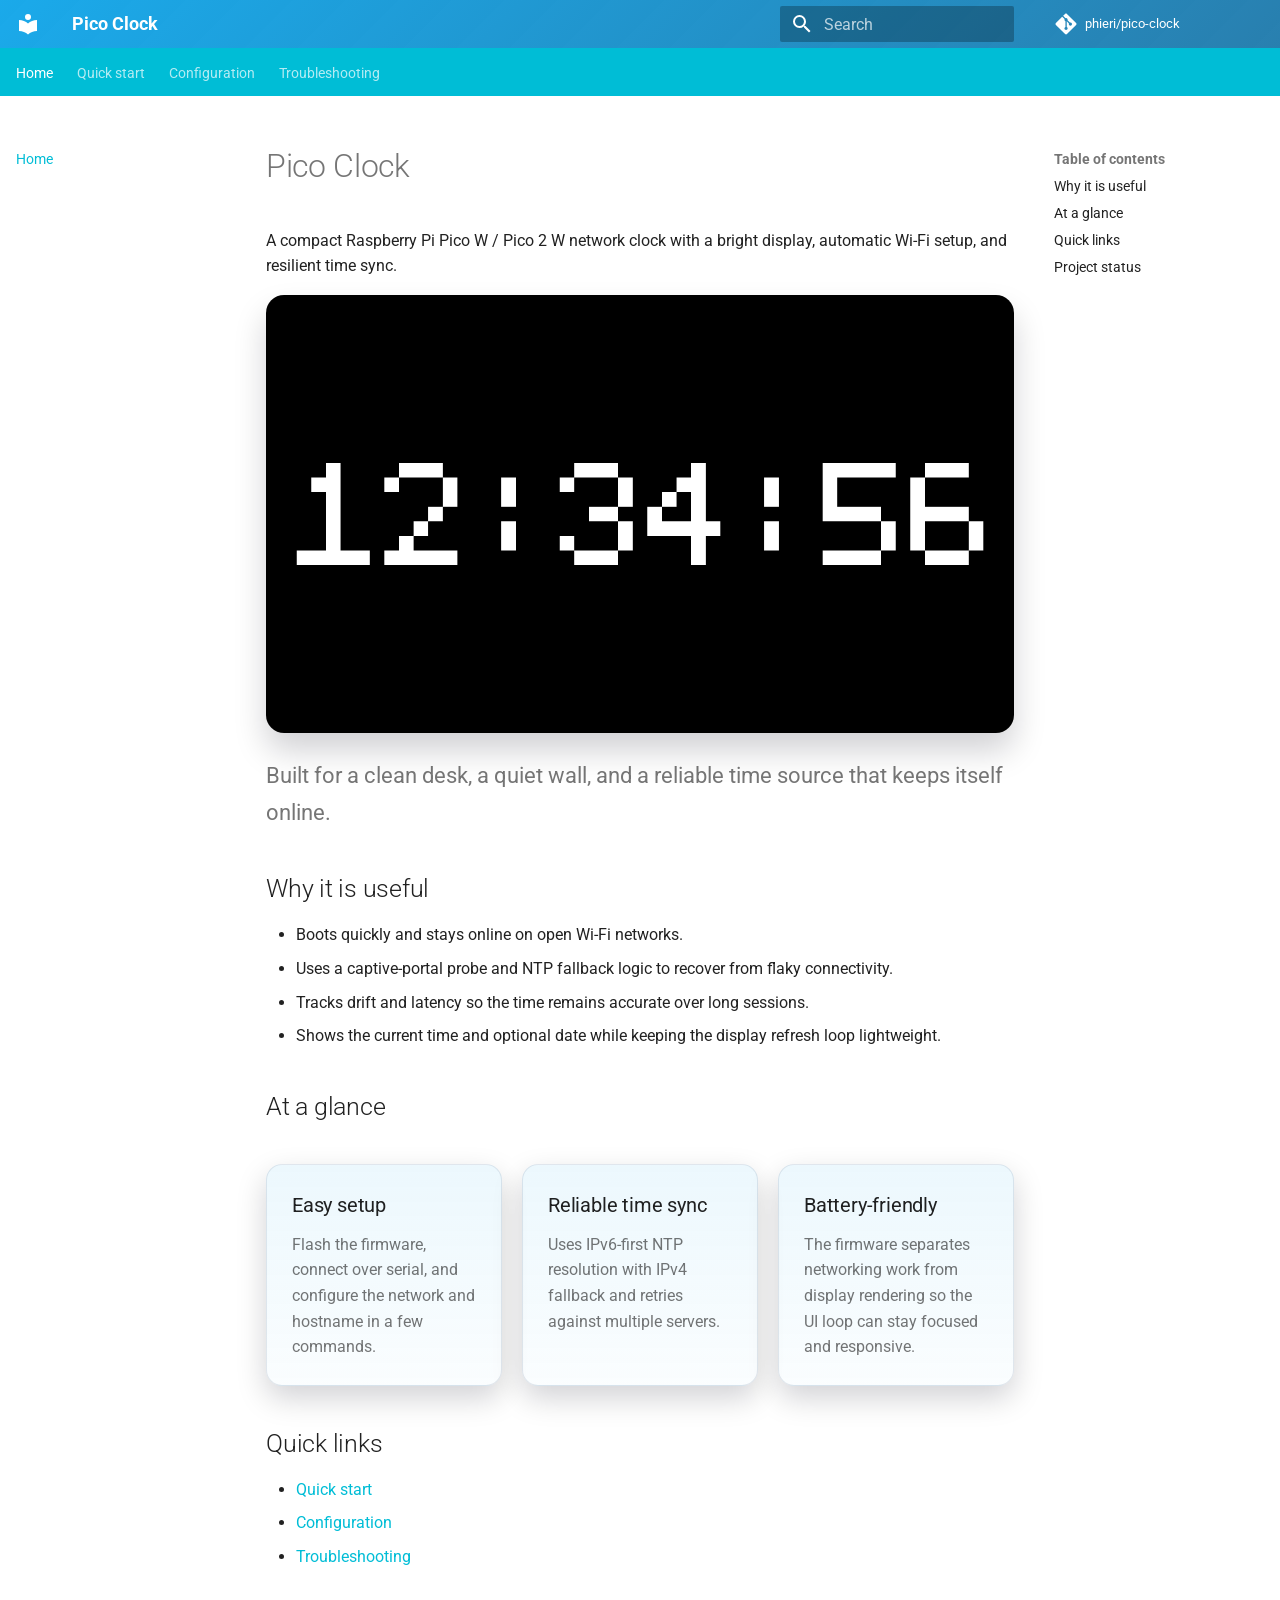
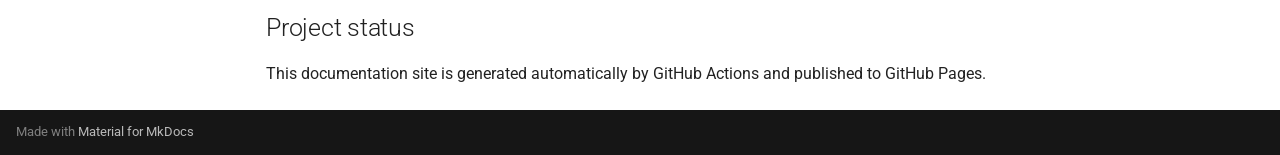
<file: site/index.html>
<!doctype html>
<html lang="en" class="no-js">
  <head>
    
      <meta charset="utf-8">
      <meta name="viewport" content="width=device-width,initial-scale=1">
      
        <meta name="description" content="User guide and setup instructions for the Pico Clock networked display.">
      
      
      
        <link rel="canonical" href="https://phieri.github.io/pico-clock/">
      
      
      
        <link rel="next" href="getting-started/">
      
      
        
      
      
      <link rel="icon" href="assets/images/favicon.png">
      <meta name="generator" content="mkdocs-1.6.1, mkdocs-material-9.7.7">
    
    
      
        <title>Pico Clock</title>
      
    
    
      <link rel="stylesheet" href="assets/stylesheets/main.ec1eaa64.min.css">
      
        
        <link rel="stylesheet" href="assets/stylesheets/palette.ab4e12ef.min.css">
      
      


    
    
      
    
    
      
        
        
        <link rel="preconnect" href="https://fonts.gstatic.com" crossorigin>
        <link rel="stylesheet" href="https://fonts.googleapis.com/css?family=Roboto:300,300i,400,400i,700,700i%7CRoboto+Mono:400,400i,700,700i&display=fallback">
        <style>:root{--md-text-font:"Roboto";--md-code-font:"Roboto Mono"}</style>
      
    
    
      <link rel="stylesheet" href="stylesheets/extra.css">
    
    <script>__md_scope=new URL(".",location),__md_hash=e=>[...e].reduce(((e,_)=>(e<<5)-e+_.charCodeAt(0)),0),__md_get=(e,_=localStorage,t=__md_scope)=>JSON.parse(_.getItem(t.pathname+"."+e)),__md_set=(e,_,t=localStorage,a=__md_scope)=>{try{t.setItem(a.pathname+"."+e,JSON.stringify(_))}catch(e){}}</script>
    
      

    
    
  </head>
  
  
    
    
      
    
    
    
    
    <body dir="ltr" data-md-color-scheme="default" data-md-color-primary="cyan" data-md-color-accent="amber">
  
    
    <input class="md-toggle" data-md-toggle="drawer" type="checkbox" id="__drawer" autocomplete="off">
    <input class="md-toggle" data-md-toggle="search" type="checkbox" id="__search" autocomplete="off">
    <label class="md-overlay" for="__drawer"></label>
    <div data-md-component="skip">
      
        
        <a href="#pico-clock" class="md-skip">
          Skip to content
        </a>
      
    </div>
    <div data-md-component="announce">
      
    </div>
    
    
      

<header class="md-header" data-md-component="header">
  <nav class="md-header__inner md-grid" aria-label="Header">
    <a href="." title="Pico Clock" class="md-header__button md-logo" aria-label="Pico Clock" data-md-component="logo">
      
  
  <svg xmlns="http://www.w3.org/2000/svg" viewBox="0 0 24 24"><path d="M12 8a3 3 0 0 0 3-3 3 3 0 0 0-3-3 3 3 0 0 0-3 3 3 3 0 0 0 3 3m0 3.54C9.64 9.35 6.5 8 3 8v11c3.5 0 6.64 1.35 9 3.54 2.36-2.19 5.5-3.54 9-3.54V8c-3.5 0-6.64 1.35-9 3.54"/></svg>

    </a>
    <label class="md-header__button md-icon" for="__drawer">
      
      <svg xmlns="http://www.w3.org/2000/svg" viewBox="0 0 24 24"><path d="M3 6h18v2H3zm0 5h18v2H3zm0 5h18v2H3z"/></svg>
    </label>
    <div class="md-header__title" data-md-component="header-title">
      <div class="md-header__ellipsis">
        <div class="md-header__topic">
          <span class="md-ellipsis">
            Pico Clock
          </span>
        </div>
        <div class="md-header__topic" data-md-component="header-topic">
          <span class="md-ellipsis">
            
              Home
            
          </span>
        </div>
      </div>
    </div>
    
      
        <form class="md-header__option" data-md-component="palette">
  
    
    
    
    <input class="md-option" data-md-color-media="(prefers-color-scheme: light)" data-md-color-scheme="default" data-md-color-primary="cyan" data-md-color-accent="amber"  aria-hidden="true"  type="radio" name="__palette" id="__palette_0">
    
  
    
    
    
    <input class="md-option" data-md-color-media="(prefers-color-scheme: dark)" data-md-color-scheme="slate" data-md-color-primary="cyan" data-md-color-accent="amber"  aria-hidden="true"  type="radio" name="__palette" id="__palette_1">
    
  
</form>
      
    
    
      <script>var palette=__md_get("__palette");if(palette&&palette.color){if("(prefers-color-scheme)"===palette.color.media){var media=matchMedia("(prefers-color-scheme: light)"),input=document.querySelector(media.matches?"[data-md-color-media='(prefers-color-scheme: light)']":"[data-md-color-media='(prefers-color-scheme: dark)']");palette.color.media=input.getAttribute("data-md-color-media"),palette.color.scheme=input.getAttribute("data-md-color-scheme"),palette.color.primary=input.getAttribute("data-md-color-primary"),palette.color.accent=input.getAttribute("data-md-color-accent")}for(var[key,value]of Object.entries(palette.color))document.body.setAttribute("data-md-color-"+key,value)}</script>
    
    
    
      
      
        <label class="md-header__button md-icon" for="__search">
          
          <svg xmlns="http://www.w3.org/2000/svg" viewBox="0 0 24 24"><path d="M9.5 3A6.5 6.5 0 0 1 16 9.5c0 1.61-.59 3.09-1.56 4.23l.27.27h.79l5 5-1.5 1.5-5-5v-.79l-.27-.27A6.52 6.52 0 0 1 9.5 16 6.5 6.5 0 0 1 3 9.5 6.5 6.5 0 0 1 9.5 3m0 2C7 5 5 7 5 9.5S7 14 9.5 14 14 12 14 9.5 12 5 9.5 5"/></svg>
        </label>
        <div class="md-search" data-md-component="search" role="dialog">
  <label class="md-search__overlay" for="__search"></label>
  <div class="md-search__inner" role="search">
    <form class="md-search__form" name="search">
      <input type="text" class="md-search__input" name="query" aria-label="Search" placeholder="Search" autocapitalize="off" autocorrect="off" autocomplete="off" spellcheck="false" data-md-component="search-query" required>
      <label class="md-search__icon md-icon" for="__search">
        
        <svg xmlns="http://www.w3.org/2000/svg" viewBox="0 0 24 24"><path d="M9.5 3A6.5 6.5 0 0 1 16 9.5c0 1.61-.59 3.09-1.56 4.23l.27.27h.79l5 5-1.5 1.5-5-5v-.79l-.27-.27A6.52 6.52 0 0 1 9.5 16 6.5 6.5 0 0 1 3 9.5 6.5 6.5 0 0 1 9.5 3m0 2C7 5 5 7 5 9.5S7 14 9.5 14 14 12 14 9.5 12 5 9.5 5"/></svg>
        
        <svg xmlns="http://www.w3.org/2000/svg" viewBox="0 0 24 24"><path d="M20 11v2H8l5.5 5.5-1.42 1.42L4.16 12l7.92-7.92L13.5 5.5 8 11z"/></svg>
      </label>
      <nav class="md-search__options" aria-label="Search">
        
        <button type="reset" class="md-search__icon md-icon" title="Clear" aria-label="Clear" tabindex="-1">
          
          <svg xmlns="http://www.w3.org/2000/svg" viewBox="0 0 24 24"><path d="M19 6.41 17.59 5 12 10.59 6.41 5 5 6.41 10.59 12 5 17.59 6.41 19 12 13.41 17.59 19 19 17.59 13.41 12z"/></svg>
        </button>
      </nav>
      
    </form>
    <div class="md-search__output">
      <div class="md-search__scrollwrap" tabindex="0" data-md-scrollfix>
        <div class="md-search-result" data-md-component="search-result">
          <div class="md-search-result__meta">
            Initializing search
          </div>
          <ol class="md-search-result__list" role="presentation"></ol>
        </div>
      </div>
    </div>
  </div>
</div>
      
    
    
      <div class="md-header__source">
        <a href="https://github.com/phieri/pico-clock" title="Go to repository" class="md-source" data-md-component="source">
  <div class="md-source__icon md-icon">
    
    <svg xmlns="http://www.w3.org/2000/svg" viewBox="0 0 448 512"><!--! Font Awesome Free 7.1.0 by @fontawesome - https://fontawesome.com License - https://fontawesome.com/license/free (Icons: CC BY 4.0, Fonts: SIL OFL 1.1, Code: MIT License) Copyright 2025 Fonticons, Inc.--><path d="M439.6 236.1 244 40.5c-5.4-5.5-12.8-8.5-20.4-8.5s-15 3-20.4 8.4L162.5 81l51.5 51.5c27.1-9.1 52.7 16.8 43.4 43.7l49.7 49.7c34.2-11.8 61.2 31 35.5 56.7-26.5 26.5-70.2-2.9-56-37.3L240.3 199v121.9c25.3 12.5 22.3 41.8 9.1 55-6.4 6.4-15.2 10.1-24.3 10.1s-17.8-3.6-24.3-10.1c-17.6-17.6-11.1-46.9 11.2-56v-123c-20.8-8.5-24.6-30.7-18.6-45L142.6 101 8.5 235.1C3 240.6 0 247.9 0 255.5s3 15 8.5 20.4l195.6 195.7c5.4 5.4 12.7 8.4 20.4 8.4s15-3 20.4-8.4l194.7-194.7c5.4-5.4 8.4-12.8 8.4-20.4s-3-15-8.4-20.4"/></svg>
  </div>
  <div class="md-source__repository">
    phieri/pico-clock
  </div>
</a>
      </div>
    
  </nav>
  
</header>
    
    <div class="md-container" data-md-component="container">
      
      
        
          
            
<nav class="md-tabs" aria-label="Tabs" data-md-component="tabs">
  <div class="md-grid">
    <ul class="md-tabs__list">
      
        
  
  
  
    
  
  
    <li class="md-tabs__item md-tabs__item--active">
      <a href="." class="md-tabs__link">
        
  
  
    
  
  Home

      </a>
    </li>
  

      
        
  
  
  
  
    <li class="md-tabs__item">
      <a href="getting-started/" class="md-tabs__link">
        
  
  
    
  
  Quick start

      </a>
    </li>
  

      
        
  
  
  
  
    <li class="md-tabs__item">
      <a href="configuration/" class="md-tabs__link">
        
  
  
    
  
  Configuration

      </a>
    </li>
  

      
        
  
  
  
  
    <li class="md-tabs__item">
      <a href="troubleshooting/" class="md-tabs__link">
        
  
  
    
  
  Troubleshooting

      </a>
    </li>
  

      
    </ul>
  </div>
</nav>
          
        
      
      <main class="md-main" data-md-component="main">
        <div class="md-main__inner md-grid">
          
            
              
              <div class="md-sidebar md-sidebar--primary" data-md-component="sidebar" data-md-type="navigation" >
                <div class="md-sidebar__scrollwrap">
                  <div class="md-sidebar__inner">
                    


  


<nav class="md-nav md-nav--primary md-nav--lifted" aria-label="Navigation" data-md-level="0">
  <label class="md-nav__title" for="__drawer">
    <a href="." title="Pico Clock" class="md-nav__button md-logo" aria-label="Pico Clock" data-md-component="logo">
      
  
  <svg xmlns="http://www.w3.org/2000/svg" viewBox="0 0 24 24"><path d="M12 8a3 3 0 0 0 3-3 3 3 0 0 0-3-3 3 3 0 0 0-3 3 3 3 0 0 0 3 3m0 3.54C9.64 9.35 6.5 8 3 8v11c3.5 0 6.64 1.35 9 3.54 2.36-2.19 5.5-3.54 9-3.54V8c-3.5 0-6.64 1.35-9 3.54"/></svg>

    </a>
    Pico Clock
  </label>
  
    <div class="md-nav__source">
      <a href="https://github.com/phieri/pico-clock" title="Go to repository" class="md-source" data-md-component="source">
  <div class="md-source__icon md-icon">
    
    <svg xmlns="http://www.w3.org/2000/svg" viewBox="0 0 448 512"><!--! Font Awesome Free 7.1.0 by @fontawesome - https://fontawesome.com License - https://fontawesome.com/license/free (Icons: CC BY 4.0, Fonts: SIL OFL 1.1, Code: MIT License) Copyright 2025 Fonticons, Inc.--><path d="M439.6 236.1 244 40.5c-5.4-5.5-12.8-8.5-20.4-8.5s-15 3-20.4 8.4L162.5 81l51.5 51.5c27.1-9.1 52.7 16.8 43.4 43.7l49.7 49.7c34.2-11.8 61.2 31 35.5 56.7-26.5 26.5-70.2-2.9-56-37.3L240.3 199v121.9c25.3 12.5 22.3 41.8 9.1 55-6.4 6.4-15.2 10.1-24.3 10.1s-17.8-3.6-24.3-10.1c-17.6-17.6-11.1-46.9 11.2-56v-123c-20.8-8.5-24.6-30.7-18.6-45L142.6 101 8.5 235.1C3 240.6 0 247.9 0 255.5s3 15 8.5 20.4l195.6 195.7c5.4 5.4 12.7 8.4 20.4 8.4s15-3 20.4-8.4l194.7-194.7c5.4-5.4 8.4-12.8 8.4-20.4s-3-15-8.4-20.4"/></svg>
  </div>
  <div class="md-source__repository">
    phieri/pico-clock
  </div>
</a>
    </div>
  
  <ul class="md-nav__list" data-md-scrollfix>
    
      
      
  
  
    
  
  
  
    <li class="md-nav__item md-nav__item--active">
      
      <input class="md-nav__toggle md-toggle" type="checkbox" id="__toc">
      
      
        
      
      
        <label class="md-nav__link md-nav__link--active" for="__toc">
          
  
  
  <span class="md-ellipsis">
    
  
    Home
  

    
  </span>
  
  

          <span class="md-nav__icon md-icon"></span>
        </label>
      
      <a href="." class="md-nav__link md-nav__link--active">
        
  
  
  <span class="md-ellipsis">
    
  
    Home
  

    
  </span>
  
  

      </a>
      
        

<nav class="md-nav md-nav--secondary" aria-label="Table of contents">
  
  
  
    
  
  
    <label class="md-nav__title" for="__toc">
      <span class="md-nav__icon md-icon"></span>
      Table of contents
    </label>
    <ul class="md-nav__list" data-md-component="toc" data-md-scrollfix>
      
        <li class="md-nav__item">
  <a href="#why-it-is-useful" class="md-nav__link">
    <span class="md-ellipsis">
      
        Why it is useful
      
    </span>
  </a>
  
</li>
      
        <li class="md-nav__item">
  <a href="#at-a-glance" class="md-nav__link">
    <span class="md-ellipsis">
      
        At a glance
      
    </span>
  </a>
  
</li>
      
        <li class="md-nav__item">
  <a href="#quick-links" class="md-nav__link">
    <span class="md-ellipsis">
      
        Quick links
      
    </span>
  </a>
  
</li>
      
        <li class="md-nav__item">
  <a href="#project-status" class="md-nav__link">
    <span class="md-ellipsis">
      
        Project status
      
    </span>
  </a>
  
</li>
      
    </ul>
  
</nav>
      
    </li>
  

    
      
      
  
  
  
  
    <li class="md-nav__item">
      <a href="getting-started/" class="md-nav__link">
        
  
  
  <span class="md-ellipsis">
    
  
    Quick start
  

    
  </span>
  
  

      </a>
    </li>
  

    
      
      
  
  
  
  
    <li class="md-nav__item">
      <a href="configuration/" class="md-nav__link">
        
  
  
  <span class="md-ellipsis">
    
  
    Configuration
  

    
  </span>
  
  

      </a>
    </li>
  

    
      
      
  
  
  
  
    <li class="md-nav__item">
      <a href="troubleshooting/" class="md-nav__link">
        
  
  
  <span class="md-ellipsis">
    
  
    Troubleshooting
  

    
  </span>
  
  

      </a>
    </li>
  

    
  </ul>
</nav>
                  </div>
                </div>
              </div>
            
            
              
              <div class="md-sidebar md-sidebar--secondary" data-md-component="sidebar" data-md-type="toc" >
                <div class="md-sidebar__scrollwrap">
                  <div class="md-sidebar__inner">
                    

<nav class="md-nav md-nav--secondary" aria-label="Table of contents">
  
  
  
    
  
  
    <label class="md-nav__title" for="__toc">
      <span class="md-nav__icon md-icon"></span>
      Table of contents
    </label>
    <ul class="md-nav__list" data-md-component="toc" data-md-scrollfix>
      
        <li class="md-nav__item">
  <a href="#why-it-is-useful" class="md-nav__link">
    <span class="md-ellipsis">
      
        Why it is useful
      
    </span>
  </a>
  
</li>
      
        <li class="md-nav__item">
  <a href="#at-a-glance" class="md-nav__link">
    <span class="md-ellipsis">
      
        At a glance
      
    </span>
  </a>
  
</li>
      
        <li class="md-nav__item">
  <a href="#quick-links" class="md-nav__link">
    <span class="md-ellipsis">
      
        Quick links
      
    </span>
  </a>
  
</li>
      
        <li class="md-nav__item">
  <a href="#project-status" class="md-nav__link">
    <span class="md-ellipsis">
      
        Project status
      
    </span>
  </a>
  
</li>
      
    </ul>
  
</nav>
                  </div>
                </div>
              </div>
            
          
          
            <div class="md-content" data-md-component="content">
              
              <article class="md-content__inner md-typeset">
                
                  


  
  


<h1 id="pico-clock">Pico Clock<a class="headerlink" href="#pico-clock" title="Permanent link">&para;</a></h1>
<p>A compact Raspberry Pi Pico W / Pico 2 W network clock with a bright display, automatic Wi‑Fi setup, and resilient time sync.</p>
<p><img alt="Pico Clock display preview" src="pico-clock-screenshot.png" /></p>
<p class="md-typeset__lead">Built for a clean desk, a quiet wall, and a reliable time source that keeps itself online.</p>

<h2 id="why-it-is-useful">Why it is useful<a class="headerlink" href="#why-it-is-useful" title="Permanent link">&para;</a></h2>
<ul>
<li>Boots quickly and stays online on open Wi‑Fi networks.</li>
<li>Uses a captive-portal probe and NTP fallback logic to recover from flaky connectivity.</li>
<li>Tracks drift and latency so the time remains accurate over long sessions.</li>
<li>Shows the current time and optional date while keeping the display refresh loop lightweight.</li>
</ul>
<h2 id="at-a-glance">At a glance<a class="headerlink" href="#at-a-glance" title="Permanent link">&para;</a></h2>
<div class="feature-grid">
  <div class="feature-card">
    <h3>Easy setup</h3>
    <p>Flash the firmware, connect over serial, and configure the network and hostname in a few commands.</p>
  </div>
  <div class="feature-card">
    <h3>Reliable time sync</h3>
    <p>Uses IPv6-first NTP resolution with IPv4 fallback and retries against multiple servers.</p>
  </div>
  <div class="feature-card">
    <h3>Battery-friendly</h3>
    <p>The firmware separates networking work from display rendering so the UI loop can stay focused and responsive.</p>
  </div>
</div>

<h2 id="quick-links">Quick links<a class="headerlink" href="#quick-links" title="Permanent link">&para;</a></h2>
<ul>
<li><a href="getting-started/">Quick start</a></li>
<li><a href="configuration/">Configuration</a></li>
<li><a href="troubleshooting/">Troubleshooting</a></li>
</ul>
<h2 id="project-status">Project status<a class="headerlink" href="#project-status" title="Permanent link">&para;</a></h2>
<p>This documentation site is generated automatically by GitHub Actions and published to GitHub Pages.</p>












                
              </article>
            </div>
          
          
<script>var target=document.getElementById(location.hash.slice(1));target&&target.name&&(target.checked=target.name.startsWith("__tabbed_"))</script>
        </div>
        
          <button type="button" class="md-top md-icon" data-md-component="top" hidden>
  
  <svg xmlns="http://www.w3.org/2000/svg" viewBox="0 0 24 24"><path d="M13 20h-2V8l-5.5 5.5-1.42-1.42L12 4.16l7.92 7.92-1.42 1.42L13 8z"/></svg>
  Back to top
</button>
        
      </main>
      
        <footer class="md-footer">
  
  <div class="md-footer-meta md-typeset">
    <div class="md-footer-meta__inner md-grid">
      <div class="md-copyright">
  
  
    Made with
    <a href="https://squidfunk.github.io/mkdocs-material/" target="_blank" rel="noopener">
      Material for MkDocs
    </a>
  
</div>
      
    </div>
  </div>
</footer>
      
    </div>
    <div class="md-dialog" data-md-component="dialog">
      <div class="md-dialog__inner md-typeset"></div>
    </div>
    
    
    
      
      
      <script id="__config" type="application/json">{"annotate": null, "base": ".", "features": ["navigation.tabs", "navigation.sections", "navigation.top", "content.code.copy"], "search": "assets/javascripts/workers/search.2c215733.min.js", "tags": null, "translations": {"clipboard.copied": "Copied to clipboard", "clipboard.copy": "Copy to clipboard", "search.result.more.one": "1 more on this page", "search.result.more.other": "# more on this page", "search.result.none": "No matching documents", "search.result.one": "1 matching document", "search.result.other": "# matching documents", "search.result.placeholder": "Type to start searching", "search.result.term.missing": "Missing", "select.version": "Select version"}, "version": null}</script>
    
    
      <script src="assets/javascripts/bundle.d7400e89.min.js"></script>
      
    
  </body>
</html>
</file>
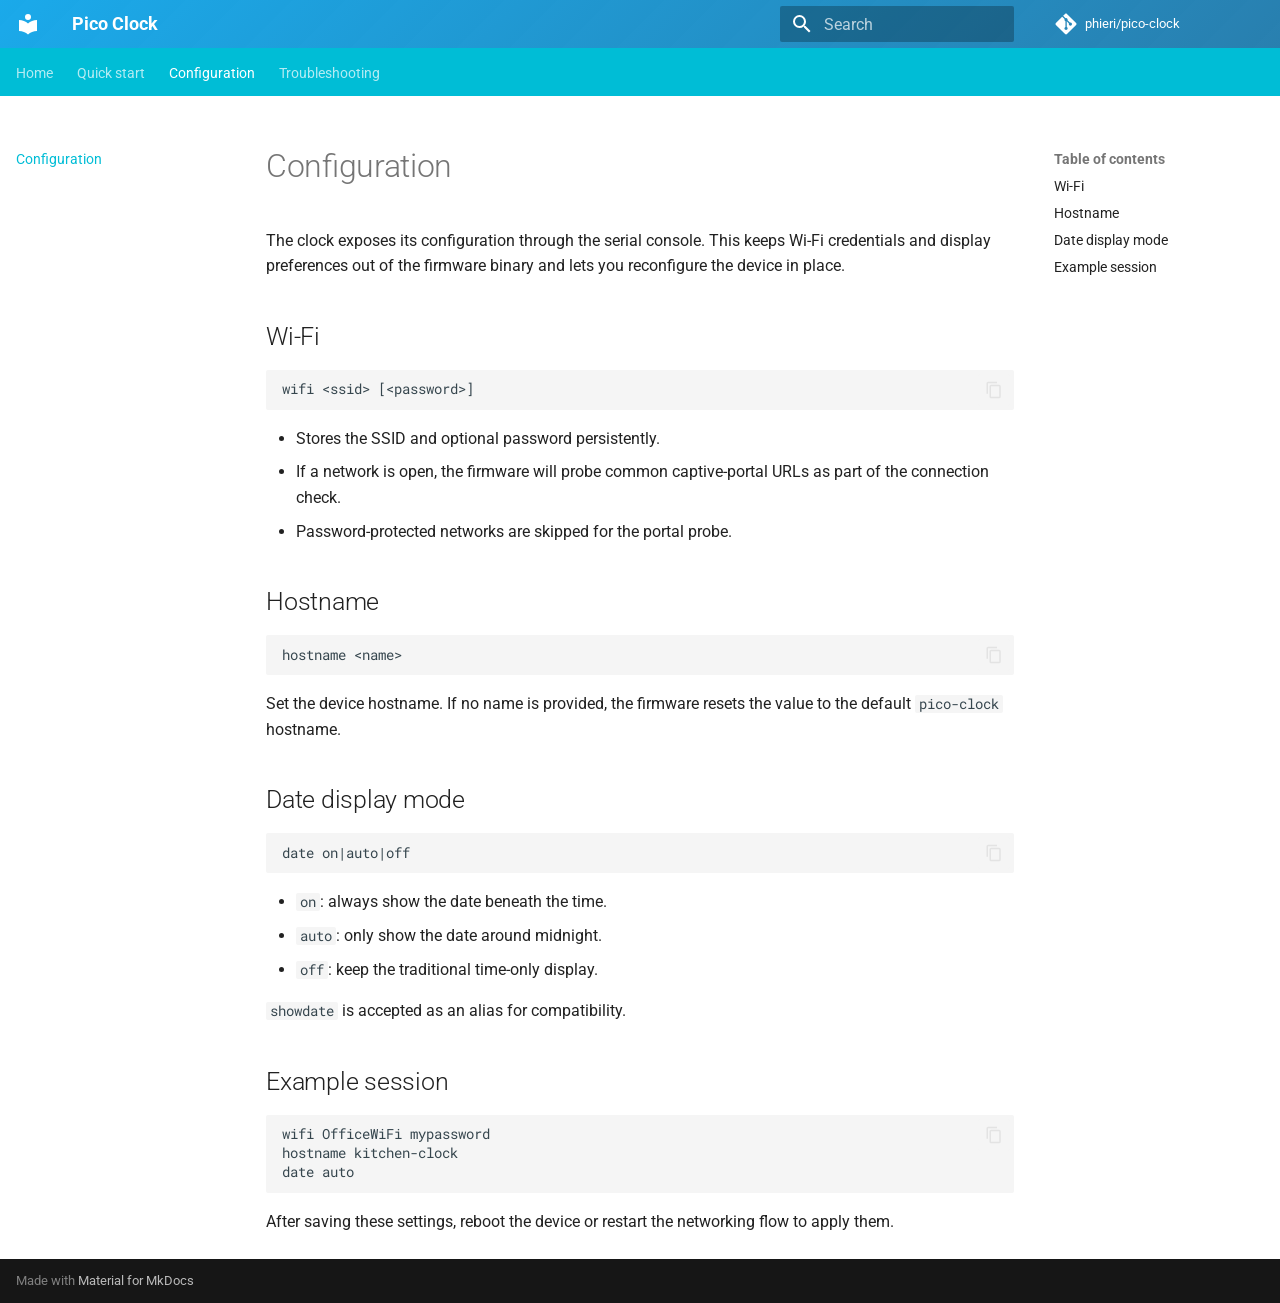
<file: site/configuration/index.html>
<!doctype html>
<html lang="en" class="no-js">
  <head>
    
      <meta charset="utf-8">
      <meta name="viewport" content="width=device-width,initial-scale=1">
      
        <meta name="description" content="User guide and setup instructions for the Pico Clock networked display.">
      
      
      
        <link rel="canonical" href="https://phieri.github.io/pico-clock/configuration/">
      
      
        <link rel="prev" href="../getting-started/">
      
      
        <link rel="next" href="../troubleshooting/">
      
      
        
      
      
      <link rel="icon" href="../assets/images/favicon.png">
      <meta name="generator" content="mkdocs-1.6.1, mkdocs-material-9.7.7">
    
    
      
        <title>Configuration - Pico Clock</title>
      
    
    
      <link rel="stylesheet" href="../assets/stylesheets/main.ec1eaa64.min.css">
      
        
        <link rel="stylesheet" href="../assets/stylesheets/palette.ab4e12ef.min.css">
      
      


    
    
      
    
    
      
        
        
        <link rel="preconnect" href="https://fonts.gstatic.com" crossorigin>
        <link rel="stylesheet" href="https://fonts.googleapis.com/css?family=Roboto:300,300i,400,400i,700,700i%7CRoboto+Mono:400,400i,700,700i&display=fallback">
        <style>:root{--md-text-font:"Roboto";--md-code-font:"Roboto Mono"}</style>
      
    
    
      <link rel="stylesheet" href="../stylesheets/extra.css">
    
    <script>__md_scope=new URL("..",location),__md_hash=e=>[...e].reduce(((e,_)=>(e<<5)-e+_.charCodeAt(0)),0),__md_get=(e,_=localStorage,t=__md_scope)=>JSON.parse(_.getItem(t.pathname+"."+e)),__md_set=(e,_,t=localStorage,a=__md_scope)=>{try{t.setItem(a.pathname+"."+e,JSON.stringify(_))}catch(e){}}</script>
    
      

    
    
  </head>
  
  
    
    
      
    
    
    
    
    <body dir="ltr" data-md-color-scheme="default" data-md-color-primary="cyan" data-md-color-accent="amber">
  
    
    <input class="md-toggle" data-md-toggle="drawer" type="checkbox" id="__drawer" autocomplete="off">
    <input class="md-toggle" data-md-toggle="search" type="checkbox" id="__search" autocomplete="off">
    <label class="md-overlay" for="__drawer"></label>
    <div data-md-component="skip">
      
        
        <a href="#configuration" class="md-skip">
          Skip to content
        </a>
      
    </div>
    <div data-md-component="announce">
      
    </div>
    
    
      

<header class="md-header" data-md-component="header">
  <nav class="md-header__inner md-grid" aria-label="Header">
    <a href=".." title="Pico Clock" class="md-header__button md-logo" aria-label="Pico Clock" data-md-component="logo">
      
  
  <svg xmlns="http://www.w3.org/2000/svg" viewBox="0 0 24 24"><path d="M12 8a3 3 0 0 0 3-3 3 3 0 0 0-3-3 3 3 0 0 0-3 3 3 3 0 0 0 3 3m0 3.54C9.64 9.35 6.5 8 3 8v11c3.5 0 6.64 1.35 9 3.54 2.36-2.19 5.5-3.54 9-3.54V8c-3.5 0-6.64 1.35-9 3.54"/></svg>

    </a>
    <label class="md-header__button md-icon" for="__drawer">
      
      <svg xmlns="http://www.w3.org/2000/svg" viewBox="0 0 24 24"><path d="M3 6h18v2H3zm0 5h18v2H3zm0 5h18v2H3z"/></svg>
    </label>
    <div class="md-header__title" data-md-component="header-title">
      <div class="md-header__ellipsis">
        <div class="md-header__topic">
          <span class="md-ellipsis">
            Pico Clock
          </span>
        </div>
        <div class="md-header__topic" data-md-component="header-topic">
          <span class="md-ellipsis">
            
              Configuration
            
          </span>
        </div>
      </div>
    </div>
    
      
        <form class="md-header__option" data-md-component="palette">
  
    
    
    
    <input class="md-option" data-md-color-media="(prefers-color-scheme: light)" data-md-color-scheme="default" data-md-color-primary="cyan" data-md-color-accent="amber"  aria-hidden="true"  type="radio" name="__palette" id="__palette_0">
    
  
    
    
    
    <input class="md-option" data-md-color-media="(prefers-color-scheme: dark)" data-md-color-scheme="slate" data-md-color-primary="cyan" data-md-color-accent="amber"  aria-hidden="true"  type="radio" name="__palette" id="__palette_1">
    
  
</form>
      
    
    
      <script>var palette=__md_get("__palette");if(palette&&palette.color){if("(prefers-color-scheme)"===palette.color.media){var media=matchMedia("(prefers-color-scheme: light)"),input=document.querySelector(media.matches?"[data-md-color-media='(prefers-color-scheme: light)']":"[data-md-color-media='(prefers-color-scheme: dark)']");palette.color.media=input.getAttribute("data-md-color-media"),palette.color.scheme=input.getAttribute("data-md-color-scheme"),palette.color.primary=input.getAttribute("data-md-color-primary"),palette.color.accent=input.getAttribute("data-md-color-accent")}for(var[key,value]of Object.entries(palette.color))document.body.setAttribute("data-md-color-"+key,value)}</script>
    
    
    
      
      
        <label class="md-header__button md-icon" for="__search">
          
          <svg xmlns="http://www.w3.org/2000/svg" viewBox="0 0 24 24"><path d="M9.5 3A6.5 6.5 0 0 1 16 9.5c0 1.61-.59 3.09-1.56 4.23l.27.27h.79l5 5-1.5 1.5-5-5v-.79l-.27-.27A6.52 6.52 0 0 1 9.5 16 6.5 6.5 0 0 1 3 9.5 6.5 6.5 0 0 1 9.5 3m0 2C7 5 5 7 5 9.5S7 14 9.5 14 14 12 14 9.5 12 5 9.5 5"/></svg>
        </label>
        <div class="md-search" data-md-component="search" role="dialog">
  <label class="md-search__overlay" for="__search"></label>
  <div class="md-search__inner" role="search">
    <form class="md-search__form" name="search">
      <input type="text" class="md-search__input" name="query" aria-label="Search" placeholder="Search" autocapitalize="off" autocorrect="off" autocomplete="off" spellcheck="false" data-md-component="search-query" required>
      <label class="md-search__icon md-icon" for="__search">
        
        <svg xmlns="http://www.w3.org/2000/svg" viewBox="0 0 24 24"><path d="M9.5 3A6.5 6.5 0 0 1 16 9.5c0 1.61-.59 3.09-1.56 4.23l.27.27h.79l5 5-1.5 1.5-5-5v-.79l-.27-.27A6.52 6.52 0 0 1 9.5 16 6.5 6.5 0 0 1 3 9.5 6.5 6.5 0 0 1 9.5 3m0 2C7 5 5 7 5 9.5S7 14 9.5 14 14 12 14 9.5 12 5 9.5 5"/></svg>
        
        <svg xmlns="http://www.w3.org/2000/svg" viewBox="0 0 24 24"><path d="M20 11v2H8l5.5 5.5-1.42 1.42L4.16 12l7.92-7.92L13.5 5.5 8 11z"/></svg>
      </label>
      <nav class="md-search__options" aria-label="Search">
        
        <button type="reset" class="md-search__icon md-icon" title="Clear" aria-label="Clear" tabindex="-1">
          
          <svg xmlns="http://www.w3.org/2000/svg" viewBox="0 0 24 24"><path d="M19 6.41 17.59 5 12 10.59 6.41 5 5 6.41 10.59 12 5 17.59 6.41 19 12 13.41 17.59 19 19 17.59 13.41 12z"/></svg>
        </button>
      </nav>
      
    </form>
    <div class="md-search__output">
      <div class="md-search__scrollwrap" tabindex="0" data-md-scrollfix>
        <div class="md-search-result" data-md-component="search-result">
          <div class="md-search-result__meta">
            Initializing search
          </div>
          <ol class="md-search-result__list" role="presentation"></ol>
        </div>
      </div>
    </div>
  </div>
</div>
      
    
    
      <div class="md-header__source">
        <a href="https://github.com/phieri/pico-clock" title="Go to repository" class="md-source" data-md-component="source">
  <div class="md-source__icon md-icon">
    
    <svg xmlns="http://www.w3.org/2000/svg" viewBox="0 0 448 512"><!--! Font Awesome Free 7.1.0 by @fontawesome - https://fontawesome.com License - https://fontawesome.com/license/free (Icons: CC BY 4.0, Fonts: SIL OFL 1.1, Code: MIT License) Copyright 2025 Fonticons, Inc.--><path d="M439.6 236.1 244 40.5c-5.4-5.5-12.8-8.5-20.4-8.5s-15 3-20.4 8.4L162.5 81l51.5 51.5c27.1-9.1 52.7 16.8 43.4 43.7l49.7 49.7c34.2-11.8 61.2 31 35.5 56.7-26.5 26.5-70.2-2.9-56-37.3L240.3 199v121.9c25.3 12.5 22.3 41.8 9.1 55-6.4 6.4-15.2 10.1-24.3 10.1s-17.8-3.6-24.3-10.1c-17.6-17.6-11.1-46.9 11.2-56v-123c-20.8-8.5-24.6-30.7-18.6-45L142.6 101 8.5 235.1C3 240.6 0 247.9 0 255.5s3 15 8.5 20.4l195.6 195.7c5.4 5.4 12.7 8.4 20.4 8.4s15-3 20.4-8.4l194.7-194.7c5.4-5.4 8.4-12.8 8.4-20.4s-3-15-8.4-20.4"/></svg>
  </div>
  <div class="md-source__repository">
    phieri/pico-clock
  </div>
</a>
      </div>
    
  </nav>
  
</header>
    
    <div class="md-container" data-md-component="container">
      
      
        
          
            
<nav class="md-tabs" aria-label="Tabs" data-md-component="tabs">
  <div class="md-grid">
    <ul class="md-tabs__list">
      
        
  
  
  
  
    <li class="md-tabs__item">
      <a href=".." class="md-tabs__link">
        
  
  
    
  
  Home

      </a>
    </li>
  

      
        
  
  
  
  
    <li class="md-tabs__item">
      <a href="../getting-started/" class="md-tabs__link">
        
  
  
    
  
  Quick start

      </a>
    </li>
  

      
        
  
  
  
    
  
  
    <li class="md-tabs__item md-tabs__item--active">
      <a href="./" class="md-tabs__link">
        
  
  
    
  
  Configuration

      </a>
    </li>
  

      
        
  
  
  
  
    <li class="md-tabs__item">
      <a href="../troubleshooting/" class="md-tabs__link">
        
  
  
    
  
  Troubleshooting

      </a>
    </li>
  

      
    </ul>
  </div>
</nav>
          
        
      
      <main class="md-main" data-md-component="main">
        <div class="md-main__inner md-grid">
          
            
              
              <div class="md-sidebar md-sidebar--primary" data-md-component="sidebar" data-md-type="navigation" >
                <div class="md-sidebar__scrollwrap">
                  <div class="md-sidebar__inner">
                    


  


<nav class="md-nav md-nav--primary md-nav--lifted" aria-label="Navigation" data-md-level="0">
  <label class="md-nav__title" for="__drawer">
    <a href=".." title="Pico Clock" class="md-nav__button md-logo" aria-label="Pico Clock" data-md-component="logo">
      
  
  <svg xmlns="http://www.w3.org/2000/svg" viewBox="0 0 24 24"><path d="M12 8a3 3 0 0 0 3-3 3 3 0 0 0-3-3 3 3 0 0 0-3 3 3 3 0 0 0 3 3m0 3.54C9.64 9.35 6.5 8 3 8v11c3.5 0 6.64 1.35 9 3.54 2.36-2.19 5.5-3.54 9-3.54V8c-3.5 0-6.64 1.35-9 3.54"/></svg>

    </a>
    Pico Clock
  </label>
  
    <div class="md-nav__source">
      <a href="https://github.com/phieri/pico-clock" title="Go to repository" class="md-source" data-md-component="source">
  <div class="md-source__icon md-icon">
    
    <svg xmlns="http://www.w3.org/2000/svg" viewBox="0 0 448 512"><!--! Font Awesome Free 7.1.0 by @fontawesome - https://fontawesome.com License - https://fontawesome.com/license/free (Icons: CC BY 4.0, Fonts: SIL OFL 1.1, Code: MIT License) Copyright 2025 Fonticons, Inc.--><path d="M439.6 236.1 244 40.5c-5.4-5.5-12.8-8.5-20.4-8.5s-15 3-20.4 8.4L162.5 81l51.5 51.5c27.1-9.1 52.7 16.8 43.4 43.7l49.7 49.7c34.2-11.8 61.2 31 35.5 56.7-26.5 26.5-70.2-2.9-56-37.3L240.3 199v121.9c25.3 12.5 22.3 41.8 9.1 55-6.4 6.4-15.2 10.1-24.3 10.1s-17.8-3.6-24.3-10.1c-17.6-17.6-11.1-46.9 11.2-56v-123c-20.8-8.5-24.6-30.7-18.6-45L142.6 101 8.5 235.1C3 240.6 0 247.9 0 255.5s3 15 8.5 20.4l195.6 195.7c5.4 5.4 12.7 8.4 20.4 8.4s15-3 20.4-8.4l194.7-194.7c5.4-5.4 8.4-12.8 8.4-20.4s-3-15-8.4-20.4"/></svg>
  </div>
  <div class="md-source__repository">
    phieri/pico-clock
  </div>
</a>
    </div>
  
  <ul class="md-nav__list" data-md-scrollfix>
    
      
      
  
  
  
  
    <li class="md-nav__item">
      <a href=".." class="md-nav__link">
        
  
  
  <span class="md-ellipsis">
    
  
    Home
  

    
  </span>
  
  

      </a>
    </li>
  

    
      
      
  
  
  
  
    <li class="md-nav__item">
      <a href="../getting-started/" class="md-nav__link">
        
  
  
  <span class="md-ellipsis">
    
  
    Quick start
  

    
  </span>
  
  

      </a>
    </li>
  

    
      
      
  
  
    
  
  
  
    <li class="md-nav__item md-nav__item--active">
      
      <input class="md-nav__toggle md-toggle" type="checkbox" id="__toc">
      
      
        
      
      
        <label class="md-nav__link md-nav__link--active" for="__toc">
          
  
  
  <span class="md-ellipsis">
    
  
    Configuration
  

    
  </span>
  
  

          <span class="md-nav__icon md-icon"></span>
        </label>
      
      <a href="./" class="md-nav__link md-nav__link--active">
        
  
  
  <span class="md-ellipsis">
    
  
    Configuration
  

    
  </span>
  
  

      </a>
      
        

<nav class="md-nav md-nav--secondary" aria-label="Table of contents">
  
  
  
    
  
  
    <label class="md-nav__title" for="__toc">
      <span class="md-nav__icon md-icon"></span>
      Table of contents
    </label>
    <ul class="md-nav__list" data-md-component="toc" data-md-scrollfix>
      
        <li class="md-nav__item">
  <a href="#wifi" class="md-nav__link">
    <span class="md-ellipsis">
      
        Wi‑Fi
      
    </span>
  </a>
  
</li>
      
        <li class="md-nav__item">
  <a href="#hostname" class="md-nav__link">
    <span class="md-ellipsis">
      
        Hostname
      
    </span>
  </a>
  
</li>
      
        <li class="md-nav__item">
  <a href="#date-display-mode" class="md-nav__link">
    <span class="md-ellipsis">
      
        Date display mode
      
    </span>
  </a>
  
</li>
      
        <li class="md-nav__item">
  <a href="#example-session" class="md-nav__link">
    <span class="md-ellipsis">
      
        Example session
      
    </span>
  </a>
  
</li>
      
    </ul>
  
</nav>
      
    </li>
  

    
      
      
  
  
  
  
    <li class="md-nav__item">
      <a href="../troubleshooting/" class="md-nav__link">
        
  
  
  <span class="md-ellipsis">
    
  
    Troubleshooting
  

    
  </span>
  
  

      </a>
    </li>
  

    
  </ul>
</nav>
                  </div>
                </div>
              </div>
            
            
              
              <div class="md-sidebar md-sidebar--secondary" data-md-component="sidebar" data-md-type="toc" >
                <div class="md-sidebar__scrollwrap">
                  <div class="md-sidebar__inner">
                    

<nav class="md-nav md-nav--secondary" aria-label="Table of contents">
  
  
  
    
  
  
    <label class="md-nav__title" for="__toc">
      <span class="md-nav__icon md-icon"></span>
      Table of contents
    </label>
    <ul class="md-nav__list" data-md-component="toc" data-md-scrollfix>
      
        <li class="md-nav__item">
  <a href="#wifi" class="md-nav__link">
    <span class="md-ellipsis">
      
        Wi‑Fi
      
    </span>
  </a>
  
</li>
      
        <li class="md-nav__item">
  <a href="#hostname" class="md-nav__link">
    <span class="md-ellipsis">
      
        Hostname
      
    </span>
  </a>
  
</li>
      
        <li class="md-nav__item">
  <a href="#date-display-mode" class="md-nav__link">
    <span class="md-ellipsis">
      
        Date display mode
      
    </span>
  </a>
  
</li>
      
        <li class="md-nav__item">
  <a href="#example-session" class="md-nav__link">
    <span class="md-ellipsis">
      
        Example session
      
    </span>
  </a>
  
</li>
      
    </ul>
  
</nav>
                  </div>
                </div>
              </div>
            
          
          
            <div class="md-content" data-md-component="content">
              
              <article class="md-content__inner md-typeset">
                
                  


  
  


<h1 id="configuration">Configuration<a class="headerlink" href="#configuration" title="Permanent link">&para;</a></h1>
<p>The clock exposes its configuration through the serial console. This keeps Wi‑Fi credentials and display preferences out of the firmware binary and lets you reconfigure the device in place.</p>
<h2 id="wifi">Wi‑Fi<a class="headerlink" href="#wifi" title="Permanent link">&para;</a></h2>
<pre><code class="language-text">wifi &lt;ssid&gt; [&lt;password&gt;]
</code></pre>
<ul>
<li>Stores the SSID and optional password persistently.</li>
<li>If a network is open, the firmware will probe common captive-portal URLs as part of the connection check.</li>
<li>Password-protected networks are skipped for the portal probe.</li>
</ul>
<h2 id="hostname">Hostname<a class="headerlink" href="#hostname" title="Permanent link">&para;</a></h2>
<pre><code class="language-text">hostname &lt;name&gt;
</code></pre>
<p>Set the device hostname. If no name is provided, the firmware resets the value to the default <code>pico-clock</code> hostname.</p>
<h2 id="date-display-mode">Date display mode<a class="headerlink" href="#date-display-mode" title="Permanent link">&para;</a></h2>
<pre><code class="language-text">date on|auto|off
</code></pre>
<ul>
<li><code>on</code>: always show the date beneath the time.</li>
<li><code>auto</code>: only show the date around midnight.</li>
<li><code>off</code>: keep the traditional time-only display.</li>
</ul>
<p><code>showdate</code> is accepted as an alias for compatibility.</p>
<h2 id="example-session">Example session<a class="headerlink" href="#example-session" title="Permanent link">&para;</a></h2>
<pre><code class="language-text">wifi OfficeWiFi mypassword
hostname kitchen-clock
date auto
</code></pre>
<p>After saving these settings, reboot the device or restart the networking flow to apply them.</p>












                
              </article>
            </div>
          
          
<script>var target=document.getElementById(location.hash.slice(1));target&&target.name&&(target.checked=target.name.startsWith("__tabbed_"))</script>
        </div>
        
          <button type="button" class="md-top md-icon" data-md-component="top" hidden>
  
  <svg xmlns="http://www.w3.org/2000/svg" viewBox="0 0 24 24"><path d="M13 20h-2V8l-5.5 5.5-1.42-1.42L12 4.16l7.92 7.92-1.42 1.42L13 8z"/></svg>
  Back to top
</button>
        
      </main>
      
        <footer class="md-footer">
  
  <div class="md-footer-meta md-typeset">
    <div class="md-footer-meta__inner md-grid">
      <div class="md-copyright">
  
  
    Made with
    <a href="https://squidfunk.github.io/mkdocs-material/" target="_blank" rel="noopener">
      Material for MkDocs
    </a>
  
</div>
      
    </div>
  </div>
</footer>
      
    </div>
    <div class="md-dialog" data-md-component="dialog">
      <div class="md-dialog__inner md-typeset"></div>
    </div>
    
    
    
      
      
      <script id="__config" type="application/json">{"annotate": null, "base": "..", "features": ["navigation.tabs", "navigation.sections", "navigation.top", "content.code.copy"], "search": "../assets/javascripts/workers/search.2c215733.min.js", "tags": null, "translations": {"clipboard.copied": "Copied to clipboard", "clipboard.copy": "Copy to clipboard", "search.result.more.one": "1 more on this page", "search.result.more.other": "# more on this page", "search.result.none": "No matching documents", "search.result.one": "1 matching document", "search.result.other": "# matching documents", "search.result.placeholder": "Type to start searching", "search.result.term.missing": "Missing", "select.version": "Select version"}, "version": null}</script>
    
    
      <script src="../assets/javascripts/bundle.d7400e89.min.js"></script>
      
    
  </body>
</html>
</file>
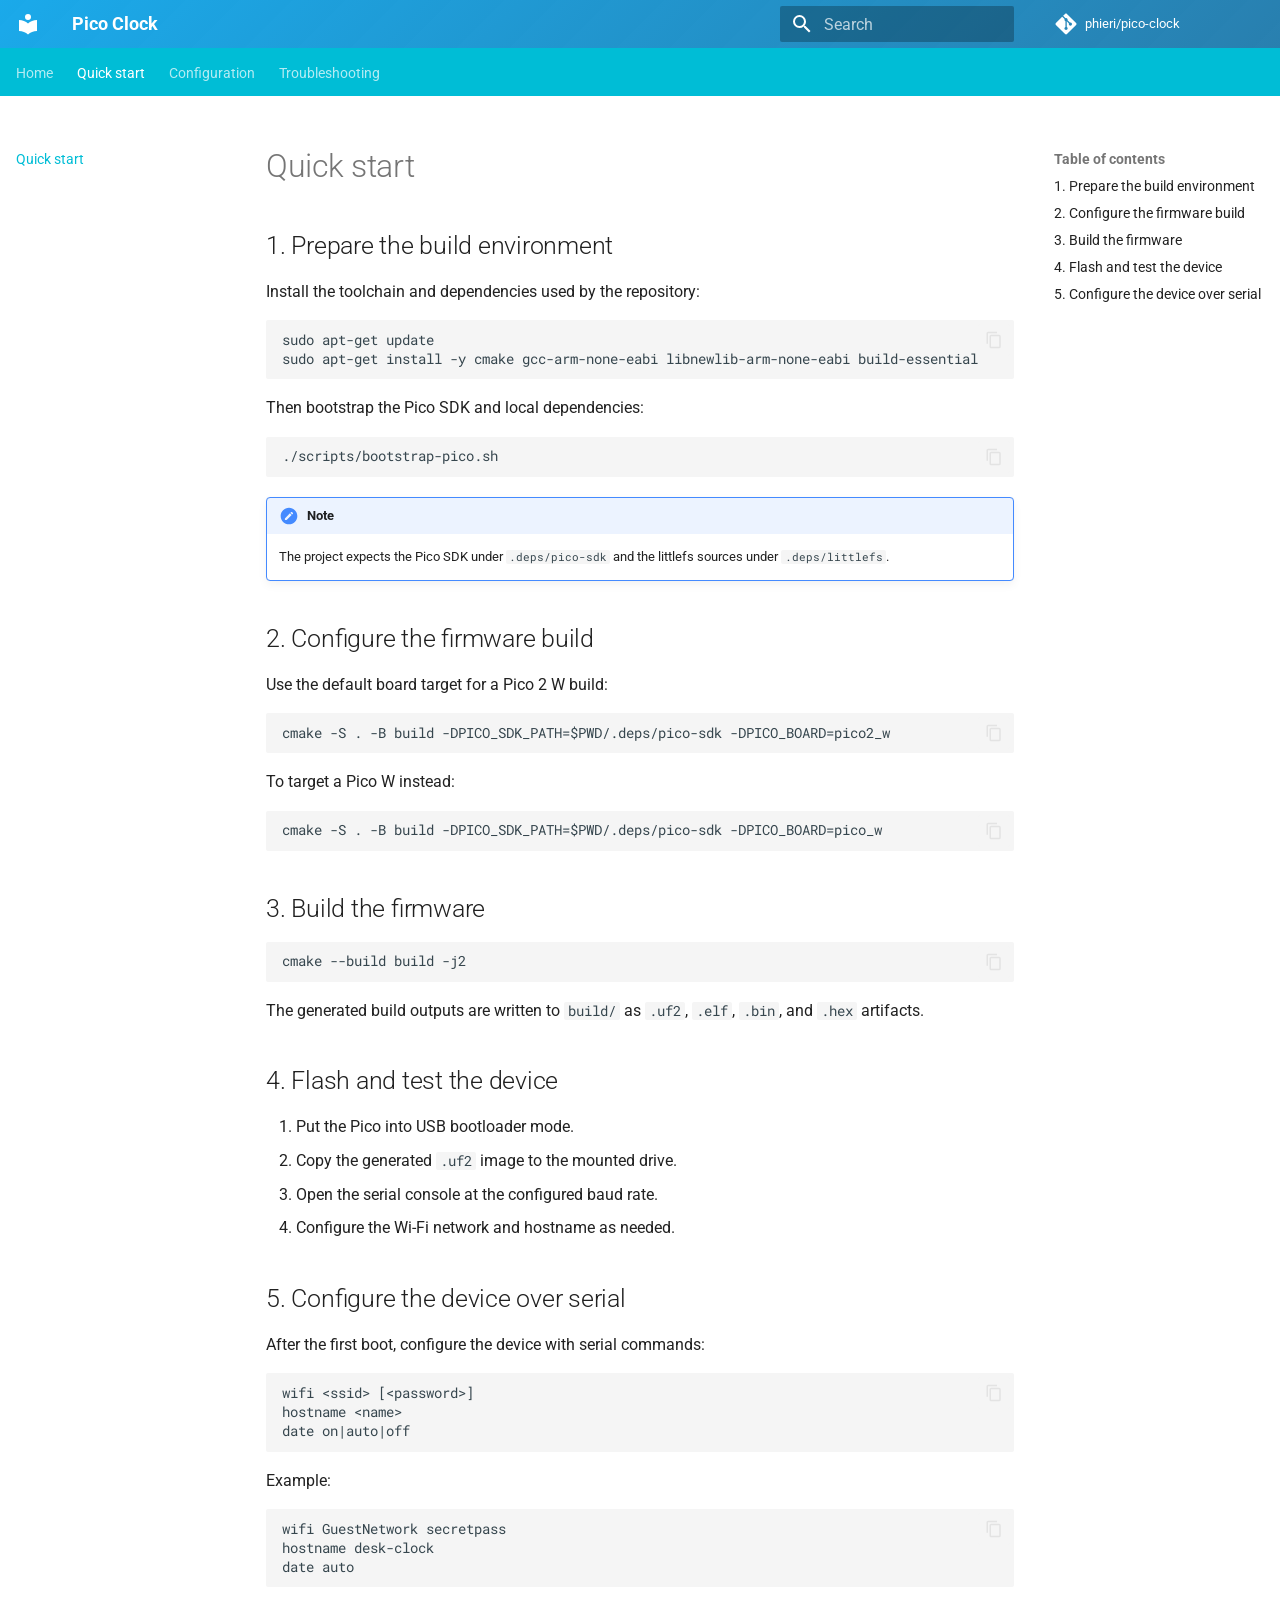
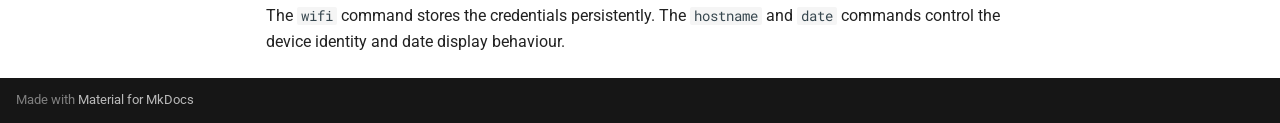
<file: site/getting-started/index.html>
<!doctype html>
<html lang="en" class="no-js">
  <head>
    
      <meta charset="utf-8">
      <meta name="viewport" content="width=device-width,initial-scale=1">
      
        <meta name="description" content="User guide and setup instructions for the Pico Clock networked display.">
      
      
      
        <link rel="canonical" href="https://phieri.github.io/pico-clock/getting-started/">
      
      
        <link rel="prev" href="..">
      
      
        <link rel="next" href="../configuration/">
      
      
        
      
      
      <link rel="icon" href="../assets/images/favicon.png">
      <meta name="generator" content="mkdocs-1.6.1, mkdocs-material-9.7.7">
    
    
      
        <title>Quick start - Pico Clock</title>
      
    
    
      <link rel="stylesheet" href="../assets/stylesheets/main.ec1eaa64.min.css">
      
        
        <link rel="stylesheet" href="../assets/stylesheets/palette.ab4e12ef.min.css">
      
      


    
    
      
    
    
      
        
        
        <link rel="preconnect" href="https://fonts.gstatic.com" crossorigin>
        <link rel="stylesheet" href="https://fonts.googleapis.com/css?family=Roboto:300,300i,400,400i,700,700i%7CRoboto+Mono:400,400i,700,700i&display=fallback">
        <style>:root{--md-text-font:"Roboto";--md-code-font:"Roboto Mono"}</style>
      
    
    
      <link rel="stylesheet" href="../stylesheets/extra.css">
    
    <script>__md_scope=new URL("..",location),__md_hash=e=>[...e].reduce(((e,_)=>(e<<5)-e+_.charCodeAt(0)),0),__md_get=(e,_=localStorage,t=__md_scope)=>JSON.parse(_.getItem(t.pathname+"."+e)),__md_set=(e,_,t=localStorage,a=__md_scope)=>{try{t.setItem(a.pathname+"."+e,JSON.stringify(_))}catch(e){}}</script>
    
      

    
    
  </head>
  
  
    
    
      
    
    
    
    
    <body dir="ltr" data-md-color-scheme="default" data-md-color-primary="cyan" data-md-color-accent="amber">
  
    
    <input class="md-toggle" data-md-toggle="drawer" type="checkbox" id="__drawer" autocomplete="off">
    <input class="md-toggle" data-md-toggle="search" type="checkbox" id="__search" autocomplete="off">
    <label class="md-overlay" for="__drawer"></label>
    <div data-md-component="skip">
      
        
        <a href="#quick-start" class="md-skip">
          Skip to content
        </a>
      
    </div>
    <div data-md-component="announce">
      
    </div>
    
    
      

<header class="md-header" data-md-component="header">
  <nav class="md-header__inner md-grid" aria-label="Header">
    <a href=".." title="Pico Clock" class="md-header__button md-logo" aria-label="Pico Clock" data-md-component="logo">
      
  
  <svg xmlns="http://www.w3.org/2000/svg" viewBox="0 0 24 24"><path d="M12 8a3 3 0 0 0 3-3 3 3 0 0 0-3-3 3 3 0 0 0-3 3 3 3 0 0 0 3 3m0 3.54C9.64 9.35 6.5 8 3 8v11c3.5 0 6.64 1.35 9 3.54 2.36-2.19 5.5-3.54 9-3.54V8c-3.5 0-6.64 1.35-9 3.54"/></svg>

    </a>
    <label class="md-header__button md-icon" for="__drawer">
      
      <svg xmlns="http://www.w3.org/2000/svg" viewBox="0 0 24 24"><path d="M3 6h18v2H3zm0 5h18v2H3zm0 5h18v2H3z"/></svg>
    </label>
    <div class="md-header__title" data-md-component="header-title">
      <div class="md-header__ellipsis">
        <div class="md-header__topic">
          <span class="md-ellipsis">
            Pico Clock
          </span>
        </div>
        <div class="md-header__topic" data-md-component="header-topic">
          <span class="md-ellipsis">
            
              Quick start
            
          </span>
        </div>
      </div>
    </div>
    
      
        <form class="md-header__option" data-md-component="palette">
  
    
    
    
    <input class="md-option" data-md-color-media="(prefers-color-scheme: light)" data-md-color-scheme="default" data-md-color-primary="cyan" data-md-color-accent="amber"  aria-hidden="true"  type="radio" name="__palette" id="__palette_0">
    
  
    
    
    
    <input class="md-option" data-md-color-media="(prefers-color-scheme: dark)" data-md-color-scheme="slate" data-md-color-primary="cyan" data-md-color-accent="amber"  aria-hidden="true"  type="radio" name="__palette" id="__palette_1">
    
  
</form>
      
    
    
      <script>var palette=__md_get("__palette");if(palette&&palette.color){if("(prefers-color-scheme)"===palette.color.media){var media=matchMedia("(prefers-color-scheme: light)"),input=document.querySelector(media.matches?"[data-md-color-media='(prefers-color-scheme: light)']":"[data-md-color-media='(prefers-color-scheme: dark)']");palette.color.media=input.getAttribute("data-md-color-media"),palette.color.scheme=input.getAttribute("data-md-color-scheme"),palette.color.primary=input.getAttribute("data-md-color-primary"),palette.color.accent=input.getAttribute("data-md-color-accent")}for(var[key,value]of Object.entries(palette.color))document.body.setAttribute("data-md-color-"+key,value)}</script>
    
    
    
      
      
        <label class="md-header__button md-icon" for="__search">
          
          <svg xmlns="http://www.w3.org/2000/svg" viewBox="0 0 24 24"><path d="M9.5 3A6.5 6.5 0 0 1 16 9.5c0 1.61-.59 3.09-1.56 4.23l.27.27h.79l5 5-1.5 1.5-5-5v-.79l-.27-.27A6.52 6.52 0 0 1 9.5 16 6.5 6.5 0 0 1 3 9.5 6.5 6.5 0 0 1 9.5 3m0 2C7 5 5 7 5 9.5S7 14 9.5 14 14 12 14 9.5 12 5 9.5 5"/></svg>
        </label>
        <div class="md-search" data-md-component="search" role="dialog">
  <label class="md-search__overlay" for="__search"></label>
  <div class="md-search__inner" role="search">
    <form class="md-search__form" name="search">
      <input type="text" class="md-search__input" name="query" aria-label="Search" placeholder="Search" autocapitalize="off" autocorrect="off" autocomplete="off" spellcheck="false" data-md-component="search-query" required>
      <label class="md-search__icon md-icon" for="__search">
        
        <svg xmlns="http://www.w3.org/2000/svg" viewBox="0 0 24 24"><path d="M9.5 3A6.5 6.5 0 0 1 16 9.5c0 1.61-.59 3.09-1.56 4.23l.27.27h.79l5 5-1.5 1.5-5-5v-.79l-.27-.27A6.52 6.52 0 0 1 9.5 16 6.5 6.5 0 0 1 3 9.5 6.5 6.5 0 0 1 9.5 3m0 2C7 5 5 7 5 9.5S7 14 9.5 14 14 12 14 9.5 12 5 9.5 5"/></svg>
        
        <svg xmlns="http://www.w3.org/2000/svg" viewBox="0 0 24 24"><path d="M20 11v2H8l5.5 5.5-1.42 1.42L4.16 12l7.92-7.92L13.5 5.5 8 11z"/></svg>
      </label>
      <nav class="md-search__options" aria-label="Search">
        
        <button type="reset" class="md-search__icon md-icon" title="Clear" aria-label="Clear" tabindex="-1">
          
          <svg xmlns="http://www.w3.org/2000/svg" viewBox="0 0 24 24"><path d="M19 6.41 17.59 5 12 10.59 6.41 5 5 6.41 10.59 12 5 17.59 6.41 19 12 13.41 17.59 19 19 17.59 13.41 12z"/></svg>
        </button>
      </nav>
      
    </form>
    <div class="md-search__output">
      <div class="md-search__scrollwrap" tabindex="0" data-md-scrollfix>
        <div class="md-search-result" data-md-component="search-result">
          <div class="md-search-result__meta">
            Initializing search
          </div>
          <ol class="md-search-result__list" role="presentation"></ol>
        </div>
      </div>
    </div>
  </div>
</div>
      
    
    
      <div class="md-header__source">
        <a href="https://github.com/phieri/pico-clock" title="Go to repository" class="md-source" data-md-component="source">
  <div class="md-source__icon md-icon">
    
    <svg xmlns="http://www.w3.org/2000/svg" viewBox="0 0 448 512"><!--! Font Awesome Free 7.1.0 by @fontawesome - https://fontawesome.com License - https://fontawesome.com/license/free (Icons: CC BY 4.0, Fonts: SIL OFL 1.1, Code: MIT License) Copyright 2025 Fonticons, Inc.--><path d="M439.6 236.1 244 40.5c-5.4-5.5-12.8-8.5-20.4-8.5s-15 3-20.4 8.4L162.5 81l51.5 51.5c27.1-9.1 52.7 16.8 43.4 43.7l49.7 49.7c34.2-11.8 61.2 31 35.5 56.7-26.5 26.5-70.2-2.9-56-37.3L240.3 199v121.9c25.3 12.5 22.3 41.8 9.1 55-6.4 6.4-15.2 10.1-24.3 10.1s-17.8-3.6-24.3-10.1c-17.6-17.6-11.1-46.9 11.2-56v-123c-20.8-8.5-24.6-30.7-18.6-45L142.6 101 8.5 235.1C3 240.6 0 247.9 0 255.5s3 15 8.5 20.4l195.6 195.7c5.4 5.4 12.7 8.4 20.4 8.4s15-3 20.4-8.4l194.7-194.7c5.4-5.4 8.4-12.8 8.4-20.4s-3-15-8.4-20.4"/></svg>
  </div>
  <div class="md-source__repository">
    phieri/pico-clock
  </div>
</a>
      </div>
    
  </nav>
  
</header>
    
    <div class="md-container" data-md-component="container">
      
      
        
          
            
<nav class="md-tabs" aria-label="Tabs" data-md-component="tabs">
  <div class="md-grid">
    <ul class="md-tabs__list">
      
        
  
  
  
  
    <li class="md-tabs__item">
      <a href=".." class="md-tabs__link">
        
  
  
    
  
  Home

      </a>
    </li>
  

      
        
  
  
  
    
  
  
    <li class="md-tabs__item md-tabs__item--active">
      <a href="./" class="md-tabs__link">
        
  
  
    
  
  Quick start

      </a>
    </li>
  

      
        
  
  
  
  
    <li class="md-tabs__item">
      <a href="../configuration/" class="md-tabs__link">
        
  
  
    
  
  Configuration

      </a>
    </li>
  

      
        
  
  
  
  
    <li class="md-tabs__item">
      <a href="../troubleshooting/" class="md-tabs__link">
        
  
  
    
  
  Troubleshooting

      </a>
    </li>
  

      
    </ul>
  </div>
</nav>
          
        
      
      <main class="md-main" data-md-component="main">
        <div class="md-main__inner md-grid">
          
            
              
              <div class="md-sidebar md-sidebar--primary" data-md-component="sidebar" data-md-type="navigation" >
                <div class="md-sidebar__scrollwrap">
                  <div class="md-sidebar__inner">
                    


  


<nav class="md-nav md-nav--primary md-nav--lifted" aria-label="Navigation" data-md-level="0">
  <label class="md-nav__title" for="__drawer">
    <a href=".." title="Pico Clock" class="md-nav__button md-logo" aria-label="Pico Clock" data-md-component="logo">
      
  
  <svg xmlns="http://www.w3.org/2000/svg" viewBox="0 0 24 24"><path d="M12 8a3 3 0 0 0 3-3 3 3 0 0 0-3-3 3 3 0 0 0-3 3 3 3 0 0 0 3 3m0 3.54C9.64 9.35 6.5 8 3 8v11c3.5 0 6.64 1.35 9 3.54 2.36-2.19 5.5-3.54 9-3.54V8c-3.5 0-6.64 1.35-9 3.54"/></svg>

    </a>
    Pico Clock
  </label>
  
    <div class="md-nav__source">
      <a href="https://github.com/phieri/pico-clock" title="Go to repository" class="md-source" data-md-component="source">
  <div class="md-source__icon md-icon">
    
    <svg xmlns="http://www.w3.org/2000/svg" viewBox="0 0 448 512"><!--! Font Awesome Free 7.1.0 by @fontawesome - https://fontawesome.com License - https://fontawesome.com/license/free (Icons: CC BY 4.0, Fonts: SIL OFL 1.1, Code: MIT License) Copyright 2025 Fonticons, Inc.--><path d="M439.6 236.1 244 40.5c-5.4-5.5-12.8-8.5-20.4-8.5s-15 3-20.4 8.4L162.5 81l51.5 51.5c27.1-9.1 52.7 16.8 43.4 43.7l49.7 49.7c34.2-11.8 61.2 31 35.5 56.7-26.5 26.5-70.2-2.9-56-37.3L240.3 199v121.9c25.3 12.5 22.3 41.8 9.1 55-6.4 6.4-15.2 10.1-24.3 10.1s-17.8-3.6-24.3-10.1c-17.6-17.6-11.1-46.9 11.2-56v-123c-20.8-8.5-24.6-30.7-18.6-45L142.6 101 8.5 235.1C3 240.6 0 247.9 0 255.5s3 15 8.5 20.4l195.6 195.7c5.4 5.4 12.7 8.4 20.4 8.4s15-3 20.4-8.4l194.7-194.7c5.4-5.4 8.4-12.8 8.4-20.4s-3-15-8.4-20.4"/></svg>
  </div>
  <div class="md-source__repository">
    phieri/pico-clock
  </div>
</a>
    </div>
  
  <ul class="md-nav__list" data-md-scrollfix>
    
      
      
  
  
  
  
    <li class="md-nav__item">
      <a href=".." class="md-nav__link">
        
  
  
  <span class="md-ellipsis">
    
  
    Home
  

    
  </span>
  
  

      </a>
    </li>
  

    
      
      
  
  
    
  
  
  
    <li class="md-nav__item md-nav__item--active">
      
      <input class="md-nav__toggle md-toggle" type="checkbox" id="__toc">
      
      
        
      
      
        <label class="md-nav__link md-nav__link--active" for="__toc">
          
  
  
  <span class="md-ellipsis">
    
  
    Quick start
  

    
  </span>
  
  

          <span class="md-nav__icon md-icon"></span>
        </label>
      
      <a href="./" class="md-nav__link md-nav__link--active">
        
  
  
  <span class="md-ellipsis">
    
  
    Quick start
  

    
  </span>
  
  

      </a>
      
        

<nav class="md-nav md-nav--secondary" aria-label="Table of contents">
  
  
  
    
  
  
    <label class="md-nav__title" for="__toc">
      <span class="md-nav__icon md-icon"></span>
      Table of contents
    </label>
    <ul class="md-nav__list" data-md-component="toc" data-md-scrollfix>
      
        <li class="md-nav__item">
  <a href="#1-prepare-the-build-environment" class="md-nav__link">
    <span class="md-ellipsis">
      
        1. Prepare the build environment
      
    </span>
  </a>
  
</li>
      
        <li class="md-nav__item">
  <a href="#2-configure-the-firmware-build" class="md-nav__link">
    <span class="md-ellipsis">
      
        2. Configure the firmware build
      
    </span>
  </a>
  
</li>
      
        <li class="md-nav__item">
  <a href="#3-build-the-firmware" class="md-nav__link">
    <span class="md-ellipsis">
      
        3. Build the firmware
      
    </span>
  </a>
  
</li>
      
        <li class="md-nav__item">
  <a href="#4-flash-and-test-the-device" class="md-nav__link">
    <span class="md-ellipsis">
      
        4. Flash and test the device
      
    </span>
  </a>
  
</li>
      
        <li class="md-nav__item">
  <a href="#5-configure-the-device-over-serial" class="md-nav__link">
    <span class="md-ellipsis">
      
        5. Configure the device over serial
      
    </span>
  </a>
  
</li>
      
    </ul>
  
</nav>
      
    </li>
  

    
      
      
  
  
  
  
    <li class="md-nav__item">
      <a href="../configuration/" class="md-nav__link">
        
  
  
  <span class="md-ellipsis">
    
  
    Configuration
  

    
  </span>
  
  

      </a>
    </li>
  

    
      
      
  
  
  
  
    <li class="md-nav__item">
      <a href="../troubleshooting/" class="md-nav__link">
        
  
  
  <span class="md-ellipsis">
    
  
    Troubleshooting
  

    
  </span>
  
  

      </a>
    </li>
  

    
  </ul>
</nav>
                  </div>
                </div>
              </div>
            
            
              
              <div class="md-sidebar md-sidebar--secondary" data-md-component="sidebar" data-md-type="toc" >
                <div class="md-sidebar__scrollwrap">
                  <div class="md-sidebar__inner">
                    

<nav class="md-nav md-nav--secondary" aria-label="Table of contents">
  
  
  
    
  
  
    <label class="md-nav__title" for="__toc">
      <span class="md-nav__icon md-icon"></span>
      Table of contents
    </label>
    <ul class="md-nav__list" data-md-component="toc" data-md-scrollfix>
      
        <li class="md-nav__item">
  <a href="#1-prepare-the-build-environment" class="md-nav__link">
    <span class="md-ellipsis">
      
        1. Prepare the build environment
      
    </span>
  </a>
  
</li>
      
        <li class="md-nav__item">
  <a href="#2-configure-the-firmware-build" class="md-nav__link">
    <span class="md-ellipsis">
      
        2. Configure the firmware build
      
    </span>
  </a>
  
</li>
      
        <li class="md-nav__item">
  <a href="#3-build-the-firmware" class="md-nav__link">
    <span class="md-ellipsis">
      
        3. Build the firmware
      
    </span>
  </a>
  
</li>
      
        <li class="md-nav__item">
  <a href="#4-flash-and-test-the-device" class="md-nav__link">
    <span class="md-ellipsis">
      
        4. Flash and test the device
      
    </span>
  </a>
  
</li>
      
        <li class="md-nav__item">
  <a href="#5-configure-the-device-over-serial" class="md-nav__link">
    <span class="md-ellipsis">
      
        5. Configure the device over serial
      
    </span>
  </a>
  
</li>
      
    </ul>
  
</nav>
                  </div>
                </div>
              </div>
            
          
          
            <div class="md-content" data-md-component="content">
              
              <article class="md-content__inner md-typeset">
                
                  


  
  


<h1 id="quick-start">Quick start<a class="headerlink" href="#quick-start" title="Permanent link">&para;</a></h1>
<h2 id="1-prepare-the-build-environment">1. Prepare the build environment<a class="headerlink" href="#1-prepare-the-build-environment" title="Permanent link">&para;</a></h2>
<p>Install the toolchain and dependencies used by the repository:</p>
<pre><code class="language-bash">sudo apt-get update
sudo apt-get install -y cmake gcc-arm-none-eabi libnewlib-arm-none-eabi build-essential
</code></pre>
<p>Then bootstrap the Pico SDK and local dependencies:</p>
<pre><code class="language-bash">./scripts/bootstrap-pico.sh
</code></pre>
<div class="admonition note">
<p class="admonition-title">Note</p>
<p>The project expects the Pico SDK under <code>.deps/pico-sdk</code> and the littlefs sources under <code>.deps/littlefs</code>.</p>
</div>
<h2 id="2-configure-the-firmware-build">2. Configure the firmware build<a class="headerlink" href="#2-configure-the-firmware-build" title="Permanent link">&para;</a></h2>
<p>Use the default board target for a Pico 2 W build:</p>
<pre><code class="language-bash">cmake -S . -B build -DPICO_SDK_PATH=$PWD/.deps/pico-sdk -DPICO_BOARD=pico2_w
</code></pre>
<p>To target a Pico W instead:</p>
<pre><code class="language-bash">cmake -S . -B build -DPICO_SDK_PATH=$PWD/.deps/pico-sdk -DPICO_BOARD=pico_w
</code></pre>
<h2 id="3-build-the-firmware">3. Build the firmware<a class="headerlink" href="#3-build-the-firmware" title="Permanent link">&para;</a></h2>
<pre><code class="language-bash">cmake --build build -j2
</code></pre>
<p>The generated build outputs are written to <code>build/</code> as <code>.uf2</code>, <code>.elf</code>, <code>.bin</code>, and <code>.hex</code> artifacts.</p>
<h2 id="4-flash-and-test-the-device">4. Flash and test the device<a class="headerlink" href="#4-flash-and-test-the-device" title="Permanent link">&para;</a></h2>
<ol>
<li>Put the Pico into USB bootloader mode.</li>
<li>Copy the generated <code>.uf2</code> image to the mounted drive.</li>
<li>Open the serial console at the configured baud rate.</li>
<li>Configure the Wi‑Fi network and hostname as needed.</li>
</ol>
<h2 id="5-configure-the-device-over-serial">5. Configure the device over serial<a class="headerlink" href="#5-configure-the-device-over-serial" title="Permanent link">&para;</a></h2>
<p>After the first boot, configure the device with serial commands:</p>
<pre><code class="language-text">wifi &lt;ssid&gt; [&lt;password&gt;]
hostname &lt;name&gt;
date on|auto|off
</code></pre>
<p>Example:</p>
<pre><code class="language-text">wifi GuestNetwork secretpass
hostname desk-clock
date auto
</code></pre>
<p>The <code>wifi</code> command stores the credentials persistently. The <code>hostname</code> and <code>date</code> commands control the device identity and date display behaviour.</p>












                
              </article>
            </div>
          
          
<script>var target=document.getElementById(location.hash.slice(1));target&&target.name&&(target.checked=target.name.startsWith("__tabbed_"))</script>
        </div>
        
          <button type="button" class="md-top md-icon" data-md-component="top" hidden>
  
  <svg xmlns="http://www.w3.org/2000/svg" viewBox="0 0 24 24"><path d="M13 20h-2V8l-5.5 5.5-1.42-1.42L12 4.16l7.92 7.92-1.42 1.42L13 8z"/></svg>
  Back to top
</button>
        
      </main>
      
        <footer class="md-footer">
  
  <div class="md-footer-meta md-typeset">
    <div class="md-footer-meta__inner md-grid">
      <div class="md-copyright">
  
  
    Made with
    <a href="https://squidfunk.github.io/mkdocs-material/" target="_blank" rel="noopener">
      Material for MkDocs
    </a>
  
</div>
      
    </div>
  </div>
</footer>
      
    </div>
    <div class="md-dialog" data-md-component="dialog">
      <div class="md-dialog__inner md-typeset"></div>
    </div>
    
    
    
      
      
      <script id="__config" type="application/json">{"annotate": null, "base": "..", "features": ["navigation.tabs", "navigation.sections", "navigation.top", "content.code.copy"], "search": "../assets/javascripts/workers/search.2c215733.min.js", "tags": null, "translations": {"clipboard.copied": "Copied to clipboard", "clipboard.copy": "Copy to clipboard", "search.result.more.one": "1 more on this page", "search.result.more.other": "# more on this page", "search.result.none": "No matching documents", "search.result.one": "1 matching document", "search.result.other": "# matching documents", "search.result.placeholder": "Type to start searching", "search.result.term.missing": "Missing", "select.version": "Select version"}, "version": null}</script>
    
    
      <script src="../assets/javascripts/bundle.d7400e89.min.js"></script>
      
    
  </body>
</html>
</file>
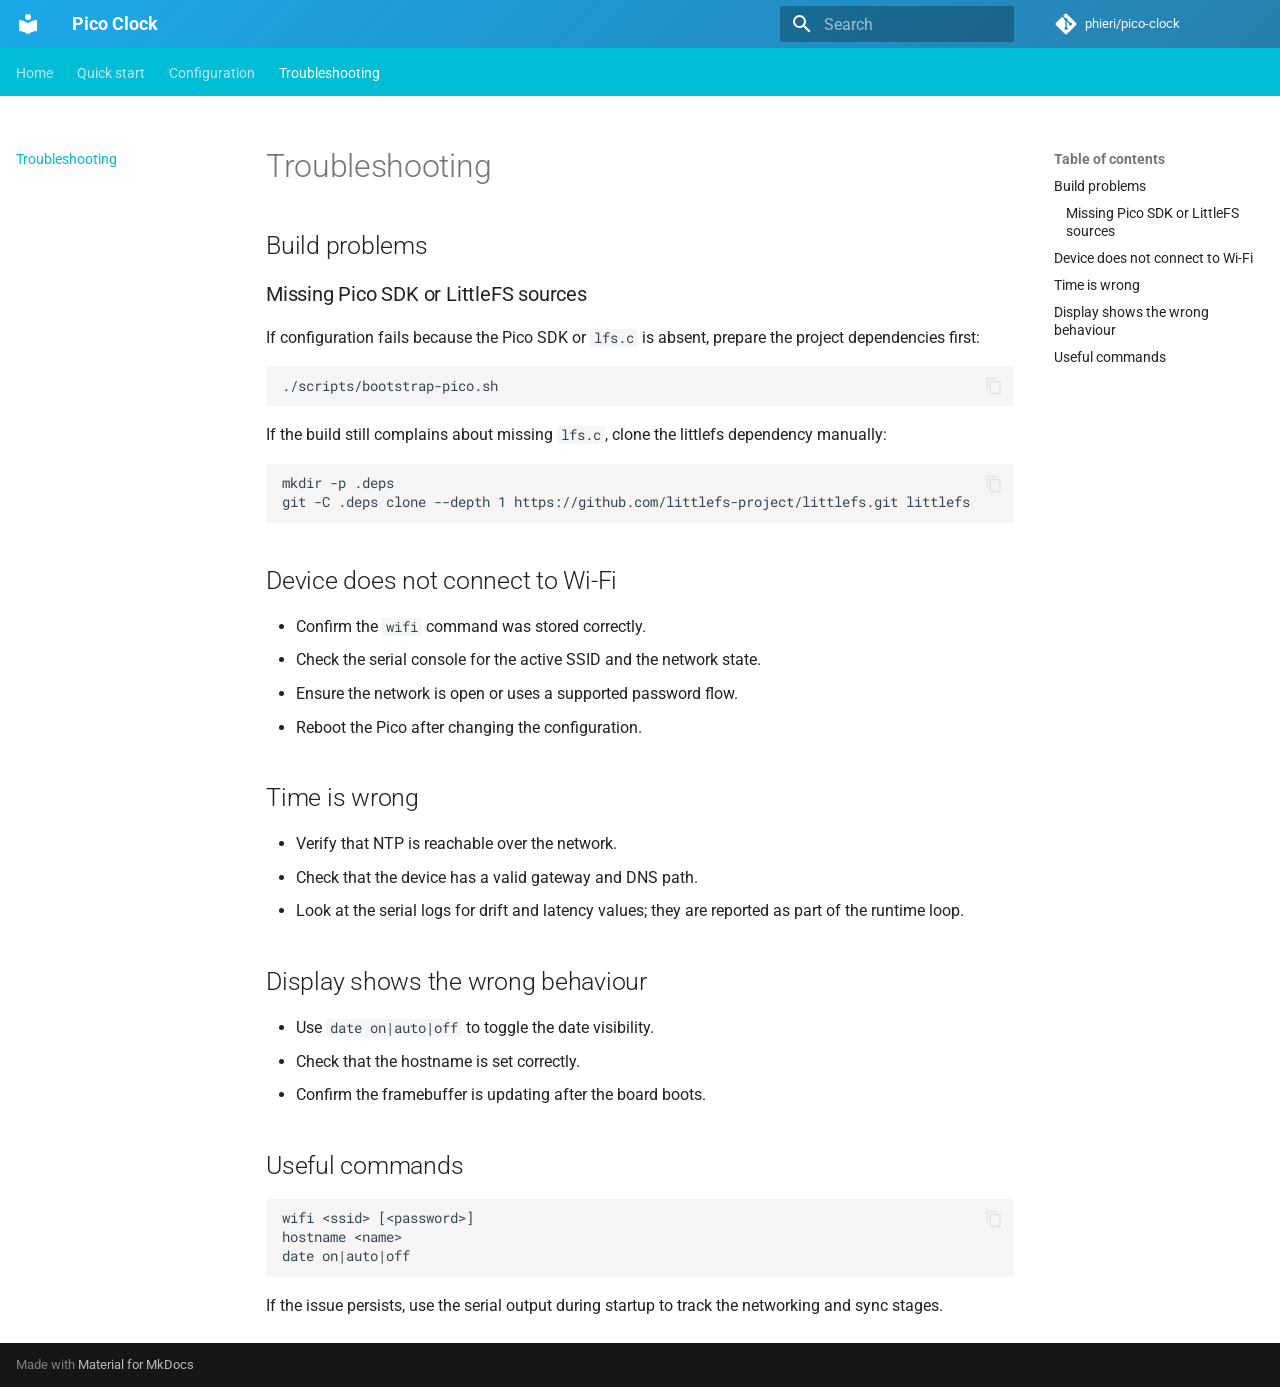
<file: site/troubleshooting/index.html>
<!doctype html>
<html lang="en" class="no-js">
  <head>
    
      <meta charset="utf-8">
      <meta name="viewport" content="width=device-width,initial-scale=1">
      
        <meta name="description" content="User guide and setup instructions for the Pico Clock networked display.">
      
      
      
        <link rel="canonical" href="https://phieri.github.io/pico-clock/troubleshooting/">
      
      
        <link rel="prev" href="../configuration/">
      
      
      
        
      
      
      <link rel="icon" href="../assets/images/favicon.png">
      <meta name="generator" content="mkdocs-1.6.1, mkdocs-material-9.7.7">
    
    
      
        <title>Troubleshooting - Pico Clock</title>
      
    
    
      <link rel="stylesheet" href="../assets/stylesheets/main.ec1eaa64.min.css">
      
        
        <link rel="stylesheet" href="../assets/stylesheets/palette.ab4e12ef.min.css">
      
      


    
    
      
    
    
      
        
        
        <link rel="preconnect" href="https://fonts.gstatic.com" crossorigin>
        <link rel="stylesheet" href="https://fonts.googleapis.com/css?family=Roboto:300,300i,400,400i,700,700i%7CRoboto+Mono:400,400i,700,700i&display=fallback">
        <style>:root{--md-text-font:"Roboto";--md-code-font:"Roboto Mono"}</style>
      
    
    
      <link rel="stylesheet" href="../stylesheets/extra.css">
    
    <script>__md_scope=new URL("..",location),__md_hash=e=>[...e].reduce(((e,_)=>(e<<5)-e+_.charCodeAt(0)),0),__md_get=(e,_=localStorage,t=__md_scope)=>JSON.parse(_.getItem(t.pathname+"."+e)),__md_set=(e,_,t=localStorage,a=__md_scope)=>{try{t.setItem(a.pathname+"."+e,JSON.stringify(_))}catch(e){}}</script>
    
      

    
    
  </head>
  
  
    
    
      
    
    
    
    
    <body dir="ltr" data-md-color-scheme="default" data-md-color-primary="cyan" data-md-color-accent="amber">
  
    
    <input class="md-toggle" data-md-toggle="drawer" type="checkbox" id="__drawer" autocomplete="off">
    <input class="md-toggle" data-md-toggle="search" type="checkbox" id="__search" autocomplete="off">
    <label class="md-overlay" for="__drawer"></label>
    <div data-md-component="skip">
      
        
        <a href="#troubleshooting" class="md-skip">
          Skip to content
        </a>
      
    </div>
    <div data-md-component="announce">
      
    </div>
    
    
      

<header class="md-header" data-md-component="header">
  <nav class="md-header__inner md-grid" aria-label="Header">
    <a href=".." title="Pico Clock" class="md-header__button md-logo" aria-label="Pico Clock" data-md-component="logo">
      
  
  <svg xmlns="http://www.w3.org/2000/svg" viewBox="0 0 24 24"><path d="M12 8a3 3 0 0 0 3-3 3 3 0 0 0-3-3 3 3 0 0 0-3 3 3 3 0 0 0 3 3m0 3.54C9.64 9.35 6.5 8 3 8v11c3.5 0 6.64 1.35 9 3.54 2.36-2.19 5.5-3.54 9-3.54V8c-3.5 0-6.64 1.35-9 3.54"/></svg>

    </a>
    <label class="md-header__button md-icon" for="__drawer">
      
      <svg xmlns="http://www.w3.org/2000/svg" viewBox="0 0 24 24"><path d="M3 6h18v2H3zm0 5h18v2H3zm0 5h18v2H3z"/></svg>
    </label>
    <div class="md-header__title" data-md-component="header-title">
      <div class="md-header__ellipsis">
        <div class="md-header__topic">
          <span class="md-ellipsis">
            Pico Clock
          </span>
        </div>
        <div class="md-header__topic" data-md-component="header-topic">
          <span class="md-ellipsis">
            
              Troubleshooting
            
          </span>
        </div>
      </div>
    </div>
    
      
        <form class="md-header__option" data-md-component="palette">
  
    
    
    
    <input class="md-option" data-md-color-media="(prefers-color-scheme: light)" data-md-color-scheme="default" data-md-color-primary="cyan" data-md-color-accent="amber"  aria-hidden="true"  type="radio" name="__palette" id="__palette_0">
    
  
    
    
    
    <input class="md-option" data-md-color-media="(prefers-color-scheme: dark)" data-md-color-scheme="slate" data-md-color-primary="cyan" data-md-color-accent="amber"  aria-hidden="true"  type="radio" name="__palette" id="__palette_1">
    
  
</form>
      
    
    
      <script>var palette=__md_get("__palette");if(palette&&palette.color){if("(prefers-color-scheme)"===palette.color.media){var media=matchMedia("(prefers-color-scheme: light)"),input=document.querySelector(media.matches?"[data-md-color-media='(prefers-color-scheme: light)']":"[data-md-color-media='(prefers-color-scheme: dark)']");palette.color.media=input.getAttribute("data-md-color-media"),palette.color.scheme=input.getAttribute("data-md-color-scheme"),palette.color.primary=input.getAttribute("data-md-color-primary"),palette.color.accent=input.getAttribute("data-md-color-accent")}for(var[key,value]of Object.entries(palette.color))document.body.setAttribute("data-md-color-"+key,value)}</script>
    
    
    
      
      
        <label class="md-header__button md-icon" for="__search">
          
          <svg xmlns="http://www.w3.org/2000/svg" viewBox="0 0 24 24"><path d="M9.5 3A6.5 6.5 0 0 1 16 9.5c0 1.61-.59 3.09-1.56 4.23l.27.27h.79l5 5-1.5 1.5-5-5v-.79l-.27-.27A6.52 6.52 0 0 1 9.5 16 6.5 6.5 0 0 1 3 9.5 6.5 6.5 0 0 1 9.5 3m0 2C7 5 5 7 5 9.5S7 14 9.5 14 14 12 14 9.5 12 5 9.5 5"/></svg>
        </label>
        <div class="md-search" data-md-component="search" role="dialog">
  <label class="md-search__overlay" for="__search"></label>
  <div class="md-search__inner" role="search">
    <form class="md-search__form" name="search">
      <input type="text" class="md-search__input" name="query" aria-label="Search" placeholder="Search" autocapitalize="off" autocorrect="off" autocomplete="off" spellcheck="false" data-md-component="search-query" required>
      <label class="md-search__icon md-icon" for="__search">
        
        <svg xmlns="http://www.w3.org/2000/svg" viewBox="0 0 24 24"><path d="M9.5 3A6.5 6.5 0 0 1 16 9.5c0 1.61-.59 3.09-1.56 4.23l.27.27h.79l5 5-1.5 1.5-5-5v-.79l-.27-.27A6.52 6.52 0 0 1 9.5 16 6.5 6.5 0 0 1 3 9.5 6.5 6.5 0 0 1 9.5 3m0 2C7 5 5 7 5 9.5S7 14 9.5 14 14 12 14 9.5 12 5 9.5 5"/></svg>
        
        <svg xmlns="http://www.w3.org/2000/svg" viewBox="0 0 24 24"><path d="M20 11v2H8l5.5 5.5-1.42 1.42L4.16 12l7.92-7.92L13.5 5.5 8 11z"/></svg>
      </label>
      <nav class="md-search__options" aria-label="Search">
        
        <button type="reset" class="md-search__icon md-icon" title="Clear" aria-label="Clear" tabindex="-1">
          
          <svg xmlns="http://www.w3.org/2000/svg" viewBox="0 0 24 24"><path d="M19 6.41 17.59 5 12 10.59 6.41 5 5 6.41 10.59 12 5 17.59 6.41 19 12 13.41 17.59 19 19 17.59 13.41 12z"/></svg>
        </button>
      </nav>
      
    </form>
    <div class="md-search__output">
      <div class="md-search__scrollwrap" tabindex="0" data-md-scrollfix>
        <div class="md-search-result" data-md-component="search-result">
          <div class="md-search-result__meta">
            Initializing search
          </div>
          <ol class="md-search-result__list" role="presentation"></ol>
        </div>
      </div>
    </div>
  </div>
</div>
      
    
    
      <div class="md-header__source">
        <a href="https://github.com/phieri/pico-clock" title="Go to repository" class="md-source" data-md-component="source">
  <div class="md-source__icon md-icon">
    
    <svg xmlns="http://www.w3.org/2000/svg" viewBox="0 0 448 512"><!--! Font Awesome Free 7.1.0 by @fontawesome - https://fontawesome.com License - https://fontawesome.com/license/free (Icons: CC BY 4.0, Fonts: SIL OFL 1.1, Code: MIT License) Copyright 2025 Fonticons, Inc.--><path d="M439.6 236.1 244 40.5c-5.4-5.5-12.8-8.5-20.4-8.5s-15 3-20.4 8.4L162.5 81l51.5 51.5c27.1-9.1 52.7 16.8 43.4 43.7l49.7 49.7c34.2-11.8 61.2 31 35.5 56.7-26.5 26.5-70.2-2.9-56-37.3L240.3 199v121.9c25.3 12.5 22.3 41.8 9.1 55-6.4 6.4-15.2 10.1-24.3 10.1s-17.8-3.6-24.3-10.1c-17.6-17.6-11.1-46.9 11.2-56v-123c-20.8-8.5-24.6-30.7-18.6-45L142.6 101 8.5 235.1C3 240.6 0 247.9 0 255.5s3 15 8.5 20.4l195.6 195.7c5.4 5.4 12.7 8.4 20.4 8.4s15-3 20.4-8.4l194.7-194.7c5.4-5.4 8.4-12.8 8.4-20.4s-3-15-8.4-20.4"/></svg>
  </div>
  <div class="md-source__repository">
    phieri/pico-clock
  </div>
</a>
      </div>
    
  </nav>
  
</header>
    
    <div class="md-container" data-md-component="container">
      
      
        
          
            
<nav class="md-tabs" aria-label="Tabs" data-md-component="tabs">
  <div class="md-grid">
    <ul class="md-tabs__list">
      
        
  
  
  
  
    <li class="md-tabs__item">
      <a href=".." class="md-tabs__link">
        
  
  
    
  
  Home

      </a>
    </li>
  

      
        
  
  
  
  
    <li class="md-tabs__item">
      <a href="../getting-started/" class="md-tabs__link">
        
  
  
    
  
  Quick start

      </a>
    </li>
  

      
        
  
  
  
  
    <li class="md-tabs__item">
      <a href="../configuration/" class="md-tabs__link">
        
  
  
    
  
  Configuration

      </a>
    </li>
  

      
        
  
  
  
    
  
  
    <li class="md-tabs__item md-tabs__item--active">
      <a href="./" class="md-tabs__link">
        
  
  
    
  
  Troubleshooting

      </a>
    </li>
  

      
    </ul>
  </div>
</nav>
          
        
      
      <main class="md-main" data-md-component="main">
        <div class="md-main__inner md-grid">
          
            
              
              <div class="md-sidebar md-sidebar--primary" data-md-component="sidebar" data-md-type="navigation" >
                <div class="md-sidebar__scrollwrap">
                  <div class="md-sidebar__inner">
                    


  


<nav class="md-nav md-nav--primary md-nav--lifted" aria-label="Navigation" data-md-level="0">
  <label class="md-nav__title" for="__drawer">
    <a href=".." title="Pico Clock" class="md-nav__button md-logo" aria-label="Pico Clock" data-md-component="logo">
      
  
  <svg xmlns="http://www.w3.org/2000/svg" viewBox="0 0 24 24"><path d="M12 8a3 3 0 0 0 3-3 3 3 0 0 0-3-3 3 3 0 0 0-3 3 3 3 0 0 0 3 3m0 3.54C9.64 9.35 6.5 8 3 8v11c3.5 0 6.64 1.35 9 3.54 2.36-2.19 5.5-3.54 9-3.54V8c-3.5 0-6.64 1.35-9 3.54"/></svg>

    </a>
    Pico Clock
  </label>
  
    <div class="md-nav__source">
      <a href="https://github.com/phieri/pico-clock" title="Go to repository" class="md-source" data-md-component="source">
  <div class="md-source__icon md-icon">
    
    <svg xmlns="http://www.w3.org/2000/svg" viewBox="0 0 448 512"><!--! Font Awesome Free 7.1.0 by @fontawesome - https://fontawesome.com License - https://fontawesome.com/license/free (Icons: CC BY 4.0, Fonts: SIL OFL 1.1, Code: MIT License) Copyright 2025 Fonticons, Inc.--><path d="M439.6 236.1 244 40.5c-5.4-5.5-12.8-8.5-20.4-8.5s-15 3-20.4 8.4L162.5 81l51.5 51.5c27.1-9.1 52.7 16.8 43.4 43.7l49.7 49.7c34.2-11.8 61.2 31 35.5 56.7-26.5 26.5-70.2-2.9-56-37.3L240.3 199v121.9c25.3 12.5 22.3 41.8 9.1 55-6.4 6.4-15.2 10.1-24.3 10.1s-17.8-3.6-24.3-10.1c-17.6-17.6-11.1-46.9 11.2-56v-123c-20.8-8.5-24.6-30.7-18.6-45L142.6 101 8.5 235.1C3 240.6 0 247.9 0 255.5s3 15 8.5 20.4l195.6 195.7c5.4 5.4 12.7 8.4 20.4 8.4s15-3 20.4-8.4l194.7-194.7c5.4-5.4 8.4-12.8 8.4-20.4s-3-15-8.4-20.4"/></svg>
  </div>
  <div class="md-source__repository">
    phieri/pico-clock
  </div>
</a>
    </div>
  
  <ul class="md-nav__list" data-md-scrollfix>
    
      
      
  
  
  
  
    <li class="md-nav__item">
      <a href=".." class="md-nav__link">
        
  
  
  <span class="md-ellipsis">
    
  
    Home
  

    
  </span>
  
  

      </a>
    </li>
  

    
      
      
  
  
  
  
    <li class="md-nav__item">
      <a href="../getting-started/" class="md-nav__link">
        
  
  
  <span class="md-ellipsis">
    
  
    Quick start
  

    
  </span>
  
  

      </a>
    </li>
  

    
      
      
  
  
  
  
    <li class="md-nav__item">
      <a href="../configuration/" class="md-nav__link">
        
  
  
  <span class="md-ellipsis">
    
  
    Configuration
  

    
  </span>
  
  

      </a>
    </li>
  

    
      
      
  
  
    
  
  
  
    <li class="md-nav__item md-nav__item--active">
      
      <input class="md-nav__toggle md-toggle" type="checkbox" id="__toc">
      
      
        
      
      
        <label class="md-nav__link md-nav__link--active" for="__toc">
          
  
  
  <span class="md-ellipsis">
    
  
    Troubleshooting
  

    
  </span>
  
  

          <span class="md-nav__icon md-icon"></span>
        </label>
      
      <a href="./" class="md-nav__link md-nav__link--active">
        
  
  
  <span class="md-ellipsis">
    
  
    Troubleshooting
  

    
  </span>
  
  

      </a>
      
        

<nav class="md-nav md-nav--secondary" aria-label="Table of contents">
  
  
  
    
  
  
    <label class="md-nav__title" for="__toc">
      <span class="md-nav__icon md-icon"></span>
      Table of contents
    </label>
    <ul class="md-nav__list" data-md-component="toc" data-md-scrollfix>
      
        <li class="md-nav__item">
  <a href="#build-problems" class="md-nav__link">
    <span class="md-ellipsis">
      
        Build problems
      
    </span>
  </a>
  
    <nav class="md-nav" aria-label="Build problems">
      <ul class="md-nav__list">
        
          <li class="md-nav__item">
  <a href="#missing-pico-sdk-or-littlefs-sources" class="md-nav__link">
    <span class="md-ellipsis">
      
        Missing Pico SDK or LittleFS sources
      
    </span>
  </a>
  
</li>
        
      </ul>
    </nav>
  
</li>
      
        <li class="md-nav__item">
  <a href="#device-does-not-connect-to-wifi" class="md-nav__link">
    <span class="md-ellipsis">
      
        Device does not connect to Wi‑Fi
      
    </span>
  </a>
  
</li>
      
        <li class="md-nav__item">
  <a href="#time-is-wrong" class="md-nav__link">
    <span class="md-ellipsis">
      
        Time is wrong
      
    </span>
  </a>
  
</li>
      
        <li class="md-nav__item">
  <a href="#display-shows-the-wrong-behaviour" class="md-nav__link">
    <span class="md-ellipsis">
      
        Display shows the wrong behaviour
      
    </span>
  </a>
  
</li>
      
        <li class="md-nav__item">
  <a href="#useful-commands" class="md-nav__link">
    <span class="md-ellipsis">
      
        Useful commands
      
    </span>
  </a>
  
</li>
      
    </ul>
  
</nav>
      
    </li>
  

    
  </ul>
</nav>
                  </div>
                </div>
              </div>
            
            
              
              <div class="md-sidebar md-sidebar--secondary" data-md-component="sidebar" data-md-type="toc" >
                <div class="md-sidebar__scrollwrap">
                  <div class="md-sidebar__inner">
                    

<nav class="md-nav md-nav--secondary" aria-label="Table of contents">
  
  
  
    
  
  
    <label class="md-nav__title" for="__toc">
      <span class="md-nav__icon md-icon"></span>
      Table of contents
    </label>
    <ul class="md-nav__list" data-md-component="toc" data-md-scrollfix>
      
        <li class="md-nav__item">
  <a href="#build-problems" class="md-nav__link">
    <span class="md-ellipsis">
      
        Build problems
      
    </span>
  </a>
  
    <nav class="md-nav" aria-label="Build problems">
      <ul class="md-nav__list">
        
          <li class="md-nav__item">
  <a href="#missing-pico-sdk-or-littlefs-sources" class="md-nav__link">
    <span class="md-ellipsis">
      
        Missing Pico SDK or LittleFS sources
      
    </span>
  </a>
  
</li>
        
      </ul>
    </nav>
  
</li>
      
        <li class="md-nav__item">
  <a href="#device-does-not-connect-to-wifi" class="md-nav__link">
    <span class="md-ellipsis">
      
        Device does not connect to Wi‑Fi
      
    </span>
  </a>
  
</li>
      
        <li class="md-nav__item">
  <a href="#time-is-wrong" class="md-nav__link">
    <span class="md-ellipsis">
      
        Time is wrong
      
    </span>
  </a>
  
</li>
      
        <li class="md-nav__item">
  <a href="#display-shows-the-wrong-behaviour" class="md-nav__link">
    <span class="md-ellipsis">
      
        Display shows the wrong behaviour
      
    </span>
  </a>
  
</li>
      
        <li class="md-nav__item">
  <a href="#useful-commands" class="md-nav__link">
    <span class="md-ellipsis">
      
        Useful commands
      
    </span>
  </a>
  
</li>
      
    </ul>
  
</nav>
                  </div>
                </div>
              </div>
            
          
          
            <div class="md-content" data-md-component="content">
              
              <article class="md-content__inner md-typeset">
                
                  


  
  


<h1 id="troubleshooting">Troubleshooting<a class="headerlink" href="#troubleshooting" title="Permanent link">&para;</a></h1>
<h2 id="build-problems">Build problems<a class="headerlink" href="#build-problems" title="Permanent link">&para;</a></h2>
<h3 id="missing-pico-sdk-or-littlefs-sources">Missing Pico SDK or LittleFS sources<a class="headerlink" href="#missing-pico-sdk-or-littlefs-sources" title="Permanent link">&para;</a></h3>
<p>If configuration fails because the Pico SDK or <code>lfs.c</code> is absent, prepare the project dependencies first:</p>
<pre><code class="language-bash">./scripts/bootstrap-pico.sh
</code></pre>
<p>If the build still complains about missing <code>lfs.c</code>, clone the littlefs dependency manually:</p>
<pre><code class="language-bash">mkdir -p .deps
git -C .deps clone --depth 1 https://github.com/littlefs-project/littlefs.git littlefs
</code></pre>
<h2 id="device-does-not-connect-to-wifi">Device does not connect to Wi‑Fi<a class="headerlink" href="#device-does-not-connect-to-wifi" title="Permanent link">&para;</a></h2>
<ul>
<li>Confirm the <code>wifi</code> command was stored correctly.</li>
<li>Check the serial console for the active SSID and the network state.</li>
<li>Ensure the network is open or uses a supported password flow.</li>
<li>Reboot the Pico after changing the configuration.</li>
</ul>
<h2 id="time-is-wrong">Time is wrong<a class="headerlink" href="#time-is-wrong" title="Permanent link">&para;</a></h2>
<ul>
<li>Verify that NTP is reachable over the network.</li>
<li>Check that the device has a valid gateway and DNS path.</li>
<li>Look at the serial logs for drift and latency values; they are reported as part of the runtime loop.</li>
</ul>
<h2 id="display-shows-the-wrong-behaviour">Display shows the wrong behaviour<a class="headerlink" href="#display-shows-the-wrong-behaviour" title="Permanent link">&para;</a></h2>
<ul>
<li>Use <code>date on|auto|off</code> to toggle the date visibility.</li>
<li>Check that the hostname is set correctly.</li>
<li>Confirm the framebuffer is updating after the board boots.</li>
</ul>
<h2 id="useful-commands">Useful commands<a class="headerlink" href="#useful-commands" title="Permanent link">&para;</a></h2>
<pre><code class="language-text">wifi &lt;ssid&gt; [&lt;password&gt;]
hostname &lt;name&gt;
date on|auto|off
</code></pre>
<p>If the issue persists, use the serial output during startup to track the networking and sync stages.</p>












                
              </article>
            </div>
          
          
<script>var target=document.getElementById(location.hash.slice(1));target&&target.name&&(target.checked=target.name.startsWith("__tabbed_"))</script>
        </div>
        
          <button type="button" class="md-top md-icon" data-md-component="top" hidden>
  
  <svg xmlns="http://www.w3.org/2000/svg" viewBox="0 0 24 24"><path d="M13 20h-2V8l-5.5 5.5-1.42-1.42L12 4.16l7.92 7.92-1.42 1.42L13 8z"/></svg>
  Back to top
</button>
        
      </main>
      
        <footer class="md-footer">
  
  <div class="md-footer-meta md-typeset">
    <div class="md-footer-meta__inner md-grid">
      <div class="md-copyright">
  
  
    Made with
    <a href="https://squidfunk.github.io/mkdocs-material/" target="_blank" rel="noopener">
      Material for MkDocs
    </a>
  
</div>
      
    </div>
  </div>
</footer>
      
    </div>
    <div class="md-dialog" data-md-component="dialog">
      <div class="md-dialog__inner md-typeset"></div>
    </div>
    
    
    
      
      
      <script id="__config" type="application/json">{"annotate": null, "base": "..", "features": ["navigation.tabs", "navigation.sections", "navigation.top", "content.code.copy"], "search": "../assets/javascripts/workers/search.2c215733.min.js", "tags": null, "translations": {"clipboard.copied": "Copied to clipboard", "clipboard.copy": "Copy to clipboard", "search.result.more.one": "1 more on this page", "search.result.more.other": "# more on this page", "search.result.none": "No matching documents", "search.result.one": "1 matching document", "search.result.other": "# matching documents", "search.result.placeholder": "Type to start searching", "search.result.term.missing": "Missing", "select.version": "Select version"}, "version": null}</script>
    
    
      <script src="../assets/javascripts/bundle.d7400e89.min.js"></script>
      
    
  </body>
</html>
</file>
<file: site/stylesheets/extra.css>
:root {
  --md-primary-fg-color: #0ea5e9;
  --md-primary-fg-color--light: #67e8f9;
  --md-primary-fg-color--dark: #0369a1;
  --md-accent-fg-color: #f59e0b;
  --md-default-bg-color: #071827;
}

.md-grid {
  max-width: 78rem;
}

.md-typeset__lead {
  font-size: 1.1rem;
  line-height: 1.7;
  color: var(--md-default-fg-color--light);
  margin: 0 0 1.5rem;
}

.feature-grid {
  display: grid;
  grid-template-columns: repeat(auto-fit, minmax(220px, 1fr));
  gap: 1rem;
  margin: 2rem 0;
}

.feature-card {
  background: linear-gradient(180deg, rgba(14, 165, 233, 0.08), rgba(14, 165, 233, 0.02));
  border: 1px solid rgba(148, 163, 184, 0.25);
  border-radius: 16px;
  padding: 1.25rem;
  box-shadow: 0 12px 30px rgba(2, 6, 23, 0.18);
}

.feature-card h3 {
  margin-top: 0;
  margin-bottom: 0.6rem;
}

.feature-card p {
  margin: 0;
  color: var(--md-default-fg-color--light);
}

.md-header {
  background: linear-gradient(135deg, rgba(14, 165, 233, 0.95), rgba(3, 105, 161, 0.85));
}

.md-typeset img {
  border-radius: 18px;
  box-shadow: 0 18px 32px rgba(2, 6, 23, 0.18);
}
</file>
<file: site/assets/stylesheets/main.ec1eaa64.min.css>
@charset "UTF-8";html{-webkit-text-size-adjust:none;-moz-text-size-adjust:none;text-size-adjust:none;box-sizing:border-box}*,:after,:before{box-sizing:inherit}@media (prefers-reduced-motion){*,:after,:before{transition:none!important}}body{margin:0}a,button,input,label{-webkit-tap-highlight-color:transparent}a{color:inherit;text-decoration:none}hr{border:0;box-sizing:initial;display:block;height:.05rem;overflow:visible;padding:0}small{font-size:80%}sub,sup{line-height:1em}img{border-style:none}table{border-collapse:initial;border-spacing:0}td,th{font-weight:400;vertical-align:top}button{background:#0000;border:0;font-family:inherit;font-size:inherit;margin:0;padding:0}input{border:0;outline:none}:root{--md-primary-fg-color:#4051b5;--md-primary-fg-color--light:#5d6cc0;--md-primary-fg-color--dark:#303fa1;--md-primary-bg-color:#fff;--md-primary-bg-color--light:#ffffffb3;--md-accent-fg-color:#526cfe;--md-accent-fg-color--transparent:#526cfe1a;--md-accent-bg-color:#fff;--md-accent-bg-color--light:#ffffffb3}[data-md-color-scheme=default]{color-scheme:light}[data-md-color-scheme=default] img[src$="#gh-dark-mode-only"],[data-md-color-scheme=default] img[src$="#only-dark"]{display:none}:root,[data-md-color-scheme=default]{--md-hue:225deg;--md-default-fg-color:#000000de;--md-default-fg-color--light:#0000008a;--md-default-fg-color--lighter:#00000052;--md-default-fg-color--lightest:#00000012;--md-default-bg-color:#fff;--md-default-bg-color--light:#ffffffb3;--md-default-bg-color--lighter:#ffffff4d;--md-default-bg-color--lightest:#ffffff1f;--md-code-fg-color:#36464e;--md-code-bg-color:#f5f5f5;--md-code-bg-color--light:#f5f5f5b3;--md-code-bg-color--lighter:#f5f5f54d;--md-code-hl-color:#4287ff;--md-code-hl-color--light:#4287ff1a;--md-code-hl-number-color:#d52a2a;--md-code-hl-special-color:#db1457;--md-code-hl-function-color:#a846b9;--md-code-hl-constant-color:#6e59d9;--md-code-hl-keyword-color:#3f6ec6;--md-code-hl-string-color:#1c7d4d;--md-code-hl-name-color:var(--md-code-fg-color);--md-code-hl-operator-color:var(--md-default-fg-color--light);--md-code-hl-punctuation-color:var(--md-default-fg-color--light);--md-code-hl-comment-color:var(--md-default-fg-color--light);--md-code-hl-generic-color:var(--md-default-fg-color--light);--md-code-hl-variable-color:var(--md-default-fg-color--light);--md-typeset-color:var(--md-default-fg-color);--md-typeset-a-color:var(--md-primary-fg-color);--md-typeset-del-color:#f5503d26;--md-typeset-ins-color:#0bd57026;--md-typeset-kbd-color:#fafafa;--md-typeset-kbd-accent-color:#fff;--md-typeset-kbd-border-color:#b8b8b8;--md-typeset-mark-color:#ffff0080;--md-typeset-table-color:#0000001f;--md-typeset-table-color--light:rgba(0,0,0,.035);--md-admonition-fg-color:var(--md-default-fg-color);--md-admonition-bg-color:var(--md-default-bg-color);--md-warning-fg-color:#000000de;--md-warning-bg-color:#ff9;--md-footer-fg-color:#fff;--md-footer-fg-color--light:#ffffffb3;--md-footer-fg-color--lighter:#ffffff73;--md-footer-bg-color:#000000de;--md-footer-bg-color--dark:#00000052;--md-shadow-z1:0 0.2rem 0.5rem #0000000d,0 0 0.05rem #0000001a;--md-shadow-z2:0 0.2rem 0.5rem #0000001a,0 0 0.05rem #00000040;--md-shadow-z3:0 0.2rem 0.5rem #0003,0 0 0.05rem #00000059}.md-icon svg{fill:currentcolor;display:block;height:1.2rem;width:1.2rem}body{-webkit-font-smoothing:antialiased;-moz-osx-font-smoothing:grayscale;--md-text-font-family:var(--md-text-font,_),-apple-system,BlinkMacSystemFont,Helvetica,Arial,sans-serif;--md-code-font-family:var(--md-code-font,_),SFMono-Regular,Consolas,Menlo,monospace}aside,body,input{font-feature-settings:"kern","liga";color:var(--md-typeset-color);font-family:var(--md-text-font-family)}code,kbd,pre{font-feature-settings:"kern";font-family:var(--md-code-font-family)}:root{--md-typeset-table-sort-icon:url('data:image/svg+xml;charset=utf-8,<svg xmlns="http://www.w3.org/2000/svg" viewBox="0 0 24 24"><path d="m18 21-4-4h3V7h-3l4-4 4 4h-3v10h3M2 19v-2h10v2M2 13v-2h7v2M2 7V5h4v2z"/></svg>');--md-typeset-table-sort-icon--asc:url('data:image/svg+xml;charset=utf-8,<svg xmlns="http://www.w3.org/2000/svg" viewBox="0 0 24 24"><path d="M19 17h3l-4 4-4-4h3V3h2M2 17h10v2H2M6 5v2H2V5m0 6h7v2H2z"/></svg>');--md-typeset-table-sort-icon--desc:url('data:image/svg+xml;charset=utf-8,<svg xmlns="http://www.w3.org/2000/svg" viewBox="0 0 24 24"><path d="M19 7h3l-4-4-4 4h3v14h2M2 17h10v2H2M6 5v2H2V5m0 6h7v2H2z"/></svg>')}.md-typeset{-webkit-print-color-adjust:exact;color-adjust:exact;font-size:.8rem;line-height:1.6;overflow-wrap:break-word}@media print{.md-typeset{font-size:.68rem}}.md-typeset blockquote,.md-typeset dl,.md-typeset figure,.md-typeset ol,.md-typeset pre,.md-typeset ul{margin-bottom:1em;margin-top:1em}.md-typeset h1{color:var(--md-default-fg-color--light);font-size:2em;line-height:1.3;margin:0 0 1.25em}.md-typeset h1,.md-typeset h2{font-weight:300;letter-spacing:-.01em}.md-typeset h2{font-size:1.5625em;line-height:1.4;margin:1.6em 0 .64em}.md-typeset h3{font-size:1.25em;font-weight:400;letter-spacing:-.01em;line-height:1.5;margin:1.6em 0 .8em}.md-typeset h2+h3{margin-top:.8em}.md-typeset h4{font-weight:700;letter-spacing:-.01em;margin:1em 0}.md-typeset h5,.md-typeset h6{color:var(--md-default-fg-color--light);font-size:.8em;font-weight:700;letter-spacing:-.01em;margin:1.25em 0}.md-typeset h5{text-transform:uppercase}.md-typeset h5 code{text-transform:none}.md-typeset hr{border-bottom:.05rem solid var(--md-default-fg-color--lightest);display:flow-root;margin:1.5em 0}.md-typeset a{color:var(--md-typeset-a-color);word-break:break-word}.md-typeset a,.md-typeset a:before{transition:color 125ms}.md-typeset a:focus,.md-typeset a:hover{color:var(--md-accent-fg-color)}.md-typeset a:focus code,.md-typeset a:hover code{background-color:var(--md-accent-fg-color--transparent);color:var(--md-accent-fg-color)}.md-typeset a code{color:var(--md-typeset-a-color)}.md-typeset a.focus-visible{outline-color:var(--md-accent-fg-color);outline-offset:.2rem}.md-typeset code,.md-typeset kbd,.md-typeset pre{color:var(--md-code-fg-color);direction:ltr;font-variant-ligatures:none;transition:background-color 125ms}@media print{.md-typeset code,.md-typeset kbd,.md-typeset pre{white-space:pre-wrap}}.md-typeset code{background-color:var(--md-code-bg-color);border-radius:.1rem;-webkit-box-decoration-break:clone;box-decoration-break:clone;font-size:.85em;padding:0 .2941176471em;transition:color 125ms,background-color 125ms;word-break:break-word}.md-typeset code:not(.focus-visible){-webkit-tap-highlight-color:transparent;outline:none}.md-typeset pre{display:flow-root;line-height:1.4;position:relative}.md-typeset pre>code{-webkit-box-decoration-break:slice;box-decoration-break:slice;box-shadow:none;display:block;margin:0;outline-color:var(--md-accent-fg-color);overflow:auto;padding:.7720588235em 1.1764705882em;scrollbar-color:var(--md-default-fg-color--lighter) #0000;scrollbar-width:thin;touch-action:auto;word-break:normal}.md-typeset pre>code:hover{scrollbar-color:var(--md-accent-fg-color) #0000}.md-typeset pre>code::-webkit-scrollbar{height:.2rem;width:.2rem}.md-typeset pre>code::-webkit-scrollbar-thumb{background-color:var(--md-default-fg-color--lighter)}.md-typeset pre>code::-webkit-scrollbar-thumb:hover{background-color:var(--md-accent-fg-color)}.md-typeset kbd{background-color:var(--md-typeset-kbd-color);border-radius:.1rem;box-shadow:0 .1rem 0 .05rem var(--md-typeset-kbd-border-color),0 .1rem 0 var(--md-typeset-kbd-border-color),0 -.1rem .2rem var(--md-typeset-kbd-accent-color) inset;color:var(--md-default-fg-color);display:inline-block;font-size:.75em;padding:0 .6666666667em;vertical-align:text-top;word-break:break-word}.md-typeset mark{background-color:var(--md-typeset-mark-color);-webkit-box-decoration-break:clone;box-decoration-break:clone;color:inherit;word-break:break-word}.md-typeset abbr{cursor:help;text-decoration:none}.md-typeset [data-preview],.md-typeset abbr{border-bottom:.05rem dotted var(--md-default-fg-color--light)}.md-typeset small{opacity:.75}[dir=ltr] .md-typeset sub,[dir=ltr] .md-typeset sup{margin-left:.078125em}[dir=rtl] .md-typeset sub,[dir=rtl] .md-typeset sup{margin-right:.078125em}[dir=ltr] .md-typeset blockquote{padding-left:.6rem}[dir=rtl] .md-typeset blockquote{padding-right:.6rem}[dir=ltr] .md-typeset blockquote{border-left:.2rem solid var(--md-default-fg-color--lighter)}[dir=rtl] .md-typeset blockquote{border-right:.2rem solid var(--md-default-fg-color--lighter)}.md-typeset blockquote{color:var(--md-default-fg-color--light);margin-left:0;margin-right:0}.md-typeset ul{list-style-type:disc}.md-typeset ul[type]{list-style-type:revert-layer}[dir=ltr] .md-typeset ol,[dir=ltr] .md-typeset ul{margin-left:.625em}[dir=rtl] .md-typeset ol,[dir=rtl] .md-typeset ul{margin-right:.625em}.md-typeset ol,.md-typeset ul{padding:0}.md-typeset ol:not([hidden]),.md-typeset ul:not([hidden]){display:flow-root}.md-typeset ol ol,.md-typeset ul ol{list-style-type:lower-alpha}.md-typeset ol ol ol,.md-typeset ul ol ol{list-style-type:lower-roman}.md-typeset ol ol ol ol,.md-typeset ul ol ol ol{list-style-type:upper-alpha}.md-typeset ol ol ol ol ol,.md-typeset ul ol ol ol ol{list-style-type:upper-roman}.md-typeset ol[type],.md-typeset ul[type]{list-style-type:revert-layer}[dir=ltr] .md-typeset ol li,[dir=ltr] .md-typeset ul li{margin-left:1.25em}[dir=rtl] .md-typeset ol li,[dir=rtl] .md-typeset ul li{margin-right:1.25em}.md-typeset ol li,.md-typeset ul li{margin-bottom:.5em}.md-typeset ol li blockquote,.md-typeset ol li p,.md-typeset ul li blockquote,.md-typeset ul li p{margin:.5em 0}.md-typeset ol li:last-child,.md-typeset ul li:last-child{margin-bottom:0}[dir=ltr] .md-typeset ol li ol,[dir=ltr] .md-typeset ol li ul,[dir=ltr] .md-typeset ul li ol,[dir=ltr] .md-typeset ul li ul{margin-left:.625em}[dir=rtl] .md-typeset ol li ol,[dir=rtl] .md-typeset ol li ul,[dir=rtl] .md-typeset ul li ol,[dir=rtl] .md-typeset ul li ul{margin-right:.625em}.md-typeset ol li ol,.md-typeset ol li ul,.md-typeset ul li ol,.md-typeset ul li ul{margin-bottom:.5em;margin-top:.5em}[dir=ltr] .md-typeset dd{margin-left:1.875em}[dir=rtl] .md-typeset dd{margin-right:1.875em}.md-typeset dd{margin-bottom:1.5em;margin-top:1em}.md-typeset img,.md-typeset svg,.md-typeset video{height:auto;max-width:100%}.md-typeset img[align=left]{margin:1em 1em 1em 0}.md-typeset img[align=right]{margin:1em 0 1em 1em}.md-typeset img[align]:only-child{margin-top:0}.md-typeset figure{display:flow-root;margin:1em auto;max-width:100%;text-align:center;width:fit-content}.md-typeset figure img{display:block;margin:0 auto}.md-typeset figcaption{font-style:italic;margin:1em auto;max-width:24rem}.md-typeset iframe{max-width:100%}.md-typeset table:not([class]){background-color:var(--md-default-bg-color);border:.05rem solid var(--md-typeset-table-color);border-radius:.1rem;display:inline-block;font-size:.64rem;max-width:100%;overflow:auto;touch-action:auto}@media print{.md-typeset table:not([class]){display:table}}.md-typeset table:not([class])+*{margin-top:1.5em}.md-typeset table:not([class]) td>:first-child,.md-typeset table:not([class]) th>:first-child{margin-top:0}.md-typeset table:not([class]) td>:last-child,.md-typeset table:not([class]) th>:last-child{margin-bottom:0}.md-typeset table:not([class]) td:not([align]),.md-typeset table:not([class]) th:not([align]){text-align:left}[dir=rtl] .md-typeset table:not([class]) td:not([align]),[dir=rtl] .md-typeset table:not([class]) th:not([align]){text-align:right}.md-typeset table:not([class]) th{font-weight:700;min-width:5rem;padding:.9375em 1.25em;vertical-align:top}.md-typeset table:not([class]) td{border-top:.05rem solid var(--md-typeset-table-color);padding:.9375em 1.25em;vertical-align:top}.md-typeset table:not([class]) tbody tr{transition:background-color 125ms}.md-typeset table:not([class]) tbody tr:hover{background-color:var(--md-typeset-table-color--light);box-shadow:0 .05rem 0 var(--md-default-bg-color) inset}.md-typeset table:not([class]) a{word-break:normal}.md-typeset table th[role=columnheader]{cursor:pointer}[dir=ltr] .md-typeset table th[role=columnheader]:after{margin-left:.5em}[dir=rtl] .md-typeset table th[role=columnheader]:after{margin-right:.5em}.md-typeset table th[role=columnheader]:after{content:"";display:inline-block;height:1.2em;-webkit-mask-image:var(--md-typeset-table-sort-icon);mask-image:var(--md-typeset-table-sort-icon);-webkit-mask-repeat:no-repeat;mask-repeat:no-repeat;-webkit-mask-size:contain;mask-size:contain;transition:background-color 125ms;vertical-align:text-bottom;width:1.2em}.md-typeset table th[role=columnheader]:hover:after{background-color:var(--md-default-fg-color--lighter)}.md-typeset table th[role=columnheader][aria-sort=ascending]:after{background-color:var(--md-default-fg-color--light);-webkit-mask-image:var(--md-typeset-table-sort-icon--asc);mask-image:var(--md-typeset-table-sort-icon--asc)}.md-typeset table th[role=columnheader][aria-sort=descending]:after{background-color:var(--md-default-fg-color--light);-webkit-mask-image:var(--md-typeset-table-sort-icon--desc);mask-image:var(--md-typeset-table-sort-icon--desc)}.md-typeset__scrollwrap{margin:1em -.8rem;overflow-x:auto;touch-action:auto}.md-typeset__table{display:inline-block;margin-bottom:.5em;padding:0 .8rem}@media print{.md-typeset__table{display:block}}html .md-typeset__table table{display:table;margin:0;overflow:hidden;width:100%}@media screen and (max-width:44.984375em){.md-content__inner>pre{margin:1em -.8rem}.md-content__inner>pre code{border-radius:0}}.md-typeset .md-author{border-radius:100%;display:block;flex-shrink:0;height:1.6rem;overflow:hidden;position:relative;transition:color 125ms,transform 125ms;width:1.6rem}.md-typeset .md-author img{display:block}.md-typeset .md-author--more{background:var(--md-default-fg-color--lightest);color:var(--md-default-fg-color--lighter);font-size:.6rem;font-weight:700;line-height:1.6rem;text-align:center}.md-typeset .md-author--long{height:2.4rem;width:2.4rem}.md-typeset a.md-author{transform:scale(1)}.md-typeset a.md-author img{border-radius:100%;filter:grayscale(100%) opacity(75%);transition:filter 125ms}.md-typeset a.md-author:focus,.md-typeset a.md-author:hover{transform:scale(1.1);z-index:1}.md-typeset a.md-author:focus img,.md-typeset a.md-author:hover img{filter:grayscale(0)}.md-banner{background-color:var(--md-footer-bg-color);color:var(--md-footer-fg-color);overflow:auto}@media print{.md-banner{display:none}}.md-banner--warning{background-color:var(--md-warning-bg-color);color:var(--md-warning-fg-color)}.md-banner__inner{font-size:.7rem;margin:.6rem auto;padding:0 .8rem}[dir=ltr] .md-banner__button{float:right}[dir=rtl] .md-banner__button{float:left}.md-banner__button{color:inherit;cursor:pointer;transition:opacity .25s}.no-js .md-banner__button{display:none}.md-banner__button:hover{opacity:.7}html{font-size:125%;height:100%;overflow-x:hidden}@media screen and (min-width:100em){html{font-size:137.5%}}@media screen and (min-width:125em){html{font-size:150%}}body{background-color:var(--md-default-bg-color);display:flex;flex-direction:column;font-size:.5rem;min-height:100%;position:relative;width:100%}@media print{body{display:block}}@media screen and (max-width:59.984375em){body[data-md-scrolllock]{position:fixed}}.md-grid{margin-left:auto;margin-right:auto;max-width:61rem}.md-container{display:flex;flex-direction:column;flex-grow:1}@media print{.md-container{display:block}}.md-main{flex-grow:1}.md-main__inner{display:flex;height:100%;margin-top:1.5rem}.md-ellipsis{overflow:hidden;text-overflow:ellipsis}.md-toggle{display:none}.md-option{height:0;opacity:0;position:absolute;width:0}.md-option:checked+label:not([hidden]){display:block}.md-option.focus-visible+label{outline-color:var(--md-accent-fg-color);outline-style:auto}.md-skip{background-color:var(--md-default-fg-color);border-radius:.1rem;color:var(--md-default-bg-color);font-size:.64rem;margin:.5rem;opacity:0;outline-color:var(--md-accent-fg-color);padding:.3rem .5rem;position:fixed;transform:translateY(.4rem);z-index:-1}.md-skip:focus{opacity:1;transform:translateY(0);transition:transform .25s cubic-bezier(.4,0,.2,1),opacity 175ms 75ms;z-index:10}@page{margin:25mm}:root{--md-clipboard-icon:url('data:image/svg+xml;charset=utf-8,<svg xmlns="http://www.w3.org/2000/svg" viewBox="0 0 24 24"><path d="M19 21H8V7h11m0-2H8a2 2 0 0 0-2 2v14a2 2 0 0 0 2 2h11a2 2 0 0 0 2-2V7a2 2 0 0 0-2-2m-3-4H4a2 2 0 0 0-2 2v14h2V3h12z"/></svg>')}.md-clipboard{border-radius:.1rem;color:var(--md-default-fg-color--lightest);cursor:pointer;height:1.5em;outline-color:var(--md-accent-fg-color);outline-offset:.1rem;transition:color .25s;width:1.5em;z-index:1}@media print{.md-clipboard{display:none}}.md-clipboard:not(.focus-visible){-webkit-tap-highlight-color:transparent;outline:none}:hover>.md-clipboard{color:var(--md-default-fg-color--light)}.md-clipboard:focus,.md-clipboard:hover{color:var(--md-accent-fg-color)}.md-clipboard:after{background-color:currentcolor;content:"";display:block;height:1.125em;margin:0 auto;-webkit-mask-image:var(--md-clipboard-icon);mask-image:var(--md-clipboard-icon);-webkit-mask-position:center;mask-position:center;-webkit-mask-repeat:no-repeat;mask-repeat:no-repeat;-webkit-mask-size:contain;mask-size:contain;width:1.125em}.md-clipboard--inline{cursor:pointer}.md-clipboard--inline code{transition:color .25s,background-color .25s}.md-clipboard--inline:focus code,.md-clipboard--inline:hover code{background-color:var(--md-accent-fg-color--transparent);color:var(--md-accent-fg-color)}:root{--md-code-select-icon:url('data:image/svg+xml;charset=utf-8,<svg xmlns="http://www.w3.org/2000/svg" viewBox="0 0 24 24"><path d="M19 19h-4v2h4c1.1 0 2-.9 2-2v-4h-2m0-12h-4v2h4v4h2V5c0-1.1-.9-2-2-2M5 5h4V3H5c-1.1 0-2 .9-2 2v4h2m0 6H3v4c0 1.1.9 2 2 2h4v-2H5zm2-4h2v2H7zm4 0h2v2h-2zm4 0h2v2h-2zM7 7h2v2H7zm4 0h2v2h-2zm4 0h2v2h-2zm-8 8h2v2H7zm4 0h2v2h-2zm4 0h2v2h-2z"/></svg>');--md-code-copy-icon:url('data:image/svg+xml;charset=utf-8,<svg xmlns="http://www.w3.org/2000/svg" viewBox="0 0 24 24"><path d="M19 21H8V7h11m0-2H8a2 2 0 0 0-2 2v14a2 2 0 0 0 2 2h11a2 2 0 0 0 2-2V7a2 2 0 0 0-2-2m-3-4H4a2 2 0 0 0-2 2v14h2V3h12z"/></svg>')}.md-typeset .md-code__content{display:grid}.md-code__nav{background-color:var(--md-code-bg-color--lighter);border-radius:.1rem;display:flex;gap:.2rem;padding:.2rem;position:absolute;right:.25em;top:.25em;transition:background-color .25s;z-index:1}:hover>.md-code__nav{background-color:var(--md-code-bg-color--light)}.md-code__button{color:var(--md-default-fg-color--lightest);cursor:pointer;display:block;height:1.5em;outline-color:var(--md-accent-fg-color);outline-offset:.1rem;transition:color .25s;width:1.5em}:hover>*>.md-code__button{color:var(--md-default-fg-color--light)}.md-code__button.focus-visible,.md-code__button:hover{color:var(--md-accent-fg-color)}.md-code__button--active{color:var(--md-default-fg-color)!important}.md-code__button:after{background-color:currentcolor;content:"";display:block;height:1.125em;margin:0 auto;-webkit-mask-position:center;mask-position:center;-webkit-mask-repeat:no-repeat;mask-repeat:no-repeat;-webkit-mask-size:contain;mask-size:contain;width:1.125em}.md-code__button[data-md-type=select]:after{-webkit-mask-image:var(--md-code-select-icon);mask-image:var(--md-code-select-icon)}.md-code__button[data-md-type=copy]:after{-webkit-mask-image:var(--md-code-copy-icon);mask-image:var(--md-code-copy-icon)}@keyframes consent{0%{opacity:0;transform:translateY(100%)}to{opacity:1;transform:translateY(0)}}@keyframes overlay{0%{opacity:0}to{opacity:1}}.md-consent__overlay{animation:overlay .25s both;-webkit-backdrop-filter:blur(.1rem);backdrop-filter:blur(.1rem);background-color:#0000008a;height:100%;opacity:1;position:fixed;top:0;width:100%;z-index:5}.md-consent__inner{animation:consent .5s cubic-bezier(.1,.7,.1,1) both;background-color:var(--md-default-bg-color);border:0;border-radius:.1rem;bottom:0;box-shadow:0 0 .2rem #0000001a,0 .2rem .4rem #0003;max-height:100%;overflow:auto;padding:0;position:fixed;width:100%;z-index:5}.md-consent__form{padding:.8rem}.md-consent__settings{display:none;margin:1em 0}input:checked+.md-consent__settings{display:block}.md-consent__controls{margin-bottom:.8rem}.md-typeset .md-consent__controls .md-button{display:inline}@media screen and (max-width:44.984375em){.md-typeset .md-consent__controls .md-button{display:block;margin-top:.4rem;text-align:center;width:100%}}.md-consent label{cursor:pointer}.md-content{flex-grow:1;min-width:0}.md-content__inner{margin:0 .8rem 1.2rem;padding-top:.6rem}@media screen and (min-width:76.25em){[dir=ltr] .md-sidebar--primary:not([hidden])~.md-content>.md-content__inner{margin-left:1.2rem}[dir=ltr] .md-sidebar--secondary:not([hidden])~.md-content>.md-content__inner,[dir=rtl] .md-sidebar--primary:not([hidden])~.md-content>.md-content__inner{margin-right:1.2rem}[dir=rtl] .md-sidebar--secondary:not([hidden])~.md-content>.md-content__inner{margin-left:1.2rem}}.md-content__inner:before{content:"";display:block;height:.4rem}.md-content__inner>:last-child{margin-bottom:0}[dir=ltr] .md-content__button{float:right}[dir=rtl] .md-content__button{float:left}[dir=ltr] .md-content__button{margin-left:.4rem}[dir=rtl] .md-content__button{margin-right:.4rem}.md-content__button{margin:.4rem 0;padding:0}@media print{.md-content__button{display:none}}.md-typeset .md-content__button{color:var(--md-default-fg-color--lighter)}.md-content__button svg{display:inline;vertical-align:top}[dir=rtl] .md-content__button svg{transform:scaleX(-1)}[dir=ltr] .md-dialog{right:.8rem}[dir=rtl] .md-dialog{left:.8rem}.md-dialog{background-color:var(--md-default-fg-color);border-radius:.1rem;bottom:.8rem;box-shadow:var(--md-shadow-z3);min-width:11.1rem;opacity:0;padding:.4rem .6rem;pointer-events:none;position:fixed;transform:translateY(100%);transition:transform 0ms .4s,opacity .4s;z-index:4}@media print{.md-dialog{display:none}}.md-dialog--active{opacity:1;pointer-events:auto;transform:translateY(0);transition:transform .4s cubic-bezier(.075,.85,.175,1),opacity .4s}.md-dialog__inner{color:var(--md-default-bg-color);font-size:.7rem}.md-feedback{margin:2em 0 1em;text-align:center}.md-feedback fieldset{border:none;margin:0;padding:0}.md-feedback__title{font-weight:700;margin:1em auto}.md-feedback__inner{position:relative}.md-feedback__list{display:flex;flex-wrap:wrap;place-content:baseline center;position:relative}.md-feedback__list:hover .md-icon:not(:disabled){color:var(--md-default-fg-color--lighter)}:disabled .md-feedback__list{min-height:1.8rem}.md-feedback__icon{color:var(--md-default-fg-color--light);cursor:pointer;flex-shrink:0;margin:0 .1rem;transition:color 125ms}.md-feedback__icon:not(:disabled).md-icon:hover{color:var(--md-accent-fg-color)}.md-feedback__icon:disabled{color:var(--md-default-fg-color--lightest);pointer-events:none}.md-feedback__note{opacity:0;position:relative;transform:translateY(.4rem);transition:transform .4s cubic-bezier(.1,.7,.1,1),opacity .15s}.md-feedback__note>*{margin:0 auto;max-width:16rem}:disabled .md-feedback__note{opacity:1;transform:translateY(0)}@media print{.md-feedback{display:none}}.md-footer{background-color:var(--md-footer-bg-color);color:var(--md-footer-fg-color)}@media print{.md-footer{display:none}}.md-footer__inner{justify-content:space-between;overflow:auto;padding:.2rem}.md-footer__inner:not([hidden]){display:flex}.md-footer__link{align-items:end;display:flex;flex-grow:0.01;margin-bottom:.4rem;margin-top:1rem;max-width:100%;outline-color:var(--md-accent-fg-color);overflow:hidden;transition:opacity .25s}.md-footer__link:focus,.md-footer__link:hover{opacity:.7}[dir=rtl] .md-footer__link svg{transform:scaleX(-1)}@media screen and (max-width:44.984375em){.md-footer__link--prev{flex-shrink:0}.md-footer__link--prev .md-footer__title{display:none}}[dir=ltr] .md-footer__link--next{margin-left:auto}[dir=rtl] .md-footer__link--next{margin-right:auto}.md-footer__link--next{text-align:right}[dir=rtl] .md-footer__link--next{text-align:left}.md-footer__title{flex-grow:1;font-size:.9rem;margin-bottom:.7rem;max-width:calc(100% - 2.4rem);padding:0 1rem;white-space:nowrap}.md-footer__button{margin:.2rem;padding:.4rem}.md-footer__direction{font-size:.64rem;opacity:.7}.md-footer-meta{background-color:var(--md-footer-bg-color--dark)}.md-footer-meta__inner{display:flex;flex-wrap:wrap;justify-content:space-between;padding:.2rem}html .md-footer-meta.md-typeset a{color:var(--md-footer-fg-color--light)}html .md-footer-meta.md-typeset a:focus,html .md-footer-meta.md-typeset a:hover{color:var(--md-footer-fg-color)}.md-copyright{color:var(--md-footer-fg-color--lighter);font-size:.64rem;margin:auto .6rem;padding:.4rem 0;width:100%}@media screen and (min-width:45em){.md-copyright{width:auto}}.md-copyright__highlight{color:var(--md-footer-fg-color--light)}.md-social{display:inline-flex;gap:.2rem;margin:0 .4rem;padding:.2rem 0 .6rem}@media screen and (min-width:45em){.md-social{padding:.6rem 0}}.md-social__link{display:inline-block;height:1.6rem;text-align:center;width:1.6rem}.md-social__link:before{line-height:1.9}.md-social__link svg{fill:currentcolor;max-height:.8rem;vertical-align:-25%}.md-typeset .md-button{border:.1rem solid;border-radius:.1rem;color:var(--md-primary-fg-color);cursor:pointer;display:inline-block;font-weight:700;padding:.625em 2em;transition:color 125ms,background-color 125ms,border-color 125ms}.md-typeset .md-button--primary{background-color:var(--md-primary-fg-color);border-color:var(--md-primary-fg-color);color:var(--md-primary-bg-color)}.md-typeset .md-button:focus,.md-typeset .md-button:hover{background-color:var(--md-accent-fg-color);border-color:var(--md-accent-fg-color);color:var(--md-accent-bg-color)}[dir=ltr] .md-typeset .md-input{border-top-left-radius:.1rem}[dir=ltr] .md-typeset .md-input,[dir=rtl] .md-typeset .md-input{border-top-right-radius:.1rem}[dir=rtl] .md-typeset .md-input{border-top-left-radius:.1rem}.md-typeset .md-input{border-bottom:.1rem solid var(--md-default-fg-color--lighter);box-shadow:var(--md-shadow-z1);font-size:.8rem;height:1.8rem;padding:0 .6rem;transition:border .25s,box-shadow .25s}.md-typeset .md-input:focus,.md-typeset .md-input:hover{border-bottom-color:var(--md-accent-fg-color);box-shadow:var(--md-shadow-z2)}.md-typeset .md-input--stretch{width:100%}.md-header{background-color:var(--md-primary-fg-color);box-shadow:0 0 .2rem #0000,0 .2rem .4rem #0000;color:var(--md-primary-bg-color);display:block;left:0;position:sticky;right:0;top:0;z-index:4}@media print{.md-header{display:none}}.md-header[hidden]{transform:translateY(-100%);transition:transform .25s cubic-bezier(.8,0,.6,1),box-shadow .25s}.md-header--shadow{box-shadow:0 0 .2rem #0000001a,0 .2rem .4rem #0003;transition:transform .25s cubic-bezier(.1,.7,.1,1),box-shadow .25s}.md-header__inner{align-items:center;display:flex;padding:0 .2rem}.md-header__button{color:currentcolor;cursor:pointer;margin:.2rem;outline-color:var(--md-accent-fg-color);padding:.4rem;position:relative;transition:opacity .25s;vertical-align:middle;z-index:1}.md-header__button:hover{opacity:.7}.md-header__button:not([hidden]){display:inline-block}.md-header__button:not(.focus-visible){-webkit-tap-highlight-color:transparent;outline:none}.md-header__button.md-logo{margin:.2rem;padding:.4rem}@media screen and (max-width:76.234375em){.md-header__button.md-logo{display:none}}.md-header__button.md-logo img,.md-header__button.md-logo svg{fill:currentcolor;display:block;height:1.2rem;width:auto}@media screen and (min-width:60em){.md-header__button[for=__search]{display:none}}.no-js .md-header__button[for=__search]{display:none}[dir=rtl] .md-header__button[for=__search] svg{transform:scaleX(-1)}@media screen and (min-width:76.25em){.md-header__button[for=__drawer]{display:none}}.md-header__topic{display:flex;max-width:100%;position:absolute;transition:transform .4s cubic-bezier(.1,.7,.1,1),opacity .15s;white-space:nowrap}.md-header__topic+.md-header__topic{opacity:0;pointer-events:none;transform:translateX(1.25rem);transition:transform .4s cubic-bezier(1,.7,.1,.1),opacity .15s;z-index:-1}[dir=rtl] .md-header__topic+.md-header__topic{transform:translateX(-1.25rem)}.md-header__topic:first-child{font-weight:700}[dir=ltr] .md-header__title{margin-left:1rem;margin-right:.4rem}[dir=rtl] .md-header__title{margin-left:.4rem;margin-right:1rem}.md-header__title{flex-grow:1;font-size:.9rem;height:2.4rem;line-height:2.4rem}.md-header__title--active .md-header__topic{opacity:0;pointer-events:none;transform:translateX(-1.25rem);transition:transform .4s cubic-bezier(1,.7,.1,.1),opacity .15s;z-index:-1}[dir=rtl] .md-header__title--active .md-header__topic{transform:translateX(1.25rem)}.md-header__title--active .md-header__topic+.md-header__topic{opacity:1;pointer-events:auto;transform:translateX(0);transition:transform .4s cubic-bezier(.1,.7,.1,1),opacity .15s;z-index:0}.md-header__title>.md-header__ellipsis{height:100%;position:relative;width:100%}.md-header__option{display:flex;flex-shrink:0;max-width:100%;transition:max-width 0ms .25s,opacity .25s .25s;white-space:nowrap}[data-md-toggle=search]:checked~.md-header .md-header__option{max-width:0;opacity:0;transition:max-width 0ms,opacity 0ms}.md-header__option>input{bottom:0}.md-header__source{display:none}@media screen and (min-width:60em){[dir=ltr] .md-header__source{margin-left:1rem}[dir=rtl] .md-header__source{margin-right:1rem}.md-header__source{display:block;max-width:11.7rem;width:11.7rem}}@media screen and (min-width:76.25em){[dir=ltr] .md-header__source{margin-left:1.4rem}[dir=rtl] .md-header__source{margin-right:1.4rem}}.md-meta{color:var(--md-default-fg-color--light);font-size:.7rem;line-height:1.3}.md-meta__list{display:inline-flex;flex-wrap:wrap;list-style:none;margin:0;padding:0}.md-meta__item:not(:last-child):after{content:"·";margin-left:.2rem;margin-right:.2rem}.md-meta__link{color:var(--md-typeset-a-color)}.md-meta__link:focus,.md-meta__link:hover{color:var(--md-accent-fg-color)}.md-draft{background-color:#ff1744;border-radius:.125em;color:#fff;display:inline-block;font-weight:700;padding-left:.5714285714em;padding-right:.5714285714em}:root{--md-nav-icon--prev:url('data:image/svg+xml;charset=utf-8,<svg xmlns="http://www.w3.org/2000/svg" viewBox="0 0 24 24"><path d="M20 11v2H8l5.5 5.5-1.42 1.42L4.16 12l7.92-7.92L13.5 5.5 8 11z"/></svg>');--md-nav-icon--next:url('data:image/svg+xml;charset=utf-8,<svg xmlns="http://www.w3.org/2000/svg" viewBox="0 0 24 24"><path d="M8.59 16.58 13.17 12 8.59 7.41 10 6l6 6-6 6z"/></svg>');--md-toc-icon:url('data:image/svg+xml;charset=utf-8,<svg xmlns="http://www.w3.org/2000/svg" viewBox="0 0 24 24"><path d="M3 9h14V7H3zm0 4h14v-2H3zm0 4h14v-2H3zm16 0h2v-2h-2zm0-10v2h2V7zm0 6h2v-2h-2z"/></svg>')}.md-nav{font-size:.7rem;line-height:1.3}.md-nav__title{color:var(--md-default-fg-color--light);display:block;font-weight:700;overflow:hidden;padding:0 .6rem;text-overflow:ellipsis}.md-nav__title .md-nav__button{display:none}.md-nav__title .md-nav__button img{height:100%;width:auto}.md-nav__title .md-nav__button.md-logo img,.md-nav__title .md-nav__button.md-logo svg{fill:currentcolor;display:block;height:2.4rem;max-width:100%;object-fit:contain;width:auto}.md-nav__list{list-style:none;margin:0;padding:0}.md-nav__link{align-items:flex-start;display:flex;gap:.4rem;margin-top:.625em;scroll-snap-align:start;transition:color 125ms}.md-nav__link--passed,.md-nav__link--passed code{color:var(--md-default-fg-color--light)}.md-nav__item .md-nav__link--active,.md-nav__item .md-nav__link--active code{color:var(--md-typeset-a-color)}.md-nav__link .md-ellipsis{position:relative}.md-nav__link .md-ellipsis code{word-break:normal}[dir=ltr] .md-nav__link .md-icon:last-child{margin-left:auto}[dir=rtl] .md-nav__link .md-icon:last-child{margin-right:auto}.md-nav__link .md-typeset{font-size:.7rem;line-height:1.3}.md-nav__link svg{fill:currentcolor;flex-shrink:0;height:1.3em;position:relative}.md-nav__link[for]:focus,.md-nav__link[for]:hover,.md-nav__link[href]:focus,.md-nav__link[href]:hover{color:var(--md-accent-fg-color);cursor:pointer}.md-nav__link[for]:focus code,.md-nav__link[for]:hover code,.md-nav__link[href]:focus code,.md-nav__link[href]:hover code{background-color:var(--md-accent-fg-color--transparent);color:var(--md-accent-fg-color)}.md-nav__link.focus-visible{outline-color:var(--md-accent-fg-color);outline-offset:.2rem}.md-nav--primary .md-nav__link[for=__toc]{display:none}.md-nav--primary .md-nav__link[for=__toc] .md-icon:after{background-color:currentcolor;display:block;height:100%;-webkit-mask-image:var(--md-toc-icon);mask-image:var(--md-toc-icon);width:100%}.md-nav--primary .md-nav__link[for=__toc]~.md-nav{display:none}.md-nav__container>.md-nav__link{margin-top:0}.md-nav__container>.md-nav__link:first-child{flex-grow:1;min-width:0}.md-nav__icon{flex-shrink:0}.md-nav__source{display:none}@media screen and (max-width:76.234375em){.md-nav--primary,.md-nav--primary .md-nav{background-color:var(--md-default-bg-color);display:flex;flex-direction:column;height:100%;left:0;position:absolute;right:0;top:0;z-index:1}.md-nav--primary .md-nav__item,.md-nav--primary .md-nav__title{font-size:.8rem;line-height:1.5}.md-nav--primary .md-nav__title{background-color:var(--md-default-fg-color--lightest);color:var(--md-default-fg-color--light);cursor:pointer;height:5.6rem;line-height:2.4rem;padding:3rem .8rem .2rem;position:relative;white-space:nowrap}[dir=ltr] .md-nav--primary .md-nav__title .md-nav__icon{left:.4rem}[dir=rtl] .md-nav--primary .md-nav__title .md-nav__icon{right:.4rem}.md-nav--primary .md-nav__title .md-nav__icon{display:block;height:1.2rem;margin:.2rem;position:absolute;top:.4rem;width:1.2rem}.md-nav--primary .md-nav__title .md-nav__icon:after{background-color:currentcolor;content:"";display:block;height:100%;-webkit-mask-image:var(--md-nav-icon--prev);mask-image:var(--md-nav-icon--prev);-webkit-mask-position:center;mask-position:center;-webkit-mask-repeat:no-repeat;mask-repeat:no-repeat;-webkit-mask-size:contain;mask-size:contain;width:100%}.md-nav--primary .md-nav__title~.md-nav__list{background-color:var(--md-default-bg-color);box-shadow:0 .05rem 0 var(--md-default-fg-color--lightest) inset;overflow-y:auto;scroll-snap-type:y mandatory;touch-action:pan-y}.md-nav--primary .md-nav__title~.md-nav__list>:first-child{border-top:0}.md-nav--primary .md-nav__title[for=__drawer]{background-color:var(--md-primary-fg-color);color:var(--md-primary-bg-color);font-weight:700}.md-nav--primary .md-nav__title .md-logo{display:block;left:.2rem;margin:.2rem;padding:.4rem;position:absolute;right:.2rem;top:.2rem}.md-nav--primary .md-nav__list{flex:1}.md-nav--primary .md-nav__item{border-top:.05rem solid var(--md-default-fg-color--lightest)}.md-nav--primary .md-nav__item--active>.md-nav__link{color:var(--md-typeset-a-color)}.md-nav--primary .md-nav__item--active>.md-nav__link:focus,.md-nav--primary .md-nav__item--active>.md-nav__link:hover{color:var(--md-accent-fg-color)}.md-nav--primary .md-nav__link{margin-top:0;padding:.6rem .8rem}.md-nav--primary .md-nav__link svg{margin-top:.1em}.md-nav--primary .md-nav__link>.md-nav__link{padding:0}[dir=ltr] .md-nav--primary .md-nav__link .md-nav__icon{margin-right:-.2rem}[dir=rtl] .md-nav--primary .md-nav__link .md-nav__icon{margin-left:-.2rem}.md-nav--primary .md-nav__link .md-nav__icon{font-size:1.2rem;height:1.2rem;width:1.2rem}.md-nav--primary .md-nav__link .md-nav__icon:after{background-color:currentcolor;content:"";display:block;height:100%;-webkit-mask-image:var(--md-nav-icon--next);mask-image:var(--md-nav-icon--next);-webkit-mask-position:center;mask-position:center;-webkit-mask-repeat:no-repeat;mask-repeat:no-repeat;-webkit-mask-size:contain;mask-size:contain;width:100%}[dir=rtl] .md-nav--primary .md-nav__icon:after{transform:scale(-1)}.md-nav--primary .md-nav--secondary .md-nav{background-color:initial;position:static}[dir=ltr] .md-nav--primary .md-nav--secondary .md-nav .md-nav__link{padding-left:1.4rem}[dir=rtl] .md-nav--primary .md-nav--secondary .md-nav .md-nav__link{padding-right:1.4rem}[dir=ltr] .md-nav--primary .md-nav--secondary .md-nav .md-nav .md-nav__link{padding-left:2rem}[dir=rtl] .md-nav--primary .md-nav--secondary .md-nav .md-nav .md-nav__link{padding-right:2rem}[dir=ltr] .md-nav--primary .md-nav--secondary .md-nav .md-nav .md-nav .md-nav__link{padding-left:2.6rem}[dir=rtl] .md-nav--primary .md-nav--secondary .md-nav .md-nav .md-nav .md-nav__link{padding-right:2.6rem}[dir=ltr] .md-nav--primary .md-nav--secondary .md-nav .md-nav .md-nav .md-nav .md-nav__link{padding-left:3.2rem}[dir=rtl] .md-nav--primary .md-nav--secondary .md-nav .md-nav .md-nav .md-nav .md-nav__link{padding-right:3.2rem}.md-nav--secondary{background-color:initial}.md-nav__toggle~.md-nav{display:flex;opacity:0;transform:translateX(100%);transition:transform .25s cubic-bezier(.8,0,.6,1),opacity 125ms 50ms}[dir=rtl] .md-nav__toggle~.md-nav{transform:translateX(-100%)}.md-nav__toggle:checked~.md-nav{opacity:1;transform:translateX(0);transition:transform .25s cubic-bezier(.4,0,.2,1),opacity 125ms 125ms}.md-nav__toggle:checked~.md-nav>.md-nav__list{backface-visibility:hidden}}@media screen and (max-width:59.984375em){.md-nav--primary .md-nav__link[for=__toc]{display:flex}.md-nav--primary .md-nav__link[for=__toc] .md-icon:after{content:""}.md-nav--primary .md-nav__link[for=__toc]+.md-nav__link{display:none}.md-nav--primary .md-nav__link[for=__toc]~.md-nav{display:flex}.md-nav__source{background-color:var(--md-primary-fg-color--dark);color:var(--md-primary-bg-color);display:block;padding:0 .2rem}}@media screen and (min-width:60em) and (max-width:76.234375em){.md-nav--integrated .md-nav__link[for=__toc]{display:flex}.md-nav--integrated .md-nav__link[for=__toc] .md-icon:after{content:""}.md-nav--integrated .md-nav__link[for=__toc]+.md-nav__link{display:none}.md-nav--integrated .md-nav__link[for=__toc]~.md-nav{display:flex}}@media screen and (min-width:60em){.md-nav{margin-bottom:-.4rem}.md-nav--secondary .md-nav__title{background:var(--md-default-bg-color);box-shadow:0 0 .4rem .4rem var(--md-default-bg-color);position:sticky;top:0;z-index:1}.md-nav--secondary .md-nav__title[for=__toc]{scroll-snap-align:start}.md-nav--secondary .md-nav__title .md-nav__icon{display:none}[dir=ltr] .md-nav--secondary .md-nav__list{padding-left:.6rem}[dir=rtl] .md-nav--secondary .md-nav__list{padding-right:.6rem}.md-nav--secondary .md-nav__list{padding-bottom:.4rem}[dir=ltr] .md-nav--secondary .md-nav__item>.md-nav__link{margin-right:.4rem}[dir=rtl] .md-nav--secondary .md-nav__item>.md-nav__link{margin-left:.4rem}}@media screen and (min-width:76.25em){.md-nav{margin-bottom:-.4rem;transition:max-height .25s cubic-bezier(.86,0,.07,1)}.md-nav--primary .md-nav__title{background:var(--md-default-bg-color);box-shadow:0 0 .4rem .4rem var(--md-default-bg-color);position:sticky;top:0;z-index:1}.md-nav--primary .md-nav__title[for=__drawer]{scroll-snap-align:start}.md-nav--primary .md-nav__title .md-nav__icon{display:none}[dir=ltr] .md-nav--primary .md-nav__list{padding-left:.6rem}[dir=rtl] .md-nav--primary .md-nav__list{padding-right:.6rem}.md-nav--primary .md-nav__list{padding-bottom:.4rem}[dir=ltr] .md-nav--primary .md-nav__item>.md-nav__link{margin-right:.4rem}[dir=rtl] .md-nav--primary .md-nav__item>.md-nav__link{margin-left:.4rem}.md-nav__toggle~.md-nav{display:grid;grid-template-rows:minmax(.4rem,0fr);opacity:0;transition:grid-template-rows .25s cubic-bezier(.86,0,.07,1),opacity .25s,visibility 0ms .25s;visibility:collapse}.md-nav__toggle~.md-nav>.md-nav__list{overflow:hidden}.md-nav__toggle.md-toggle--indeterminate~.md-nav,.md-nav__toggle:checked~.md-nav{grid-template-rows:minmax(.4rem,1fr);opacity:1;transition:grid-template-rows .25s cubic-bezier(.86,0,.07,1),opacity .15s .1s,visibility 0ms;visibility:visible}.md-nav__toggle.md-toggle--indeterminate~.md-nav{transition:none}.md-nav__item--nested>.md-nav>.md-nav__title{display:none}.md-nav__item--section{display:block;margin:1.25em 0}.md-nav__item--section:last-child{margin-bottom:0}.md-nav__item--section>.md-nav__link{font-weight:700}.md-nav__item--section>.md-nav__link[for]{color:var(--md-default-fg-color--light)}.md-nav__item--section>.md-nav__link:not(.md-nav__container){pointer-events:none}.md-nav__item--section>.md-nav__link .md-icon,.md-nav__item--section>.md-nav__link>[for]{display:none}[dir=ltr] .md-nav__item--section>.md-nav{margin-left:-.6rem}[dir=rtl] .md-nav__item--section>.md-nav{margin-right:-.6rem}.md-nav__item--section>.md-nav{display:block;opacity:1;visibility:visible}.md-nav__item--section>.md-nav>.md-nav__list>.md-nav__item{padding:0}.md-nav__icon{border-radius:100%;height:.9rem;transition:background-color .25s;width:.9rem}.md-nav__icon:hover{background-color:var(--md-accent-fg-color--transparent)}.md-nav__icon:after{background-color:currentcolor;border-radius:100%;content:"";display:inline-block;height:100%;-webkit-mask-image:var(--md-nav-icon--next);mask-image:var(--md-nav-icon--next);-webkit-mask-position:center;mask-position:center;-webkit-mask-repeat:no-repeat;mask-repeat:no-repeat;-webkit-mask-size:contain;mask-size:contain;transition:transform .25s;vertical-align:-.1rem;width:100%}[dir=rtl] .md-nav__icon:after{transform:rotate(180deg)}.md-nav__item--nested .md-nav__toggle:checked~.md-nav__link .md-nav__icon:after,.md-nav__item--nested .md-toggle--indeterminate~.md-nav__link .md-nav__icon:after{transform:rotate(90deg)}.md-nav--lifted>.md-nav__list>.md-nav__item,.md-nav--lifted>.md-nav__title{display:none}.md-nav--lifted>.md-nav__list>.md-nav__item--active{display:block}.md-nav--lifted>.md-nav__list>.md-nav__item--active>.md-nav__link{background:var(--md-default-bg-color);box-shadow:0 0 .4rem .4rem var(--md-default-bg-color);margin-top:0;position:sticky;top:0;z-index:1}.md-nav--lifted>.md-nav__list>.md-nav__item--active>.md-nav__link:not(.md-nav__container){pointer-events:none}.md-nav--lifted>.md-nav__list>.md-nav__item--active.md-nav__item--section{margin:0}[dir=ltr] .md-nav--lifted>.md-nav__list>.md-nav__item>.md-nav:not(.md-nav--secondary){margin-left:-.6rem}[dir=rtl] .md-nav--lifted>.md-nav__list>.md-nav__item>.md-nav:not(.md-nav--secondary){margin-right:-.6rem}.md-nav--lifted>.md-nav__list>.md-nav__item>[for]{color:var(--md-default-fg-color--light)}.md-nav--lifted .md-nav[data-md-level="1"]{grid-template-rows:minmax(.4rem,1fr);opacity:1;visibility:visible}[dir=ltr] .md-nav--integrated>.md-nav__list>.md-nav__item--active .md-nav--secondary{border-left:.05rem solid var(--md-primary-fg-color)}[dir=rtl] .md-nav--integrated>.md-nav__list>.md-nav__item--active .md-nav--secondary{border-right:.05rem solid var(--md-primary-fg-color)}.md-nav--integrated>.md-nav__list>.md-nav__item--active .md-nav--secondary{display:block;margin-bottom:1.25em;opacity:1;visibility:visible}.md-nav--integrated>.md-nav__list>.md-nav__item--active .md-nav--secondary>.md-nav__list{overflow:visible;padding-bottom:0}.md-nav--integrated>.md-nav__list>.md-nav__item--active .md-nav--secondary>.md-nav__title{display:none}}.md-pagination{font-size:.8rem;font-weight:700;gap:.4rem}.md-pagination,.md-pagination>*{align-items:center;display:flex;justify-content:center}.md-pagination>*{border-radius:.2rem;height:1.8rem;min-width:1.8rem;text-align:center}.md-pagination__current{background-color:var(--md-default-fg-color--lightest);color:var(--md-default-fg-color--light)}.md-pagination__link{transition:color 125ms,background-color 125ms}.md-pagination__link:focus,.md-pagination__link:hover{background-color:var(--md-accent-fg-color--transparent);color:var(--md-accent-fg-color)}.md-pagination__link:focus svg,.md-pagination__link:hover svg{color:var(--md-accent-fg-color)}.md-pagination__link.focus-visible{outline-color:var(--md-accent-fg-color);outline-offset:.2rem}.md-pagination__link svg{fill:currentcolor;color:var(--md-default-fg-color--lighter);display:block;max-height:100%;width:1.2rem}:root{--md-path-icon:url('data:image/svg+xml;charset=utf-8,<svg xmlns="http://www.w3.org/2000/svg" viewBox="0 0 24 24"><path d="M8.59 16.58 13.17 12 8.59 7.41 10 6l6 6-6 6z"/></svg>')}.md-path{font-size:.7rem;margin:0 .8rem;overflow:auto;padding-top:1.2rem}.md-path:not([hidden]){display:block}@media screen and (min-width:76.25em){.md-path{margin:0 1.2rem}}.md-path__list{align-items:center;display:flex;gap:.2rem;list-style:none;margin:0;padding:0}.md-path__item:not(:first-child){display:inline-flex;gap:.2rem;white-space:nowrap}.md-path__item:not(:first-child):before{background-color:var(--md-default-fg-color--lighter);content:"";display:inline;height:.8rem;-webkit-mask-image:var(--md-path-icon);mask-image:var(--md-path-icon);width:.8rem}.md-path__link{align-items:center;color:var(--md-default-fg-color--light);display:flex}.md-path__link:focus,.md-path__link:hover{color:var(--md-accent-fg-color)}:root{--md-post-pin-icon:url('data:image/svg+xml;charset=utf-8,<svg xmlns="http://www.w3.org/2000/svg" viewBox="0 0 24 24"><path d="M16 12V4h1V2H7v2h1v8l-2 2v2h5.2v6h1.6v-6H18v-2z"/></svg>')}.md-post__back{border-bottom:.05rem solid var(--md-default-fg-color--lightest);margin-bottom:1.2rem;padding-bottom:1.2rem}@media screen and (max-width:76.234375em){.md-post__back{display:none}}[dir=rtl] .md-post__back svg{transform:scaleX(-1)}.md-post__authors{display:flex;flex-direction:column;gap:.6rem;margin:0 .6rem 1.2rem}.md-post .md-post__meta a{transition:color 125ms}.md-post .md-post__meta a:focus,.md-post .md-post__meta a:hover{color:var(--md-accent-fg-color)}.md-post__title{color:var(--md-default-fg-color--light);font-weight:700}.md-post--excerpt{margin-bottom:3.2rem}.md-post--excerpt .md-post__header{align-items:center;display:flex;gap:.6rem;min-height:1.6rem}.md-post--excerpt .md-post__authors{align-items:center;display:inline-flex;flex-direction:row;gap:.2rem;margin:0;min-height:2.4rem}[dir=ltr] .md-post--excerpt .md-post__meta .md-meta__list{margin-right:.4rem}[dir=rtl] .md-post--excerpt .md-post__meta .md-meta__list{margin-left:.4rem}.md-post--excerpt .md-post__content>:first-child{--md-scroll-margin:6rem;margin-top:0}.md-post>.md-nav--secondary{margin:1em 0}.md-pin{background:var(--md-default-fg-color--lightest);border-radius:1rem;margin-top:-.05rem;padding:.2rem}.md-pin:after{background-color:currentcolor;content:"";display:block;height:.6rem;margin:0 auto;-webkit-mask-image:var(--md-post-pin-icon);mask-image:var(--md-post-pin-icon);-webkit-mask-position:center;mask-position:center;-webkit-mask-repeat:no-repeat;mask-repeat:no-repeat;-webkit-mask-size:contain;mask-size:contain;width:.6rem}.md-profile{align-items:center;display:flex;font-size:.7rem;gap:.6rem;line-height:1.4;width:100%}.md-profile__description{flex-grow:1}.md-content--post{display:flex}@media screen and (max-width:76.234375em){.md-content--post{flex-flow:column-reverse}}.md-content--post>.md-content__inner{flex-grow:1;min-width:0}@media screen and (min-width:76.25em){[dir=ltr] .md-content--post>.md-content__inner{margin-left:1.2rem}[dir=rtl] .md-content--post>.md-content__inner{margin-right:1.2rem}}@media screen and (max-width:76.234375em){.md-sidebar.md-sidebar--post{padding:0;position:static;width:100%}.md-sidebar.md-sidebar--post .md-sidebar__scrollwrap{overflow:visible}.md-sidebar.md-sidebar--post .md-sidebar__inner{padding:0}.md-sidebar.md-sidebar--post .md-post__meta{margin-left:.6rem;margin-right:.6rem}.md-sidebar.md-sidebar--post .md-nav__item{border:none;display:inline}.md-sidebar.md-sidebar--post .md-nav__list{display:inline-flex;flex-wrap:wrap;gap:.6rem;padding-bottom:.6rem;padding-top:.6rem}.md-sidebar.md-sidebar--post .md-nav__link{padding:0}.md-sidebar.md-sidebar--post .md-nav{height:auto;margin-bottom:0;position:static}}:root{--md-progress-value:0;--md-progress-delay:400ms}.md-progress{background:var(--md-primary-bg-color);height:.075rem;opacity:min(clamp(0,var(--md-progress-value),1),clamp(0,100 - var(--md-progress-value),1));position:fixed;top:0;transform:scaleX(calc(var(--md-progress-value)*1%));transform-origin:left;transition:transform .5s cubic-bezier(.19,1,.22,1),opacity .25s var(--md-progress-delay);width:100%;z-index:4}:root{--md-search-result-icon:url('data:image/svg+xml;charset=utf-8,<svg xmlns="http://www.w3.org/2000/svg" viewBox="0 0 24 24"><path d="M14 2H6a2 2 0 0 0-2 2v16a2 2 0 0 0 2 2h7c-.41-.25-.8-.56-1.14-.9-.33-.33-.61-.7-.86-1.1H6V4h7v5h5v1.18c.71.16 1.39.43 2 .82V8zm6.31 16.9c1.33-2.11.69-4.9-1.4-6.22-2.11-1.33-4.91-.68-6.22 1.4-1.34 2.11-.69 4.89 1.4 6.22 1.46.93 3.32.93 4.79.02L22 23.39 23.39 22zm-3.81.1a2.5 2.5 0 0 1-2.5-2.5 2.5 2.5 0 0 1 2.5-2.5 2.5 2.5 0 0 1 2.5 2.5 2.5 2.5 0 0 1-2.5 2.5"/></svg>')}.md-search{position:relative}@media screen and (min-width:60em){.md-search{padding:.2rem 0}}.no-js .md-search{display:none}.md-search__overlay{opacity:0;z-index:1}@media screen and (max-width:59.984375em){[dir=ltr] .md-search__overlay{left:-2.2rem}[dir=rtl] .md-search__overlay{right:-2.2rem}.md-search__overlay{background-color:var(--md-default-bg-color);border-radius:1rem;height:2rem;overflow:hidden;pointer-events:none;position:absolute;top:-1rem;transform-origin:center;transition:transform .3s .1s,opacity .2s .2s;width:2rem}[data-md-toggle=search]:checked~.md-header .md-search__overlay{opacity:1;transition:transform .4s,opacity .1s}}@media screen and (min-width:60em){[dir=ltr] .md-search__overlay{left:0}[dir=rtl] .md-search__overlay{right:0}.md-search__overlay{background-color:#0000008a;cursor:pointer;height:0;position:fixed;top:0;transition:width 0ms .25s,height 0ms .25s,opacity .25s;width:0}[data-md-toggle=search]:checked~.md-header .md-search__overlay{height:200vh;opacity:1;transition:width 0ms,height 0ms,opacity .25s;width:100%}}@media screen and (max-width:29.984375em){[data-md-toggle=search]:checked~.md-header .md-search__overlay{transform:scale(45)}}@media screen and (min-width:30em) and (max-width:44.984375em){[data-md-toggle=search]:checked~.md-header .md-search__overlay{transform:scale(60)}}@media screen and (min-width:45em) and (max-width:59.984375em){[data-md-toggle=search]:checked~.md-header .md-search__overlay{transform:scale(75)}}.md-search__inner{backface-visibility:hidden}@media screen and (max-width:59.984375em){[dir=ltr] .md-search__inner{left:0}[dir=rtl] .md-search__inner{right:0}.md-search__inner{height:0;opacity:0;overflow:hidden;position:fixed;top:0;transform:translateX(5%);transition:width 0ms .3s,height 0ms .3s,transform .15s cubic-bezier(.4,0,.2,1) .15s,opacity .15s .15s;width:0;z-index:2}[dir=rtl] .md-search__inner{transform:translateX(-5%)}[data-md-toggle=search]:checked~.md-header .md-search__inner{height:100%;opacity:1;transform:translateX(0);transition:width 0ms 0ms,height 0ms 0ms,transform .15s cubic-bezier(.1,.7,.1,1) .15s,opacity .15s .15s;width:100%}}@media screen and (min-width:60em){[dir=ltr] .md-search__inner{float:right}[dir=rtl] .md-search__inner{float:left}.md-search__inner{padding:.1rem 0;position:relative;transition:width .25s cubic-bezier(.1,.7,.1,1);width:11.7rem}}@media screen and (min-width:60em) and (max-width:76.234375em){[data-md-toggle=search]:checked~.md-header .md-search__inner{width:23.4rem}}@media screen and (min-width:76.25em){[data-md-toggle=search]:checked~.md-header .md-search__inner{width:34.4rem}}.md-search__form{background-color:var(--md-default-bg-color);box-shadow:0 0 .6rem #0000;height:2.4rem;position:relative;transition:color .25s,background-color .25s;z-index:2}@media screen and (min-width:60em){.md-search__form{background-color:#00000042;border-radius:.1rem;height:1.8rem}.md-search__form:hover{background-color:#ffffff1f}}[data-md-toggle=search]:checked~.md-header .md-search__form{background-color:var(--md-default-bg-color);border-radius:.1rem .1rem 0 0;box-shadow:0 0 .6rem #00000012;color:var(--md-default-fg-color)}[dir=ltr] .md-search__input{padding-left:3.6rem;padding-right:2.2rem}[dir=rtl] .md-search__input{padding-left:2.2rem;padding-right:3.6rem}.md-search__input{background:#0000;font-size:.9rem;height:100%;position:relative;text-overflow:ellipsis;width:100%;z-index:2}.md-search__input::placeholder{transition:color .25s}.md-search__input::placeholder,.md-search__input~.md-search__icon{color:var(--md-default-fg-color--light)}.md-search__input::-ms-clear{display:none}@media screen and (max-width:59.984375em){.md-search__input{font-size:.9rem;height:2.4rem;width:100%}}@media screen and (min-width:60em){[dir=ltr] .md-search__input{padding-left:2.2rem}[dir=rtl] .md-search__input{padding-right:2.2rem}.md-search__input{color:inherit;font-size:.8rem}.md-search__input::placeholder{color:var(--md-primary-bg-color--light)}.md-search__input+.md-search__icon{color:var(--md-primary-bg-color)}[data-md-toggle=search]:checked~.md-header .md-search__input{text-overflow:clip}[data-md-toggle=search]:checked~.md-header .md-search__input+.md-search__icon{color:var(--md-default-fg-color--light)}[data-md-toggle=search]:checked~.md-header .md-search__input::placeholder{color:#0000}}.md-search__icon{cursor:pointer;display:inline-block;height:1.2rem;transition:color .25s,opacity .25s;width:1.2rem}.md-search__icon:hover{opacity:.7}[dir=ltr] .md-search__icon[for=__search]{left:.5rem}[dir=rtl] .md-search__icon[for=__search]{right:.5rem}.md-search__icon[for=__search]{position:absolute;top:.3rem;z-index:2}[dir=rtl] .md-search__icon[for=__search] svg{transform:scaleX(-1)}@media screen and (max-width:59.984375em){[dir=ltr] .md-search__icon[for=__search]{left:.8rem}[dir=rtl] .md-search__icon[for=__search]{right:.8rem}.md-search__icon[for=__search]{top:.6rem}.md-search__icon[for=__search] svg:first-child{display:none}}@media screen and (min-width:60em){.md-search__icon[for=__search]{pointer-events:none}.md-search__icon[for=__search] svg:last-child{display:none}}[dir=ltr] .md-search__options{right:.5rem}[dir=rtl] .md-search__options{left:.5rem}.md-search__options{pointer-events:none;position:absolute;top:.3rem;z-index:2}@media screen and (max-width:59.984375em){[dir=ltr] .md-search__options{right:.8rem}[dir=rtl] .md-search__options{left:.8rem}.md-search__options{top:.6rem}}[dir=ltr] .md-search__options>.md-icon{margin-left:.2rem}[dir=rtl] .md-search__options>.md-icon{margin-right:.2rem}.md-search__options>.md-icon{color:var(--md-default-fg-color--light);opacity:0;transform:scale(.75);transition:transform .15s cubic-bezier(.1,.7,.1,1),opacity .15s}.md-search__options>.md-icon:not(.focus-visible){-webkit-tap-highlight-color:transparent;outline:none}[data-md-toggle=search]:checked~.md-header .md-search__input:valid~.md-search__options>.md-icon{opacity:1;pointer-events:auto;transform:scale(1)}[data-md-toggle=search]:checked~.md-header .md-search__input:valid~.md-search__options>.md-icon:hover{opacity:.7}[dir=ltr] .md-search__suggest{padding-left:3.6rem;padding-right:2.2rem}[dir=rtl] .md-search__suggest{padding-left:2.2rem;padding-right:3.6rem}.md-search__suggest{align-items:center;color:var(--md-default-fg-color--lighter);display:flex;font-size:.9rem;height:100%;opacity:0;position:absolute;top:0;transition:opacity 50ms;white-space:pre;width:100%}@media screen and (min-width:60em){[dir=ltr] .md-search__suggest{padding-left:2.2rem}[dir=rtl] .md-search__suggest{padding-right:2.2rem}.md-search__suggest{font-size:.8rem}}[data-md-toggle=search]:checked~.md-header .md-search__suggest{opacity:1;transition:opacity .3s .1s}[dir=ltr] .md-search__output{border-bottom-left-radius:.1rem}[dir=ltr] .md-search__output,[dir=rtl] .md-search__output{border-bottom-right-radius:.1rem}[dir=rtl] .md-search__output{border-bottom-left-radius:.1rem}.md-search__output{overflow:hidden;position:absolute;width:100%;z-index:1}@media screen and (max-width:59.984375em){.md-search__output{bottom:0;top:2.4rem}}@media screen and (min-width:60em){.md-search__output{opacity:0;top:1.9rem;transition:opacity .4s}[data-md-toggle=search]:checked~.md-header .md-search__output{box-shadow:var(--md-shadow-z3);opacity:1}}.md-search__scrollwrap{backface-visibility:hidden;background-color:var(--md-default-bg-color);height:100%;overflow-y:auto;touch-action:pan-y}@media (-webkit-max-device-pixel-ratio:1),(max-resolution:1dppx){.md-search__scrollwrap{transform:translateZ(0)}}@media screen and (min-width:60em) and (max-width:76.234375em){.md-search__scrollwrap{width:23.4rem}}@media screen and (min-width:76.25em){.md-search__scrollwrap{width:34.4rem}}@media screen and (min-width:60em){.md-search__scrollwrap{max-height:0;scrollbar-color:var(--md-default-fg-color--lighter) #0000;scrollbar-width:thin}[data-md-toggle=search]:checked~.md-header .md-search__scrollwrap{max-height:75vh}.md-search__scrollwrap:hover{scrollbar-color:var(--md-accent-fg-color) #0000}.md-search__scrollwrap::-webkit-scrollbar{height:.2rem;width:.2rem}.md-search__scrollwrap::-webkit-scrollbar-thumb{background-color:var(--md-default-fg-color--lighter)}.md-search__scrollwrap::-webkit-scrollbar-thumb:hover{background-color:var(--md-accent-fg-color)}}.md-search-result{color:var(--md-default-fg-color);word-break:break-word}.md-search-result__meta{background-color:var(--md-default-fg-color--lightest);color:var(--md-default-fg-color--light);font-size:.64rem;line-height:1.8rem;padding:0 .8rem;scroll-snap-align:start}@media screen and (min-width:60em){[dir=ltr] .md-search-result__meta{padding-left:2.2rem}[dir=rtl] .md-search-result__meta{padding-right:2.2rem}}.md-search-result__list{list-style:none;margin:0;padding:0;-webkit-user-select:none;user-select:none}.md-search-result__item{box-shadow:0 -.05rem var(--md-default-fg-color--lightest)}.md-search-result__item:first-child{box-shadow:none}.md-search-result__link{display:block;outline:none;scroll-snap-align:start;transition:background-color .25s}.md-search-result__link:focus,.md-search-result__link:hover{background-color:var(--md-accent-fg-color--transparent)}.md-search-result__link:last-child p:last-child{margin-bottom:.6rem}.md-search-result__more>summary{cursor:pointer;display:block;outline:none;position:sticky;scroll-snap-align:start;top:0;z-index:1}.md-search-result__more>summary::marker{display:none}.md-search-result__more>summary::-webkit-details-marker{display:none}.md-search-result__more>summary>div{color:var(--md-typeset-a-color);font-size:.64rem;padding:.75em .8rem;transition:color .25s,background-color .25s}@media screen and (min-width:60em){[dir=ltr] .md-search-result__more>summary>div{padding-left:2.2rem}[dir=rtl] .md-search-result__more>summary>div{padding-right:2.2rem}}.md-search-result__more>summary:focus>div,.md-search-result__more>summary:hover>div{background-color:var(--md-accent-fg-color--transparent);color:var(--md-accent-fg-color)}.md-search-result__more[open]>summary{background-color:var(--md-default-bg-color)}.md-search-result__article{overflow:hidden;padding:0 .8rem;position:relative}@media screen and (min-width:60em){[dir=ltr] .md-search-result__article{padding-left:2.2rem}[dir=rtl] .md-search-result__article{padding-right:2.2rem}}[dir=ltr] .md-search-result__icon{left:0}[dir=rtl] .md-search-result__icon{right:0}.md-search-result__icon{color:var(--md-default-fg-color--light);height:1.2rem;margin:.5rem;position:absolute;width:1.2rem}@media screen and (max-width:59.984375em){.md-search-result__icon{display:none}}.md-search-result__icon:after{background-color:currentcolor;content:"";display:inline-block;height:100%;-webkit-mask-image:var(--md-search-result-icon);mask-image:var(--md-search-result-icon);-webkit-mask-position:center;mask-position:center;-webkit-mask-repeat:no-repeat;mask-repeat:no-repeat;-webkit-mask-size:contain;mask-size:contain;width:100%}[dir=rtl] .md-search-result__icon:after{transform:scaleX(-1)}.md-search-result .md-typeset{color:var(--md-default-fg-color--light);font-size:.64rem;line-height:1.6}.md-search-result .md-typeset h1{color:var(--md-default-fg-color);font-size:.8rem;font-weight:400;line-height:1.4;margin:.55rem 0}.md-search-result .md-typeset h1 mark{text-decoration:none}.md-search-result .md-typeset h2{color:var(--md-default-fg-color);font-size:.64rem;font-weight:700;line-height:1.6;margin:.5em 0}.md-search-result .md-typeset h2 mark{text-decoration:none}.md-search-result__terms{color:var(--md-default-fg-color);display:block;font-size:.64rem;font-style:italic;margin:.5em 0}.md-search-result mark{background-color:initial;color:var(--md-accent-fg-color);text-decoration:underline}.md-select{position:relative;z-index:1}.md-select__inner{background-color:var(--md-default-bg-color);border-radius:.1rem;box-shadow:var(--md-shadow-z2);color:var(--md-default-fg-color);left:50%;margin-top:.2rem;max-height:0;opacity:0;position:absolute;top:calc(100% - .2rem);transform:translate3d(-50%,.3rem,0);transition:transform .25s 375ms,opacity .25s .25s,max-height 0ms .5s}.md-select:focus-within .md-select__inner,.md-select:hover .md-select__inner{max-height:10rem;opacity:1;transform:translate3d(-50%,0,0);transition:transform .25s cubic-bezier(.1,.7,.1,1),opacity .25s,max-height 0ms}.md-select__inner:after{border-bottom:.2rem solid #0000;border-bottom-color:var(--md-default-bg-color);border-left:.2rem solid #0000;border-right:.2rem solid #0000;border-top:0;content:"";height:0;left:50%;margin-left:-.2rem;margin-top:-.2rem;position:absolute;top:0;width:0}.md-select__list{border-radius:.1rem;font-size:.8rem;list-style-type:none;margin:0;max-height:inherit;overflow:auto;padding:0}.md-select__item{line-height:1.8rem}[dir=ltr] .md-select__link{padding-left:.6rem;padding-right:1.2rem}[dir=rtl] .md-select__link{padding-left:1.2rem;padding-right:.6rem}.md-select__link{cursor:pointer;display:block;outline:none;scroll-snap-align:start;transition:background-color .25s,color .25s;width:100%}.md-select__link:focus,.md-select__link:hover{color:var(--md-accent-fg-color)}.md-select__link:focus{background-color:var(--md-default-fg-color--lightest)}.md-sidebar{align-self:flex-start;flex-shrink:0;padding:1.2rem 0;position:sticky;top:2.4rem;width:12.1rem}@media print{.md-sidebar{display:none}}@media screen and (max-width:76.234375em){[dir=ltr] .md-sidebar--primary{left:-12.1rem}[dir=rtl] .md-sidebar--primary{right:-12.1rem}.md-sidebar--primary{background-color:var(--md-default-bg-color);display:block;height:100%;position:fixed;top:0;transform:translateX(0);transition:transform .25s cubic-bezier(.4,0,.2,1),box-shadow .25s;width:12.1rem;z-index:5}[data-md-toggle=drawer]:checked~.md-container .md-sidebar--primary{box-shadow:var(--md-shadow-z3);transform:translateX(12.1rem)}[dir=rtl] [data-md-toggle=drawer]:checked~.md-container .md-sidebar--primary{transform:translateX(-12.1rem)}.md-sidebar--primary .md-sidebar__scrollwrap{bottom:0;left:0;margin:0;overflow:hidden;position:absolute;right:0;scroll-snap-type:none;top:0}}@media screen and (min-width:76.25em){.md-sidebar{height:0}.no-js .md-sidebar{height:auto}.md-header--lifted~.md-container .md-sidebar{top:4.8rem}}.md-sidebar--secondary{display:none;order:2}@media screen and (min-width:60em){.md-sidebar--secondary{height:0}.no-js .md-sidebar--secondary{height:auto}.md-sidebar--secondary:not([hidden]){display:block}.md-sidebar--secondary .md-sidebar__scrollwrap{touch-action:pan-y}}.md-sidebar__scrollwrap{backface-visibility:hidden;margin:0 .2rem;overflow-y:auto;scrollbar-color:var(--md-default-fg-color--lighter) #0000}@media screen and (min-width:60em){.md-sidebar__scrollwrap{scrollbar-gutter:stable;scrollbar-width:thin}}.md-sidebar__scrollwrap::-webkit-scrollbar{height:.2rem;width:.2rem}.md-sidebar__scrollwrap:focus-within,.md-sidebar__scrollwrap:hover{scrollbar-color:var(--md-accent-fg-color) #0000}.md-sidebar__scrollwrap:focus-within::-webkit-scrollbar-thumb,.md-sidebar__scrollwrap:hover::-webkit-scrollbar-thumb{background-color:var(--md-default-fg-color--lighter)}.md-sidebar__scrollwrap:focus-within::-webkit-scrollbar-thumb:hover,.md-sidebar__scrollwrap:hover::-webkit-scrollbar-thumb:hover{background-color:var(--md-accent-fg-color)}@supports selector(::-webkit-scrollbar){.md-sidebar__scrollwrap{scrollbar-gutter:auto}[dir=ltr] .md-sidebar__inner{padding-right:calc(100% - 11.5rem)}[dir=rtl] .md-sidebar__inner{padding-left:calc(100% - 11.5rem)}}@media screen and (max-width:76.234375em){.md-overlay{background-color:#0000008a;height:0;opacity:0;position:fixed;top:0;transition:width 0ms .25s,height 0ms .25s,opacity .25s;width:0;z-index:5}[data-md-toggle=drawer]:checked~.md-overlay{height:100%;opacity:1;transition:width 0ms,height 0ms,opacity .25s;width:100%}}@keyframes facts{0%{height:0}to{height:.65rem}}@keyframes fact{0%{opacity:0;transform:translateY(100%)}50%{opacity:0}to{opacity:1;transform:translateY(0)}}:root{--md-source-forks-icon:url('data:image/svg+xml;charset=utf-8,<svg xmlns="http://www.w3.org/2000/svg" viewBox="0 0 16 16"><path d="M5 5.372v.878c0 .414.336.75.75.75h4.5a.75.75 0 0 0 .75-.75v-.878a2.25 2.25 0 1 1 1.5 0v.878a2.25 2.25 0 0 1-2.25 2.25h-1.5v2.128a2.251 2.251 0 1 1-1.5 0V8.5h-1.5A2.25 2.25 0 0 1 3.5 6.25v-.878a2.25 2.25 0 1 1 1.5 0M5 3.25a.75.75 0 1 0-1.5 0 .75.75 0 0 0 1.5 0m6.75.75a.75.75 0 1 0 0-1.5.75.75 0 0 0 0 1.5m-3 8.75a.75.75 0 1 0-1.5 0 .75.75 0 0 0 1.5 0"/></svg>');--md-source-repositories-icon:url('data:image/svg+xml;charset=utf-8,<svg xmlns="http://www.w3.org/2000/svg" viewBox="0 0 16 16"><path d="M2 2.5A2.5 2.5 0 0 1 4.5 0h8.75a.75.75 0 0 1 .75.75v12.5a.75.75 0 0 1-.75.75h-2.5a.75.75 0 0 1 0-1.5h1.75v-2h-8a1 1 0 0 0-.714 1.7.75.75 0 1 1-1.072 1.05A2.5 2.5 0 0 1 2 11.5Zm10.5-1h-8a1 1 0 0 0-1 1v6.708A2.5 2.5 0 0 1 4.5 9h8ZM5 12.25a.25.25 0 0 1 .25-.25h3.5a.25.25 0 0 1 .25.25v3.25a.25.25 0 0 1-.4.2l-1.45-1.087a.25.25 0 0 0-.3 0L5.4 15.7a.25.25 0 0 1-.4-.2Z"/></svg>');--md-source-stars-icon:url('data:image/svg+xml;charset=utf-8,<svg xmlns="http://www.w3.org/2000/svg" viewBox="0 0 16 16"><path d="M8 .25a.75.75 0 0 1 .673.418l1.882 3.815 4.21.612a.75.75 0 0 1 .416 1.279l-3.046 2.97.719 4.192a.751.751 0 0 1-1.088.791L8 12.347l-3.766 1.98a.75.75 0 0 1-1.088-.79l.72-4.194L.818 6.374a.75.75 0 0 1 .416-1.28l4.21-.611L7.327.668A.75.75 0 0 1 8 .25m0 2.445L6.615 5.5a.75.75 0 0 1-.564.41l-3.097.45 2.24 2.184a.75.75 0 0 1 .216.664l-.528 3.084 2.769-1.456a.75.75 0 0 1 .698 0l2.77 1.456-.53-3.084a.75.75 0 0 1 .216-.664l2.24-2.183-3.096-.45a.75.75 0 0 1-.564-.41z"/></svg>');--md-source-version-icon:url('data:image/svg+xml;charset=utf-8,<svg xmlns="http://www.w3.org/2000/svg" viewBox="0 0 16 16"><path d="M1 7.775V2.75C1 1.784 1.784 1 2.75 1h5.025c.464 0 .91.184 1.238.513l6.25 6.25a1.75 1.75 0 0 1 0 2.474l-5.026 5.026a1.75 1.75 0 0 1-2.474 0l-6.25-6.25A1.75 1.75 0 0 1 1 7.775m1.5 0c0 .066.026.13.073.177l6.25 6.25a.25.25 0 0 0 .354 0l5.025-5.025a.25.25 0 0 0 0-.354l-6.25-6.25a.25.25 0 0 0-.177-.073H2.75a.25.25 0 0 0-.25.25ZM6 5a1 1 0 1 1 0 2 1 1 0 0 1 0-2"/></svg>')}.md-source{backface-visibility:hidden;display:block;font-size:.65rem;line-height:1.2;outline-color:var(--md-accent-fg-color);transition:opacity .25s;white-space:nowrap}.md-source:hover{opacity:.7}.md-source__icon{display:inline-block;height:2.4rem;vertical-align:middle;width:2rem}[dir=ltr] .md-source__icon svg{margin-left:.6rem}[dir=rtl] .md-source__icon svg{margin-right:.6rem}.md-source__icon svg{margin-top:.6rem}[dir=ltr] .md-source__icon+.md-source__repository{padding-left:2rem}[dir=rtl] .md-source__icon+.md-source__repository{padding-right:2rem}[dir=ltr] .md-source__icon+.md-source__repository{margin-left:-2rem}[dir=rtl] .md-source__icon+.md-source__repository{margin-right:-2rem}[dir=ltr] .md-source__repository{margin-left:.6rem}[dir=rtl] .md-source__repository{margin-right:.6rem}.md-source__repository{display:inline-block;max-width:calc(100% - 1.2rem);overflow:hidden;text-overflow:ellipsis;vertical-align:middle}.md-source__facts{display:flex;font-size:.55rem;gap:.4rem;list-style-type:none;margin:.1rem 0 0;opacity:.75;overflow:hidden;padding:0;width:100%}.md-source__repository--active .md-source__facts{animation:facts .25s ease-in}.md-source__fact{overflow:hidden;text-overflow:ellipsis}.md-source__repository--active .md-source__fact{animation:fact .4s ease-out}[dir=ltr] .md-source__fact:before{margin-right:.1rem}[dir=rtl] .md-source__fact:before{margin-left:.1rem}.md-source__fact:before{background-color:currentcolor;content:"";display:inline-block;height:.6rem;-webkit-mask-position:center;mask-position:center;-webkit-mask-repeat:no-repeat;mask-repeat:no-repeat;-webkit-mask-size:contain;mask-size:contain;vertical-align:text-top;width:.6rem}.md-source__fact:nth-child(1n+2){flex-shrink:0}.md-source__fact--version:before{-webkit-mask-image:var(--md-source-version-icon);mask-image:var(--md-source-version-icon)}.md-source__fact--stars:before{-webkit-mask-image:var(--md-source-stars-icon);mask-image:var(--md-source-stars-icon)}.md-source__fact--forks:before{-webkit-mask-image:var(--md-source-forks-icon);mask-image:var(--md-source-forks-icon)}.md-source__fact--repositories:before{-webkit-mask-image:var(--md-source-repositories-icon);mask-image:var(--md-source-repositories-icon)}.md-source-file{margin:1em 0}[dir=ltr] .md-source-file__fact{margin-right:.6rem}[dir=rtl] .md-source-file__fact{margin-left:.6rem}.md-source-file__fact{align-items:center;color:var(--md-default-fg-color--light);display:inline-flex;font-size:.68rem;gap:.3rem}.md-source-file__fact .md-icon{flex-shrink:0;margin-bottom:.05rem}[dir=ltr] .md-source-file__fact .md-author{float:left}[dir=rtl] .md-source-file__fact .md-author{float:right}.md-source-file__fact .md-author{margin-right:.2rem}.md-source-file__fact svg{width:.9rem}:root{--md-status:url('data:image/svg+xml;charset=utf-8,<svg xmlns="http://www.w3.org/2000/svg" viewBox="0 0 24 24"><path d="M11 9h2V7h-2m1 13c-4.41 0-8-3.59-8-8s3.59-8 8-8 8 3.59 8 8-3.59 8-8 8m0-18A10 10 0 0 0 2 12a10 10 0 0 0 10 10 10 10 0 0 0 10-10A10 10 0 0 0 12 2m-1 15h2v-6h-2z"/></svg>');--md-status--new:url('data:image/svg+xml;charset=utf-8,<svg xmlns="http://www.w3.org/2000/svg" viewBox="0 0 24 24"><path d="m23 12-2.44-2.78.34-3.68-3.61-.82-1.89-3.18L12 3 8.6 1.54 6.71 4.72l-3.61.81.34 3.68L1 12l2.44 2.78-.34 3.69 3.61.82 1.89 3.18L12 21l3.4 1.46 1.89-3.18 3.61-.82-.34-3.68zm-10 5h-2v-2h2zm0-4h-2V7h2z"/></svg>');--md-status--deprecated:url('data:image/svg+xml;charset=utf-8,<svg xmlns="http://www.w3.org/2000/svg" viewBox="0 0 24 24"><path d="M9 3v1H4v2h1v13a2 2 0 0 0 2 2h10a2 2 0 0 0 2-2V6h1V4h-5V3zm0 5h2v9H9zm4 0h2v9h-2z"/></svg>');--md-status--encrypted:url('data:image/svg+xml;charset=utf-8,<svg xmlns="http://www.w3.org/2000/svg" viewBox="0 0 24 24"><path d="M12 1 3 5v6c0 5.55 3.84 10.74 9 12 5.16-1.26 9-6.45 9-12V5zm0 6c1.4 0 2.8 1.1 2.8 2.5V11c.6 0 1.2.6 1.2 1.3v3.5c0 .6-.6 1.2-1.3 1.2H9.2c-.6 0-1.2-.6-1.2-1.3v-3.5c0-.6.6-1.2 1.2-1.2V9.5C9.2 8.1 10.6 7 12 7m0 1.2c-.8 0-1.5.5-1.5 1.3V11h3V9.5c0-.8-.7-1.3-1.5-1.3"/></svg>')}.md-status:after{background-color:var(--md-default-fg-color--light);content:"";display:inline-block;height:1.125em;-webkit-mask-image:var(--md-status);mask-image:var(--md-status);-webkit-mask-position:center;mask-position:center;-webkit-mask-repeat:no-repeat;mask-repeat:no-repeat;-webkit-mask-size:contain;mask-size:contain;vertical-align:text-bottom;width:1.125em}.md-status:hover:after{background-color:currentcolor}.md-status--new:after{-webkit-mask-image:var(--md-status--new);mask-image:var(--md-status--new)}.md-status--deprecated:after{-webkit-mask-image:var(--md-status--deprecated);mask-image:var(--md-status--deprecated)}.md-status--encrypted:after{-webkit-mask-image:var(--md-status--encrypted);mask-image:var(--md-status--encrypted)}.md-tabs{background-color:var(--md-primary-fg-color);color:var(--md-primary-bg-color);display:block;line-height:1.3;overflow:auto;width:100%;z-index:3}@media print{.md-tabs{display:none}}@media screen and (max-width:76.234375em){.md-tabs{display:none}}.md-tabs[hidden]{pointer-events:none}[dir=ltr] .md-tabs__list{margin-left:.2rem}[dir=rtl] .md-tabs__list{margin-right:.2rem}.md-tabs__list{contain:content;display:flex;list-style:none;margin:0;overflow:auto;padding:0;scrollbar-width:none;white-space:nowrap}.md-tabs__list::-webkit-scrollbar{display:none}.md-tabs__item{height:2.4rem;padding-left:.6rem;padding-right:.6rem}.md-tabs__item--active .md-tabs__link{color:inherit;opacity:1}.md-tabs__link{backface-visibility:hidden;display:flex;font-size:.7rem;margin-top:.8rem;opacity:.7;outline-color:var(--md-accent-fg-color);outline-offset:.2rem;transition:transform .4s cubic-bezier(.1,.7,.1,1),opacity .25s}.md-tabs__link:focus,.md-tabs__link:hover{color:inherit;opacity:1}[dir=ltr] .md-tabs__link svg{margin-right:.4rem}[dir=rtl] .md-tabs__link svg{margin-left:.4rem}.md-tabs__link svg{fill:currentcolor;height:1.3em}.md-tabs__item:nth-child(2) .md-tabs__link{transition-delay:20ms}.md-tabs__item:nth-child(3) .md-tabs__link{transition-delay:40ms}.md-tabs__item:nth-child(4) .md-tabs__link{transition-delay:60ms}.md-tabs__item:nth-child(5) .md-tabs__link{transition-delay:80ms}.md-tabs__item:nth-child(6) .md-tabs__link{transition-delay:.1s}.md-tabs__item:nth-child(7) .md-tabs__link{transition-delay:.12s}.md-tabs__item:nth-child(8) .md-tabs__link{transition-delay:.14s}.md-tabs__item:nth-child(9) .md-tabs__link{transition-delay:.16s}.md-tabs__item:nth-child(10) .md-tabs__link{transition-delay:.18s}.md-tabs__item:nth-child(11) .md-tabs__link{transition-delay:.2s}.md-tabs__item:nth-child(12) .md-tabs__link{transition-delay:.22s}.md-tabs__item:nth-child(13) .md-tabs__link{transition-delay:.24s}.md-tabs__item:nth-child(14) .md-tabs__link{transition-delay:.26s}.md-tabs__item:nth-child(15) .md-tabs__link{transition-delay:.28s}.md-tabs__item:nth-child(16) .md-tabs__link{transition-delay:.3s}.md-tabs[hidden] .md-tabs__link{opacity:0;transform:translateY(50%);transition:transform 0ms .1s,opacity .1s}:root{--md-tag-icon:url('data:image/svg+xml;charset=utf-8,<svg xmlns="http://www.w3.org/2000/svg" viewBox="0 0 24 24"><path d="m5.41 21 .71-4h-4l.35-2h4l1.06-6h-4l.35-2h4l.71-4h2l-.71 4h6l.71-4h2l-.71 4h4l-.35 2h-4l-1.06 6h4l-.35 2h-4l-.71 4h-2l.71-4h-6l-.71 4zM9.53 9l-1.06 6h6l1.06-6z"/></svg>')}.md-typeset .md-tags:not([hidden]){display:inline-flex;flex-wrap:wrap;gap:.5em;margin-bottom:.75em;margin-top:-.125em}.md-typeset .md-tag{align-items:center;background:var(--md-default-fg-color--lightest);border-radius:2.4rem;display:inline-flex;font-size:.64rem;font-size:min(.8em,.64rem);font-weight:700;gap:.5em;letter-spacing:normal;line-height:1.6;padding:.3125em .78125em}.md-typeset .md-tag[href]{-webkit-tap-highlight-color:transparent;color:inherit;outline:none;transition:color 125ms,background-color 125ms}.md-typeset .md-tag[href]:focus,.md-typeset .md-tag[href]:hover{background-color:var(--md-accent-fg-color);color:var(--md-accent-bg-color)}[id]>.md-typeset .md-tag{vertical-align:text-top}.md-typeset .md-tag-shadow{opacity:.5}.md-typeset .md-tag-icon:before{background-color:var(--md-default-fg-color--lighter);content:"";display:inline-block;height:1.2em;-webkit-mask-image:var(--md-tag-icon);mask-image:var(--md-tag-icon);-webkit-mask-position:center;mask-position:center;-webkit-mask-repeat:no-repeat;mask-repeat:no-repeat;-webkit-mask-size:contain;mask-size:contain;transition:background-color 125ms;vertical-align:text-bottom;width:1.2em}.md-typeset .md-tag-icon[href]:focus:before,.md-typeset .md-tag-icon[href]:hover:before{background-color:var(--md-accent-bg-color)}@keyframes pulse{0%{transform:scale(.95)}75%{transform:scale(1)}to{transform:scale(.95)}}:root{--md-annotation-bg-icon:url('data:image/svg+xml;charset=utf-8,<svg xmlns="http://www.w3.org/2000/svg" viewBox="0 0 24 24"><path d="M12 2A10 10 0 0 0 2 12a10 10 0 0 0 10 10 10 10 0 0 0 10-10A10 10 0 0 0 12 2"/></svg>');--md-annotation-icon:url('data:image/svg+xml;charset=utf-8,<svg xmlns="http://www.w3.org/2000/svg" viewBox="0 0 24 24"><path d="M17 13h-4v4h-2v-4H7v-2h4V7h2v4h4m-5-9A10 10 0 0 0 2 12a10 10 0 0 0 10 10 10 10 0 0 0 10-10A10 10 0 0 0 12 2"/></svg>')}.md-tooltip{backface-visibility:hidden;background-color:var(--md-default-bg-color);border-radius:.1rem;box-shadow:var(--md-shadow-z2);color:var(--md-default-fg-color);font-family:var(--md-text-font-family);left:clamp(var(--md-tooltip-0,0rem) + .8rem,var(--md-tooltip-x),100vw + var(--md-tooltip-0,0rem) + .8rem - var(--md-tooltip-width) - 2 * .8rem);max-width:calc(100vw - 1.6rem);opacity:0;position:absolute;top:var(--md-tooltip-y);transform:translateY(-.4rem);transition:transform 0ms .25s,opacity .25s,z-index .25s;width:var(--md-tooltip-width);z-index:0}.md-tooltip--active{opacity:1;transform:translateY(0);transition:transform .25s cubic-bezier(.1,.7,.1,1),opacity .25s,z-index 0ms;z-index:2}.md-tooltip--inline{font-weight:700;-webkit-user-select:none;user-select:none;width:auto}.md-tooltip--inline:not(.md-tooltip--active){transform:translateY(.2rem) scale(.9)}.md-tooltip--inline .md-tooltip__inner{font-size:.5rem;padding:.2rem .4rem}[hidden]+.md-tooltip--inline{display:none}.focus-visible>.md-tooltip,.md-tooltip:target{outline:var(--md-accent-fg-color) auto}.md-tooltip__inner{font-size:.64rem;padding:.8rem}.md-tooltip__inner.md-typeset>:first-child{margin-top:0}.md-tooltip__inner.md-typeset>:last-child{margin-bottom:0}.md-annotation{font-style:normal;font-weight:400;outline:none;text-align:initial;vertical-align:text-bottom;white-space:normal}[dir=rtl] .md-annotation{direction:rtl}code .md-annotation{font-family:var(--md-code-font-family);font-size:inherit}.md-annotation:not([hidden]){display:inline-block;line-height:1.25}.md-annotation__index{border-radius:.01px;cursor:pointer;display:inline-block;margin-left:.4ch;margin-right:.4ch;outline:none;overflow:hidden;position:relative;-webkit-user-select:none;user-select:none;vertical-align:text-top;z-index:0}.md-annotation .md-annotation__index{transition:z-index .25s}@media screen{.md-annotation__index{width:2.2ch}[data-md-visible]>.md-annotation__index{animation:pulse 2s infinite}.md-annotation__index:before{background:var(--md-default-bg-color);-webkit-mask-image:var(--md-annotation-bg-icon);mask-image:var(--md-annotation-bg-icon)}.md-annotation__index:after,.md-annotation__index:before{content:"";height:2.2ch;-webkit-mask-position:center;mask-position:center;-webkit-mask-repeat:no-repeat;mask-repeat:no-repeat;-webkit-mask-size:contain;mask-size:contain;position:absolute;top:-.1ch;width:2.2ch;z-index:-1}.md-annotation__index:after{background-color:var(--md-default-fg-color--lighter);-webkit-mask-image:var(--md-annotation-icon);mask-image:var(--md-annotation-icon);transform:scale(1.0001);transition:background-color .25s,transform .25s}.md-tooltip--active+.md-annotation__index:after{transform:rotate(45deg)}.md-tooltip--active+.md-annotation__index:after,:hover>.md-annotation__index:after{background-color:var(--md-accent-fg-color)}}.md-tooltip--active+.md-annotation__index{animation-play-state:paused;transition-duration:0ms;z-index:2}.md-annotation__index [data-md-annotation-id]{display:inline-block}@media print{.md-annotation__index [data-md-annotation-id]{background:var(--md-default-fg-color--lighter);border-radius:2ch;color:var(--md-default-bg-color);font-weight:700;padding:0 .6ch;white-space:nowrap}.md-annotation__index [data-md-annotation-id]:after{content:attr(data-md-annotation-id)}}.md-typeset .md-annotation-list{counter-reset:annotation;list-style:none!important}.md-typeset .md-annotation-list li{position:relative}[dir=ltr] .md-typeset .md-annotation-list li:before{left:-2.125em}[dir=rtl] .md-typeset .md-annotation-list li:before{right:-2.125em}.md-typeset .md-annotation-list li:before{background:var(--md-default-fg-color--lighter);border-radius:2ch;color:var(--md-default-bg-color);content:counter(annotation);counter-increment:annotation;font-size:.8875em;font-weight:700;height:2ch;line-height:1.25;min-width:2ch;padding:0 .6ch;position:absolute;text-align:center;top:.25em}:root{--md-tooltip-width:20rem;--md-tooltip-tail:0.3rem}.md-tooltip2{backface-visibility:hidden;color:var(--md-default-fg-color);font-family:var(--md-text-font-family);opacity:0;pointer-events:none;position:absolute;top:calc(var(--md-tooltip-host-y) + var(--md-tooltip-y));transform:translateY(-.4rem);transform-origin:calc(var(--md-tooltip-host-x) + var(--md-tooltip-x)) 0;transition:transform 0ms .25s,opacity .25s,z-index .25s;width:100%;z-index:0}.md-tooltip2:before{border-left:var(--md-tooltip-tail) solid #0000;border-right:var(--md-tooltip-tail) solid #0000;content:"";display:block;left:clamp(1.5 * .8rem,var(--md-tooltip-host-x) + var(--md-tooltip-x) - var(--md-tooltip-tail),100vw - 2 * var(--md-tooltip-tail) - 1.5 * .8rem);position:absolute;z-index:1}.md-tooltip2--top:before{border-top:var(--md-tooltip-tail) solid var(--md-default-bg-color);bottom:calc(var(--md-tooltip-tail)*-1 + .025rem);filter:drop-shadow(0 1px 0 hsla(0,0%,0%,.05))}.md-tooltip2--bottom:before{border-bottom:var(--md-tooltip-tail) solid var(--md-default-bg-color);filter:drop-shadow(0 -1px 0 hsla(0,0%,0%,.05));top:calc(var(--md-tooltip-tail)*-1 + .025rem)}.md-tooltip2--active{opacity:1;transform:translateY(0);transition:transform .4s cubic-bezier(0,1,.5,1),opacity .25s,z-index 0ms;z-index:2}.md-tooltip2__inner{scrollbar-gutter:stable;background-color:var(--md-default-bg-color);border-radius:.1rem;box-shadow:var(--md-shadow-z2);left:clamp(.8rem,var(--md-tooltip-host-x) - .8rem,100vw - var(--md-tooltip-width) - .8rem);max-height:40vh;max-width:calc(100vw - 1.6rem);position:relative;scrollbar-width:thin}.md-tooltip2__inner::-webkit-scrollbar{height:.2rem;width:.2rem}.md-tooltip2__inner::-webkit-scrollbar-thumb{background-color:var(--md-default-fg-color--lighter)}.md-tooltip2__inner::-webkit-scrollbar-thumb:hover{background-color:var(--md-accent-fg-color)}[role=dialog]>.md-tooltip2__inner{font-size:.64rem;overflow:auto;padding:0 .8rem;pointer-events:auto;width:var(--md-tooltip-width)}[role=dialog]>.md-tooltip2__inner:after,[role=dialog]>.md-tooltip2__inner:before{content:"";display:block;height:.8rem;position:sticky;width:100%;z-index:10}[role=dialog]>.md-tooltip2__inner:before{background:linear-gradient(var(--md-default-bg-color),#0000 75%);top:0}[role=dialog]>.md-tooltip2__inner:after{background:linear-gradient(#0000,var(--md-default-bg-color) 75%);bottom:0}[role=tooltip]>.md-tooltip2__inner{font-size:.5rem;font-weight:700;left:clamp(.8rem,var(--md-tooltip-host-x) + var(--md-tooltip-x) - var(--md-tooltip-width)/2,100vw - var(--md-tooltip-width) - .8rem);max-width:min(100vw - 2 * .8rem,400px);padding:.2rem .4rem;-webkit-user-select:none;user-select:none;width:fit-content}.md-tooltip2__inner.md-typeset>:first-child{margin-top:0}.md-tooltip2__inner.md-typeset>:last-child{margin-bottom:0}[dir=ltr] .md-top{margin-left:50%}[dir=rtl] .md-top{margin-right:50%}.md-top{background-color:var(--md-default-bg-color);border-radius:1.6rem;box-shadow:var(--md-shadow-z2);color:var(--md-default-fg-color--light);cursor:pointer;display:block;font-size:.7rem;outline:none;padding:.4rem .8rem;position:fixed;top:3.2rem;transform:translate(-50%);transition:color 125ms,background-color 125ms,transform 125ms cubic-bezier(.4,0,.2,1),opacity 125ms;z-index:2}@media print{.md-top{display:none}}[dir=rtl] .md-top{transform:translate(50%)}.md-top[hidden]{opacity:0;pointer-events:none;transform:translate(-50%,.2rem);transition-duration:0ms}[dir=rtl] .md-top[hidden]{transform:translate(50%,.2rem)}.md-top:focus,.md-top:hover{background-color:var(--md-accent-fg-color);color:var(--md-accent-bg-color)}.md-top svg{display:inline-block;vertical-align:-.5em}@keyframes hoverfix{0%{pointer-events:none}}:root{--md-version-icon:url('data:image/svg+xml;charset=utf-8,<svg xmlns="http://www.w3.org/2000/svg" viewBox="0 0 320 512"><!--! Font Awesome Free 7.1.0 by @fontawesome - https://fontawesome.com License - https://fontawesome.com/license/free (Icons: CC BY 4.0, Fonts: SIL OFL 1.1, Code: MIT License) Copyright 2025 Fonticons, Inc.--><path d="M140.3 376.8c12.6 10.2 31.1 9.5 42.8-2.2l128-128c9.2-9.2 11.9-22.9 6.9-34.9S301.4 192 288.5 192h-256c-12.9 0-24.6 7.8-29.6 19.8s-2.2 25.7 7 34.8l128 128z"/></svg>')}.md-version{flex-shrink:0;font-size:.8rem;height:2.4rem}[dir=ltr] .md-version__current{margin-left:1.4rem;margin-right:.4rem}[dir=rtl] .md-version__current{margin-left:.4rem;margin-right:1.4rem}.md-version__current{color:inherit;cursor:pointer;outline:none;position:relative;top:.05rem}[dir=ltr] .md-version__current:after{margin-left:.4rem}[dir=rtl] .md-version__current:after{margin-right:.4rem}.md-version__current:after{background-color:currentcolor;content:"";display:inline-block;height:.6rem;-webkit-mask-image:var(--md-version-icon);mask-image:var(--md-version-icon);-webkit-mask-position:center;mask-position:center;-webkit-mask-repeat:no-repeat;mask-repeat:no-repeat;-webkit-mask-size:contain;mask-size:contain;width:.4rem}.md-version__alias{margin-left:.3rem;opacity:.7}.md-version__list{background-color:var(--md-default-bg-color);border-radius:.1rem;box-shadow:var(--md-shadow-z2);color:var(--md-default-fg-color);list-style-type:none;margin:.2rem .8rem;max-height:0;opacity:0;overflow:auto;padding:0;position:absolute;scroll-snap-type:y mandatory;top:.15rem;transition:max-height 0ms .5s,opacity .25s .25s;z-index:3}.md-version:focus-within .md-version__list,.md-version:hover .md-version__list{max-height:10rem;opacity:1;transition:max-height 0ms,opacity .25s}@media (hover:none),(pointer:coarse){.md-version:hover .md-version__list{animation:hoverfix .25s forwards}.md-version:focus-within .md-version__list{animation:none}}.md-version__item{line-height:1.8rem}[dir=ltr] .md-version__link{padding-left:.6rem;padding-right:1.2rem}[dir=rtl] .md-version__link{padding-left:1.2rem;padding-right:.6rem}.md-version__link{cursor:pointer;display:block;outline:none;scroll-snap-align:start;transition:color .25s,background-color .25s;white-space:nowrap;width:100%}.md-version__link:focus,.md-version__link:hover{color:var(--md-accent-fg-color)}.md-version__link:focus{background-color:var(--md-default-fg-color--lightest)}:root{--md-admonition-icon--note:url('data:image/svg+xml;charset=utf-8,<svg xmlns="http://www.w3.org/2000/svg" viewBox="0 0 24 24"><path d="M12 2C6.47 2 2 6.47 2 12s4.47 10 10 10 10-4.47 10-10S17.53 2 12 2m3.1 5.07c.14 0 .28.05.4.16l1.27 1.27c.23.22.23.57 0 .78l-1 1-2.05-2.05 1-1c.1-.11.24-.16.38-.16m-1.97 1.74 2.06 2.06-6.06 6.06H7.07v-2.06z"/></svg>');--md-admonition-icon--abstract:url('data:image/svg+xml;charset=utf-8,<svg xmlns="http://www.w3.org/2000/svg" viewBox="0 0 24 24"><path d="M17 9H7V7h10m0 6H7v-2h10m-3 6H7v-2h7M12 3a1 1 0 0 1 1 1 1 1 0 0 1-1 1 1 1 0 0 1-1-1 1 1 0 0 1 1-1m7 0h-4.18C14.4 1.84 13.3 1 12 1s-2.4.84-2.82 2H5a2 2 0 0 0-2 2v14a2 2 0 0 0 2 2h14a2 2 0 0 0 2-2V5a2 2 0 0 0-2-2"/></svg>');--md-admonition-icon--info:url('data:image/svg+xml;charset=utf-8,<svg xmlns="http://www.w3.org/2000/svg" viewBox="0 0 24 24"><path d="M13 9h-2V7h2m0 10h-2v-6h2m-1-9A10 10 0 0 0 2 12a10 10 0 0 0 10 10 10 10 0 0 0 10-10A10 10 0 0 0 12 2"/></svg>');--md-admonition-icon--tip:url('data:image/svg+xml;charset=utf-8,<svg xmlns="http://www.w3.org/2000/svg" viewBox="0 0 24 24"><path d="M17.66 11.2c-.23-.3-.51-.56-.77-.82-.67-.6-1.43-1.03-2.07-1.66C13.33 7.26 13 4.85 13.95 3c-.95.23-1.78.75-2.49 1.32-2.59 2.08-3.61 5.75-2.39 8.9.04.1.08.2.08.33 0 .22-.15.42-.35.5-.23.1-.47.04-.66-.12a.6.6 0 0 1-.14-.17c-1.13-1.43-1.31-3.48-.55-5.12C5.78 10 4.87 12.3 5 14.47c.06.5.12 1 .29 1.5.14.6.41 1.2.71 1.73 1.08 1.73 2.95 2.97 4.96 3.22 2.14.27 4.43-.12 6.07-1.6 1.83-1.66 2.47-4.32 1.53-6.6l-.13-.26c-.21-.46-.77-1.26-.77-1.26m-3.16 6.3c-.28.24-.74.5-1.1.6-1.12.4-2.24-.16-2.9-.82 1.19-.28 1.9-1.16 2.11-2.05.17-.8-.15-1.46-.28-2.23-.12-.74-.1-1.37.17-2.06.19.38.39.76.63 1.06.77 1 1.98 1.44 2.24 2.8.04.14.06.28.06.43.03.82-.33 1.72-.93 2.27"/></svg>');--md-admonition-icon--success:url('data:image/svg+xml;charset=utf-8,<svg xmlns="http://www.w3.org/2000/svg" viewBox="0 0 24 24"><path d="M21 7 9 19l-5.5-5.5 1.41-1.41L9 16.17 19.59 5.59z"/></svg>');--md-admonition-icon--question:url('data:image/svg+xml;charset=utf-8,<svg xmlns="http://www.w3.org/2000/svg" viewBox="0 0 24 24"><path d="m15.07 11.25-.9.92C13.45 12.89 13 13.5 13 15h-2v-.5c0-1.11.45-2.11 1.17-2.83l1.24-1.26c.37-.36.59-.86.59-1.41a2 2 0 0 0-2-2 2 2 0 0 0-2 2H8a4 4 0 0 1 4-4 4 4 0 0 1 4 4 3.2 3.2 0 0 1-.93 2.25M13 19h-2v-2h2M12 2A10 10 0 0 0 2 12a10 10 0 0 0 10 10 10 10 0 0 0 10-10c0-5.53-4.5-10-10-10"/></svg>');--md-admonition-icon--warning:url('data:image/svg+xml;charset=utf-8,<svg xmlns="http://www.w3.org/2000/svg" viewBox="0 0 24 24"><path d="M13 14h-2V9h2m0 9h-2v-2h2M1 21h22L12 2z"/></svg>');--md-admonition-icon--failure:url('data:image/svg+xml;charset=utf-8,<svg xmlns="http://www.w3.org/2000/svg" viewBox="0 0 24 24"><path d="M19 6.41 17.59 5 12 10.59 6.41 5 5 6.41 10.59 12 5 17.59 6.41 19 12 13.41 17.59 19 19 17.59 13.41 12z"/></svg>');--md-admonition-icon--danger:url('data:image/svg+xml;charset=utf-8,<svg xmlns="http://www.w3.org/2000/svg" viewBox="0 0 24 24"><path d="m11.5 20 4.86-9.73H13V4l-5 9.73h3.5zM12 2c2.75 0 5.1 1 7.05 2.95S22 9.25 22 12s-1 5.1-2.95 7.05S14.75 22 12 22s-5.1-1-7.05-2.95S2 14.75 2 12s1-5.1 2.95-7.05S9.25 2 12 2"/></svg>');--md-admonition-icon--bug:url('data:image/svg+xml;charset=utf-8,<svg xmlns="http://www.w3.org/2000/svg" viewBox="0 0 24 24"><path d="M11 13h2v1h-2zm10-8v6c0 5.5-3.8 10.7-9 12-5.2-1.3-9-6.5-9-12V5l9-4zm-4 5h-2.2c-.2-.6-.6-1.1-1.1-1.5l1.2-1.2-.7-.7L12.8 8H12c-.2 0-.5 0-.7.1L9.9 6.6l-.8.8 1.2 1.2c-.5.3-.9.8-1.1 1.4H7v1h2v1H7v1h2v1H7v1h2.2c.4 1.2 1.5 2 2.8 2s2.4-.8 2.8-2H17v-1h-2v-1h2v-1h-2v-1h2zm-6 2h2v-1h-2z"/></svg>');--md-admonition-icon--example:url('data:image/svg+xml;charset=utf-8,<svg xmlns="http://www.w3.org/2000/svg" viewBox="0 0 24 24"><path d="M7 2v2h1v14a4 4 0 0 0 4 4 4 4 0 0 0 4-4V4h1V2zm4 14c-.6 0-1-.4-1-1s.4-1 1-1 1 .4 1 1-.4 1-1 1m2-4c-.6 0-1-.4-1-1s.4-1 1-1 1 .4 1 1-.4 1-1 1m1-5h-4V4h4z"/></svg>');--md-admonition-icon--quote:url('data:image/svg+xml;charset=utf-8,<svg xmlns="http://www.w3.org/2000/svg" viewBox="0 0 24 24"><path d="M14 17h3l2-4V7h-6v6h3M6 17h3l2-4V7H5v6h3z"/></svg>')}.md-typeset .admonition,.md-typeset details{background-color:var(--md-admonition-bg-color);border:.075rem solid #448aff;border-radius:.2rem;box-shadow:var(--md-shadow-z1);color:var(--md-admonition-fg-color);display:flow-root;font-size:.64rem;margin:1.5625em 0;padding:0 .6rem;page-break-inside:avoid;transition:box-shadow 125ms}@media print{.md-typeset .admonition,.md-typeset details{box-shadow:none}}.md-typeset .admonition:focus-within,.md-typeset details:focus-within{box-shadow:0 0 0 .2rem #448aff1a}.md-typeset .admonition>*,.md-typeset details>*{box-sizing:border-box}.md-typeset .admonition .admonition,.md-typeset .admonition details,.md-typeset details .admonition,.md-typeset details details{margin-bottom:1em;margin-top:1em}.md-typeset .admonition .md-typeset__scrollwrap,.md-typeset details .md-typeset__scrollwrap{margin:1em -.6rem}.md-typeset .admonition .md-typeset__table,.md-typeset details .md-typeset__table{padding:0 .6rem}.md-typeset .admonition>.tabbed-set:only-child,.md-typeset details>.tabbed-set:only-child{margin-top:0}html .md-typeset .admonition>:last-child,html .md-typeset details>:last-child{margin-bottom:.6rem}[dir=ltr] .md-typeset .admonition-title,[dir=ltr] .md-typeset summary{padding-left:2rem;padding-right:.6rem}[dir=rtl] .md-typeset .admonition-title,[dir=rtl] .md-typeset summary{padding-left:.6rem;padding-right:2rem}[dir=ltr] .md-typeset .admonition-title,[dir=ltr] .md-typeset summary{border-left-width:.2rem}[dir=rtl] .md-typeset .admonition-title,[dir=rtl] .md-typeset summary{border-right-width:.2rem}[dir=ltr] .md-typeset .admonition-title,[dir=ltr] .md-typeset summary{border-top-left-radius:.1rem}[dir=ltr] .md-typeset .admonition-title,[dir=ltr] .md-typeset summary,[dir=rtl] .md-typeset .admonition-title,[dir=rtl] .md-typeset summary{border-top-right-radius:.1rem}[dir=rtl] .md-typeset .admonition-title,[dir=rtl] .md-typeset summary{border-top-left-radius:.1rem}.md-typeset .admonition-title,.md-typeset summary{background-color:#448aff1a;border:none;font-weight:700;margin:0 -.6rem;padding-bottom:.4rem;padding-top:.4rem;position:relative}html .md-typeset .admonition-title:last-child,html .md-typeset summary:last-child{margin-bottom:0}[dir=ltr] .md-typeset .admonition-title:before,[dir=ltr] .md-typeset summary:before{left:.6rem}[dir=rtl] .md-typeset .admonition-title:before,[dir=rtl] .md-typeset summary:before{right:.6rem}.md-typeset .admonition-title:before,.md-typeset summary:before{background-color:#448aff;content:"";height:1rem;-webkit-mask-image:var(--md-admonition-icon--note);mask-image:var(--md-admonition-icon--note);-webkit-mask-position:center;mask-position:center;-webkit-mask-repeat:no-repeat;mask-repeat:no-repeat;-webkit-mask-size:contain;mask-size:contain;position:absolute;top:.625em;width:1rem}.md-typeset .admonition-title code,.md-typeset summary code{box-shadow:0 0 0 .05rem var(--md-default-fg-color--lightest)}.md-typeset .admonition.note,.md-typeset details.note{border-color:#448aff}.md-typeset .admonition.note:focus-within,.md-typeset details.note:focus-within{box-shadow:0 0 0 .2rem #448aff1a}.md-typeset .note>.admonition-title,.md-typeset .note>summary{background-color:#448aff1a}.md-typeset .note>.admonition-title:before,.md-typeset .note>summary:before{background-color:#448aff;-webkit-mask-image:var(--md-admonition-icon--note);mask-image:var(--md-admonition-icon--note)}.md-typeset .note>.admonition-title:after,.md-typeset .note>summary:after{color:#448aff}.md-typeset .admonition.abstract,.md-typeset details.abstract{border-color:#00b0ff}.md-typeset .admonition.abstract:focus-within,.md-typeset details.abstract:focus-within{box-shadow:0 0 0 .2rem #00b0ff1a}.md-typeset .abstract>.admonition-title,.md-typeset .abstract>summary{background-color:#00b0ff1a}.md-typeset .abstract>.admonition-title:before,.md-typeset .abstract>summary:before{background-color:#00b0ff;-webkit-mask-image:var(--md-admonition-icon--abstract);mask-image:var(--md-admonition-icon--abstract)}.md-typeset .abstract>.admonition-title:after,.md-typeset .abstract>summary:after{color:#00b0ff}.md-typeset .admonition.info,.md-typeset details.info{border-color:#00b8d4}.md-typeset .admonition.info:focus-within,.md-typeset details.info:focus-within{box-shadow:0 0 0 .2rem #00b8d41a}.md-typeset .info>.admonition-title,.md-typeset .info>summary{background-color:#00b8d41a}.md-typeset .info>.admonition-title:before,.md-typeset .info>summary:before{background-color:#00b8d4;-webkit-mask-image:var(--md-admonition-icon--info);mask-image:var(--md-admonition-icon--info)}.md-typeset .info>.admonition-title:after,.md-typeset .info>summary:after{color:#00b8d4}.md-typeset .admonition.tip,.md-typeset details.tip{border-color:#00bfa5}.md-typeset .admonition.tip:focus-within,.md-typeset details.tip:focus-within{box-shadow:0 0 0 .2rem #00bfa51a}.md-typeset .tip>.admonition-title,.md-typeset .tip>summary{background-color:#00bfa51a}.md-typeset .tip>.admonition-title:before,.md-typeset .tip>summary:before{background-color:#00bfa5;-webkit-mask-image:var(--md-admonition-icon--tip);mask-image:var(--md-admonition-icon--tip)}.md-typeset .tip>.admonition-title:after,.md-typeset .tip>summary:after{color:#00bfa5}.md-typeset .admonition.success,.md-typeset details.success{border-color:#00c853}.md-typeset .admonition.success:focus-within,.md-typeset details.success:focus-within{box-shadow:0 0 0 .2rem #00c8531a}.md-typeset .success>.admonition-title,.md-typeset .success>summary{background-color:#00c8531a}.md-typeset .success>.admonition-title:before,.md-typeset .success>summary:before{background-color:#00c853;-webkit-mask-image:var(--md-admonition-icon--success);mask-image:var(--md-admonition-icon--success)}.md-typeset .success>.admonition-title:after,.md-typeset .success>summary:after{color:#00c853}.md-typeset .admonition.question,.md-typeset details.question{border-color:#64dd17}.md-typeset .admonition.question:focus-within,.md-typeset details.question:focus-within{box-shadow:0 0 0 .2rem #64dd171a}.md-typeset .question>.admonition-title,.md-typeset .question>summary{background-color:#64dd171a}.md-typeset .question>.admonition-title:before,.md-typeset .question>summary:before{background-color:#64dd17;-webkit-mask-image:var(--md-admonition-icon--question);mask-image:var(--md-admonition-icon--question)}.md-typeset .question>.admonition-title:after,.md-typeset .question>summary:after{color:#64dd17}.md-typeset .admonition.warning,.md-typeset details.warning{border-color:#ff9100}.md-typeset .admonition.warning:focus-within,.md-typeset details.warning:focus-within{box-shadow:0 0 0 .2rem #ff91001a}.md-typeset .warning>.admonition-title,.md-typeset .warning>summary{background-color:#ff91001a}.md-typeset .warning>.admonition-title:before,.md-typeset .warning>summary:before{background-color:#ff9100;-webkit-mask-image:var(--md-admonition-icon--warning);mask-image:var(--md-admonition-icon--warning)}.md-typeset .warning>.admonition-title:after,.md-typeset .warning>summary:after{color:#ff9100}.md-typeset .admonition.failure,.md-typeset details.failure{border-color:#ff5252}.md-typeset .admonition.failure:focus-within,.md-typeset details.failure:focus-within{box-shadow:0 0 0 .2rem #ff52521a}.md-typeset .failure>.admonition-title,.md-typeset .failure>summary{background-color:#ff52521a}.md-typeset .failure>.admonition-title:before,.md-typeset .failure>summary:before{background-color:#ff5252;-webkit-mask-image:var(--md-admonition-icon--failure);mask-image:var(--md-admonition-icon--failure)}.md-typeset .failure>.admonition-title:after,.md-typeset .failure>summary:after{color:#ff5252}.md-typeset .admonition.danger,.md-typeset details.danger{border-color:#ff1744}.md-typeset .admonition.danger:focus-within,.md-typeset details.danger:focus-within{box-shadow:0 0 0 .2rem #ff17441a}.md-typeset .danger>.admonition-title,.md-typeset .danger>summary{background-color:#ff17441a}.md-typeset .danger>.admonition-title:before,.md-typeset .danger>summary:before{background-color:#ff1744;-webkit-mask-image:var(--md-admonition-icon--danger);mask-image:var(--md-admonition-icon--danger)}.md-typeset .danger>.admonition-title:after,.md-typeset .danger>summary:after{color:#ff1744}.md-typeset .admonition.bug,.md-typeset details.bug{border-color:#f50057}.md-typeset .admonition.bug:focus-within,.md-typeset details.bug:focus-within{box-shadow:0 0 0 .2rem #f500571a}.md-typeset .bug>.admonition-title,.md-typeset .bug>summary{background-color:#f500571a}.md-typeset .bug>.admonition-title:before,.md-typeset .bug>summary:before{background-color:#f50057;-webkit-mask-image:var(--md-admonition-icon--bug);mask-image:var(--md-admonition-icon--bug)}.md-typeset .bug>.admonition-title:after,.md-typeset .bug>summary:after{color:#f50057}.md-typeset .admonition.example,.md-typeset details.example{border-color:#7c4dff}.md-typeset .admonition.example:focus-within,.md-typeset details.example:focus-within{box-shadow:0 0 0 .2rem #7c4dff1a}.md-typeset .example>.admonition-title,.md-typeset .example>summary{background-color:#7c4dff1a}.md-typeset .example>.admonition-title:before,.md-typeset .example>summary:before{background-color:#7c4dff;-webkit-mask-image:var(--md-admonition-icon--example);mask-image:var(--md-admonition-icon--example)}.md-typeset .example>.admonition-title:after,.md-typeset .example>summary:after{color:#7c4dff}.md-typeset .admonition.quote,.md-typeset details.quote{border-color:#9e9e9e}.md-typeset .admonition.quote:focus-within,.md-typeset details.quote:focus-within{box-shadow:0 0 0 .2rem #9e9e9e1a}.md-typeset .quote>.admonition-title,.md-typeset .quote>summary{background-color:#9e9e9e1a}.md-typeset .quote>.admonition-title:before,.md-typeset .quote>summary:before{background-color:#9e9e9e;-webkit-mask-image:var(--md-admonition-icon--quote);mask-image:var(--md-admonition-icon--quote)}.md-typeset .quote>.admonition-title:after,.md-typeset .quote>summary:after{color:#9e9e9e}:root{--md-footnotes-icon:url('data:image/svg+xml;charset=utf-8,<svg xmlns="http://www.w3.org/2000/svg" viewBox="0 0 24 24"><path d="M19 7v4H5.83l3.58-3.59L8 6l-6 6 6 6 1.41-1.42L5.83 13H21V7z"/></svg>')}.md-typeset .footnote{color:var(--md-default-fg-color--light);font-size:.64rem}[dir=ltr] .md-typeset .footnote>ol{margin-left:0}[dir=rtl] .md-typeset .footnote>ol{margin-right:0}.md-typeset .footnote>ol>li{transition:color 125ms}.md-typeset .footnote>ol>li:target{color:var(--md-default-fg-color)}.md-typeset .footnote>ol>li:focus-within .footnote-backref{opacity:1;transform:translateX(0);transition:none}.md-typeset .footnote>ol>li:hover .footnote-backref,.md-typeset .footnote>ol>li:target .footnote-backref{opacity:1;transform:translateX(0)}.md-typeset .footnote>ol>li>:first-child{margin-top:0}.md-typeset .footnote-ref{font-size:.75em;font-weight:700}html .md-typeset .footnote-ref{outline-offset:.1rem}.md-typeset [id^="fnref:"]:target>.footnote-ref{outline:auto}.md-typeset .footnote-backref{color:var(--md-typeset-a-color);display:inline-block;font-size:0;opacity:0;transform:translateX(.25rem);transition:color .25s,transform .25s .25s,opacity 125ms .25s;vertical-align:text-bottom}@media print{.md-typeset .footnote-backref{color:var(--md-typeset-a-color);opacity:1;transform:translateX(0)}}[dir=rtl] .md-typeset .footnote-backref{transform:translateX(-.25rem)}.md-typeset .footnote-backref:hover{color:var(--md-accent-fg-color)}.md-typeset .footnote-backref:before{background-color:currentcolor;content:"";display:inline-block;height:.8rem;-webkit-mask-image:var(--md-footnotes-icon);mask-image:var(--md-footnotes-icon);-webkit-mask-position:center;mask-position:center;-webkit-mask-repeat:no-repeat;mask-repeat:no-repeat;-webkit-mask-size:contain;mask-size:contain;width:.8rem}[dir=rtl] .md-typeset .footnote-backref:before{transform:scaleX(-1)}[dir=ltr] .md-typeset .headerlink{margin-left:.5rem}[dir=rtl] .md-typeset .headerlink{margin-right:.5rem}.md-typeset .headerlink{color:var(--md-default-fg-color--lighter);display:inline-block;opacity:0;transition:color .25s,opacity 125ms}@media print{.md-typeset .headerlink{display:none}}.md-typeset .headerlink:focus,.md-typeset :hover>.headerlink,.md-typeset :target>.headerlink{opacity:1;transition:color .25s,opacity 125ms}.md-typeset .headerlink:focus,.md-typeset .headerlink:hover,.md-typeset :target>.headerlink{color:var(--md-accent-fg-color)}.md-typeset :target{--md-scroll-margin:3.6rem;--md-scroll-offset:0rem;scroll-margin-top:calc(var(--md-scroll-margin) - var(--md-scroll-offset))}@media screen and (min-width:76.25em){.md-header--lifted~.md-container .md-typeset :target{--md-scroll-margin:6rem}}.md-typeset h1:target,.md-typeset h2:target,.md-typeset h3:target{--md-scroll-offset:0.2rem}.md-typeset h4:target{--md-scroll-offset:0.15rem}.md-typeset div.arithmatex{overflow:auto}@media screen and (max-width:44.984375em){.md-typeset div.arithmatex{margin:0 -.8rem}.md-typeset div.arithmatex>*{width:min-content}}.md-typeset div.arithmatex>*{margin-left:auto!important;margin-right:auto!important;padding:0 .8rem;touch-action:auto}.md-typeset div.arithmatex>* mjx-container{margin:0!important}.md-typeset div.arithmatex mjx-assistive-mml{height:0}.md-typeset .katex-html svg{max-width:revert}.md-typeset del.critic{background-color:var(--md-typeset-del-color)}.md-typeset del.critic,.md-typeset ins.critic{-webkit-box-decoration-break:clone;box-decoration-break:clone}.md-typeset ins.critic{background-color:var(--md-typeset-ins-color)}.md-typeset .critic.comment{-webkit-box-decoration-break:clone;box-decoration-break:clone;color:var(--md-code-hl-comment-color)}.md-typeset .critic.comment:before{content:"/* "}.md-typeset .critic.comment:after{content:" */"}.md-typeset .critic.block{box-shadow:none;display:block;margin:1em 0;overflow:auto;padding-left:.8rem;padding-right:.8rem}.md-typeset .critic.block>:first-child{margin-top:.5em}.md-typeset .critic.block>:last-child{margin-bottom:.5em}:root{--md-details-icon:url('data:image/svg+xml;charset=utf-8,<svg xmlns="http://www.w3.org/2000/svg" viewBox="0 0 24 24"><path d="M8.59 16.58 13.17 12 8.59 7.41 10 6l6 6-6 6z"/></svg>')}.md-typeset details{display:flow-root;overflow:visible;padding-top:0}.md-typeset details[open]>summary:after{transform:rotate(90deg)}.md-typeset details:not([open]){box-shadow:none;padding-bottom:0}.md-typeset details:not([open])>summary{border-radius:.1rem}[dir=ltr] .md-typeset summary{padding-right:1.8rem}[dir=rtl] .md-typeset summary{padding-left:1.8rem}[dir=ltr] .md-typeset summary{border-top-left-radius:.1rem}[dir=ltr] .md-typeset summary,[dir=rtl] .md-typeset summary{border-top-right-radius:.1rem}[dir=rtl] .md-typeset summary{border-top-left-radius:.1rem}.md-typeset summary{cursor:pointer;display:block;min-height:1rem;overflow:hidden}.md-typeset summary.focus-visible{outline-color:var(--md-accent-fg-color);outline-offset:.2rem}.md-typeset summary:not(.focus-visible){-webkit-tap-highlight-color:transparent;outline:none}[dir=ltr] .md-typeset summary:after{right:.4rem}[dir=rtl] .md-typeset summary:after{left:.4rem}.md-typeset summary:after{background-color:currentcolor;content:"";height:1rem;-webkit-mask-image:var(--md-details-icon);mask-image:var(--md-details-icon);-webkit-mask-position:center;mask-position:center;-webkit-mask-repeat:no-repeat;mask-repeat:no-repeat;-webkit-mask-size:contain;mask-size:contain;position:absolute;top:.625em;transform:rotate(0deg);transition:transform .25s;width:1rem}[dir=rtl] .md-typeset summary:after{transform:rotate(180deg)}.md-typeset summary::marker{display:none}.md-typeset summary::-webkit-details-marker{display:none}.md-typeset .emojione,.md-typeset .gemoji,.md-typeset .twemoji{--md-icon-size:1.125em;display:inline-flex;height:var(--md-icon-size);vertical-align:text-top}.md-typeset .emojione svg,.md-typeset .gemoji svg,.md-typeset .twemoji svg{fill:currentcolor;max-height:100%;width:var(--md-icon-size)}.md-typeset .lg,.md-typeset .xl,.md-typeset .xxl,.md-typeset .xxxl{vertical-align:text-bottom}.md-typeset .middle{vertical-align:middle}.md-typeset .lg{--md-icon-size:1.5em}.md-typeset .xl{--md-icon-size:2.25em}.md-typeset .xxl{--md-icon-size:3em}.md-typeset .xxxl{--md-icon-size:4em}.highlight .o,.highlight .ow{color:var(--md-code-hl-operator-color)}.highlight .p{color:var(--md-code-hl-punctuation-color)}.highlight .cpf,.highlight .l,.highlight .s,.highlight .s1,.highlight .s2,.highlight .sb,.highlight .sc,.highlight .si,.highlight .ss{color:var(--md-code-hl-string-color)}.highlight .cp,.highlight .se,.highlight .sh,.highlight .sr,.highlight .sx{color:var(--md-code-hl-special-color)}.highlight .il,.highlight .m,.highlight .mb,.highlight .mf,.highlight .mh,.highlight .mi,.highlight .mo{color:var(--md-code-hl-number-color)}.highlight .k,.highlight .kd,.highlight .kn,.highlight .kp,.highlight .kr,.highlight .kt{color:var(--md-code-hl-keyword-color)}.highlight .kc,.highlight .n{color:var(--md-code-hl-name-color)}.highlight .bp,.highlight .nb,.highlight .no{color:var(--md-code-hl-constant-color)}.highlight .nc,.highlight .ne,.highlight .nf,.highlight .nn{color:var(--md-code-hl-function-color)}.highlight .nd,.highlight .ni,.highlight .nl,.highlight .nt{color:var(--md-code-hl-keyword-color)}.highlight .c,.highlight .c1,.highlight .ch,.highlight .cm,.highlight .cs,.highlight .sd{color:var(--md-code-hl-comment-color)}.highlight .na,.highlight .nv,.highlight .vc,.highlight .vg,.highlight .vi{color:var(--md-code-hl-variable-color)}.highlight .ge,.highlight .gh,.highlight .go,.highlight .gp,.highlight .gr,.highlight .gs,.highlight .gt,.highlight .gu{color:var(--md-code-hl-generic-color)}.highlight .gd,.highlight .gi{border-radius:.1rem;margin:0 -.125em;padding:0 .125em}.highlight .gd{background-color:var(--md-typeset-del-color)}.highlight .gi{background-color:var(--md-typeset-ins-color)}.highlight .hll{background-color:var(--md-code-hl-color--light);box-shadow:2px 0 0 0 var(--md-code-hl-color) inset;display:block;margin:0 -1.1764705882em;padding:0 1.1764705882em}.highlight span.filename{background-color:var(--md-code-bg-color);border-bottom:.05rem solid var(--md-default-fg-color--lightest);border-top-left-radius:.1rem;border-top-right-radius:.1rem;display:flow-root;font-size:.85em;font-weight:700;margin-top:1em;padding:.6617647059em 1.1764705882em;position:relative}.highlight span.filename+pre{margin-top:0}.highlight span.filename+pre>code{border-top-left-radius:0;border-top-right-radius:0}.highlight [data-linenos]:before{background-color:var(--md-code-bg-color);box-shadow:-.05rem 0 var(--md-default-fg-color--lightest) inset;color:var(--md-default-fg-color--light);content:attr(data-linenos);float:left;left:-1.1764705882em;margin-left:-1.1764705882em;margin-right:1.1764705882em;padding-left:1.1764705882em;position:sticky;-webkit-user-select:none;user-select:none;z-index:3}.highlight code a[id]{position:absolute;visibility:hidden}.highlight code[data-md-copying]{display:initial}.highlight code[data-md-copying] .hll{display:contents}.highlight code[data-md-copying] .md-annotation{display:none}.highlighttable{display:flow-root}.highlighttable tbody,.highlighttable td{display:block;padding:0}.highlighttable tr{display:flex}.highlighttable pre{margin:0}.highlighttable th.filename{flex-grow:1;padding:0;text-align:left}.highlighttable th.filename span.filename{margin-top:0}.highlighttable .linenos{background-color:var(--md-code-bg-color);border-bottom-left-radius:.1rem;border-top-left-radius:.1rem;font-size:.85em;padding:.7720588235em 0 .7720588235em 1.1764705882em;-webkit-user-select:none;user-select:none}.highlighttable .linenodiv{box-shadow:-.05rem 0 var(--md-default-fg-color--lightest) inset}.highlighttable .linenodiv pre{color:var(--md-default-fg-color--light);text-align:right}.highlighttable .linenodiv span[class]{padding-right:.5882352941em}.highlighttable .code{flex:1;min-width:0}.linenodiv a{color:inherit}.md-typeset .highlighttable{direction:ltr;margin:1em 0}.md-typeset .highlighttable>tbody>tr>.code>div>pre>code{border-bottom-left-radius:0;border-top-left-radius:0}.md-typeset .highlight+.result{border:.05rem solid var(--md-code-bg-color);border-bottom-left-radius:.1rem;border-bottom-right-radius:.1rem;border-top-width:.1rem;margin-top:-1.125em;overflow:visible;padding:0 1em}.md-typeset .highlight+.result:after{clear:both;content:"";display:block}@media screen and (max-width:44.984375em){.md-content__inner>.highlight{margin:1em -.8rem}.md-content__inner>.highlight>.filename,.md-content__inner>.highlight>.highlighttable>tbody>tr>.code>div>pre>code,.md-content__inner>.highlight>.highlighttable>tbody>tr>.filename span.filename,.md-content__inner>.highlight>.highlighttable>tbody>tr>.linenos,.md-content__inner>.highlight>pre>code{border-radius:0}.md-content__inner>.highlight+.result{border-left-width:0;border-radius:0;border-right-width:0;margin-left:-.8rem;margin-right:-.8rem}}.md-typeset .keys kbd:after,.md-typeset .keys kbd:before{-moz-osx-font-smoothing:initial;-webkit-font-smoothing:initial;color:inherit;margin:0;position:relative}.md-typeset .keys span{color:var(--md-default-fg-color--light);padding:0 .2em}.md-typeset .keys .key-alt:before,.md-typeset .keys .key-left-alt:before,.md-typeset .keys .key-right-alt:before{content:"⎇";padding-right:.4em}.md-typeset .keys .key-command:before,.md-typeset .keys .key-left-command:before,.md-typeset .keys .key-right-command:before{content:"⌘";padding-right:.4em}.md-typeset .keys .key-control:before,.md-typeset .keys .key-left-control:before,.md-typeset .keys .key-right-control:before{content:"⌃";padding-right:.4em}.md-typeset .keys .key-left-meta:before,.md-typeset .keys .key-meta:before,.md-typeset .keys .key-right-meta:before{content:"◆";padding-right:.4em}.md-typeset .keys .key-left-option:before,.md-typeset .keys .key-option:before,.md-typeset .keys .key-right-option:before{content:"⌥";padding-right:.4em}.md-typeset .keys .key-left-shift:before,.md-typeset .keys .key-right-shift:before,.md-typeset .keys .key-shift:before{content:"⇧";padding-right:.4em}.md-typeset .keys .key-left-super:before,.md-typeset .keys .key-right-super:before,.md-typeset .keys .key-super:before{content:"❖";padding-right:.4em}.md-typeset .keys .key-left-windows:before,.md-typeset .keys .key-right-windows:before,.md-typeset .keys .key-windows:before{content:"⊞";padding-right:.4em}.md-typeset .keys .key-arrow-down:before{content:"↓";padding-right:.4em}.md-typeset .keys .key-arrow-left:before{content:"←";padding-right:.4em}.md-typeset .keys .key-arrow-right:before{content:"→";padding-right:.4em}.md-typeset .keys .key-arrow-up:before{content:"↑";padding-right:.4em}.md-typeset .keys .key-backspace:before{content:"⌫";padding-right:.4em}.md-typeset .keys .key-backtab:before{content:"⇤";padding-right:.4em}.md-typeset .keys .key-caps-lock:before{content:"⇪";padding-right:.4em}.md-typeset .keys .key-clear:before{content:"⌧";padding-right:.4em}.md-typeset .keys .key-context-menu:before{content:"☰";padding-right:.4em}.md-typeset .keys .key-delete:before{content:"⌦";padding-right:.4em}.md-typeset .keys .key-eject:before{content:"⏏";padding-right:.4em}.md-typeset .keys .key-end:before{content:"⤓";padding-right:.4em}.md-typeset .keys .key-escape:before{content:"⎋";padding-right:.4em}.md-typeset .keys .key-home:before{content:"⤒";padding-right:.4em}.md-typeset .keys .key-insert:before{content:"⎀";padding-right:.4em}.md-typeset .keys .key-page-down:before{content:"⇟";padding-right:.4em}.md-typeset .keys .key-page-up:before{content:"⇞";padding-right:.4em}.md-typeset .keys .key-print-screen:before{content:"⎙";padding-right:.4em}.md-typeset .keys .key-tab:after{content:"⇥";padding-left:.4em}.md-typeset .keys .key-num-enter:after{content:"⌤";padding-left:.4em}.md-typeset .keys .key-enter:after{content:"⏎";padding-left:.4em}:root{--md-tabbed-icon--prev:url('data:image/svg+xml;charset=utf-8,<svg xmlns="http://www.w3.org/2000/svg" viewBox="0 0 24 24"><path d="M15.41 16.58 10.83 12l4.58-4.59L14 6l-6 6 6 6z"/></svg>');--md-tabbed-icon--next:url('data:image/svg+xml;charset=utf-8,<svg xmlns="http://www.w3.org/2000/svg" viewBox="0 0 24 24"><path d="M8.59 16.58 13.17 12 8.59 7.41 10 6l6 6-6 6z"/></svg>')}.md-typeset .tabbed-set{border-radius:.1rem;display:flex;flex-flow:column wrap;margin:1em 0;position:relative}.md-typeset .tabbed-set>input{height:0;opacity:0;position:absolute;width:0}.md-typeset .tabbed-set>input:target{--md-scroll-offset:0.625em}.md-typeset .tabbed-set>input.focus-visible~.tabbed-labels:before{background-color:var(--md-accent-fg-color)}.md-typeset .tabbed-labels{-ms-overflow-style:none;box-shadow:0 -.05rem var(--md-default-fg-color--lightest) inset;display:flex;max-width:100%;overflow:auto;scrollbar-width:none}@media print{.md-typeset .tabbed-labels{display:contents}}@media screen{.js .md-typeset .tabbed-labels{position:relative}.js .md-typeset .tabbed-labels:before{background:var(--md-default-fg-color);bottom:0;content:"";display:block;height:2px;left:0;position:absolute;transform:translateX(var(--md-indicator-x));transition:width 225ms,background-color .25s,transform .25s;transition-timing-function:cubic-bezier(.4,0,.2,1);width:var(--md-indicator-width)}}.md-typeset .tabbed-labels::-webkit-scrollbar{display:none}.md-typeset .tabbed-labels>label{border-bottom:.1rem solid #0000;border-radius:.1rem .1rem 0 0;color:var(--md-default-fg-color--light);cursor:pointer;flex-shrink:0;font-size:.64rem;font-weight:700;padding:.78125em 1.25em .625em;scroll-margin-inline-start:1rem;transition:background-color .25s,color .25s;white-space:nowrap;width:auto}@media print{.md-typeset .tabbed-labels>label:first-child{order:1}.md-typeset .tabbed-labels>label:nth-child(2){order:2}.md-typeset .tabbed-labels>label:nth-child(3){order:3}.md-typeset .tabbed-labels>label:nth-child(4){order:4}.md-typeset .tabbed-labels>label:nth-child(5){order:5}.md-typeset .tabbed-labels>label:nth-child(6){order:6}.md-typeset .tabbed-labels>label:nth-child(7){order:7}.md-typeset .tabbed-labels>label:nth-child(8){order:8}.md-typeset .tabbed-labels>label:nth-child(9){order:9}.md-typeset .tabbed-labels>label:nth-child(10){order:10}.md-typeset .tabbed-labels>label:nth-child(11){order:11}.md-typeset .tabbed-labels>label:nth-child(12){order:12}.md-typeset .tabbed-labels>label:nth-child(13){order:13}.md-typeset .tabbed-labels>label:nth-child(14){order:14}.md-typeset .tabbed-labels>label:nth-child(15){order:15}.md-typeset .tabbed-labels>label:nth-child(16){order:16}.md-typeset .tabbed-labels>label:nth-child(17){order:17}.md-typeset .tabbed-labels>label:nth-child(18){order:18}.md-typeset .tabbed-labels>label:nth-child(19){order:19}.md-typeset .tabbed-labels>label:nth-child(20){order:20}}.md-typeset .tabbed-labels>label:hover{color:var(--md-default-fg-color)}.md-typeset .tabbed-labels>label>[href]:first-child{color:inherit}.md-typeset .tabbed-labels--linked>label{padding:0}.md-typeset .tabbed-labels--linked>label>a{display:block;padding:.78125em 1.25em .625em}.md-typeset .tabbed-content{width:100%}@media print{.md-typeset .tabbed-content{display:contents}}.md-typeset .tabbed-block{display:none}@media print{.md-typeset .tabbed-block{display:block}.md-typeset .tabbed-block:first-child{order:1}.md-typeset .tabbed-block:nth-child(2){order:2}.md-typeset .tabbed-block:nth-child(3){order:3}.md-typeset .tabbed-block:nth-child(4){order:4}.md-typeset .tabbed-block:nth-child(5){order:5}.md-typeset .tabbed-block:nth-child(6){order:6}.md-typeset .tabbed-block:nth-child(7){order:7}.md-typeset .tabbed-block:nth-child(8){order:8}.md-typeset .tabbed-block:nth-child(9){order:9}.md-typeset .tabbed-block:nth-child(10){order:10}.md-typeset .tabbed-block:nth-child(11){order:11}.md-typeset .tabbed-block:nth-child(12){order:12}.md-typeset .tabbed-block:nth-child(13){order:13}.md-typeset .tabbed-block:nth-child(14){order:14}.md-typeset .tabbed-block:nth-child(15){order:15}.md-typeset .tabbed-block:nth-child(16){order:16}.md-typeset .tabbed-block:nth-child(17){order:17}.md-typeset .tabbed-block:nth-child(18){order:18}.md-typeset .tabbed-block:nth-child(19){order:19}.md-typeset .tabbed-block:nth-child(20){order:20}}.md-typeset .tabbed-block>.highlight:first-child>pre,.md-typeset .tabbed-block>pre:first-child{margin:0}.md-typeset .tabbed-block>.highlight:first-child>pre>code,.md-typeset .tabbed-block>pre:first-child>code{border-top-left-radius:0;border-top-right-radius:0}.md-typeset .tabbed-block>.highlight:first-child>.filename{border-top-left-radius:0;border-top-right-radius:0;margin:0}.md-typeset .tabbed-block>.highlight:first-child>.highlighttable{margin:0}.md-typeset .tabbed-block>.highlight:first-child>.highlighttable>tbody>tr>.filename span.filename,.md-typeset .tabbed-block>.highlight:first-child>.highlighttable>tbody>tr>.linenos{border-top-left-radius:0;border-top-right-radius:0;margin:0}.md-typeset .tabbed-block>.highlight:first-child>.highlighttable>tbody>tr>.code>div>pre>code{border-top-left-radius:0;border-top-right-radius:0}.md-typeset .tabbed-block>.highlight:first-child+.result{margin-top:-.125em}.md-typeset .tabbed-block>.tabbed-set{margin:0}.md-typeset .tabbed-button{align-self:center;border-radius:100%;color:var(--md-default-fg-color--light);cursor:pointer;display:block;height:.9rem;margin-top:.1rem;pointer-events:auto;transition:background-color .25s;width:.9rem}.md-typeset .tabbed-button:hover{background-color:var(--md-accent-fg-color--transparent);color:var(--md-accent-fg-color)}.md-typeset .tabbed-button:after{background-color:currentcolor;content:"";display:block;height:100%;-webkit-mask-image:var(--md-tabbed-icon--prev);mask-image:var(--md-tabbed-icon--prev);-webkit-mask-position:center;mask-position:center;-webkit-mask-repeat:no-repeat;mask-repeat:no-repeat;-webkit-mask-size:contain;mask-size:contain;transition:background-color .25s,transform .25s;width:100%}.md-typeset .tabbed-control{background:linear-gradient(to right,var(--md-default-bg-color) 60%,#0000);display:flex;height:1.9rem;justify-content:start;pointer-events:none;position:absolute;transition:opacity 125ms;width:1.2rem}[dir=rtl] .md-typeset .tabbed-control{transform:rotate(180deg)}.md-typeset .tabbed-control[hidden]{opacity:0}.md-typeset .tabbed-control--next{background:linear-gradient(to left,var(--md-default-bg-color) 60%,#0000);justify-content:end;right:0}.md-typeset .tabbed-control--next .tabbed-button:after{-webkit-mask-image:var(--md-tabbed-icon--next);mask-image:var(--md-tabbed-icon--next)}@media screen and (max-width:44.984375em){[dir=ltr] .md-content__inner>.tabbed-set .tabbed-labels{padding-left:.8rem}[dir=rtl] .md-content__inner>.tabbed-set .tabbed-labels{padding-right:.8rem}.md-content__inner>.tabbed-set .tabbed-labels{margin:0 -.8rem;max-width:100vw;scroll-padding-inline-start:.8rem}[dir=ltr] .md-content__inner>.tabbed-set .tabbed-labels:after{padding-right:.8rem}[dir=rtl] .md-content__inner>.tabbed-set .tabbed-labels:after{padding-left:.8rem}.md-content__inner>.tabbed-set .tabbed-labels:after{content:""}[dir=ltr] .md-content__inner>.tabbed-set .tabbed-labels~.tabbed-control--prev{padding-left:.8rem}[dir=rtl] .md-content__inner>.tabbed-set .tabbed-labels~.tabbed-control--prev{padding-right:.8rem}[dir=ltr] .md-content__inner>.tabbed-set .tabbed-labels~.tabbed-control--prev{margin-left:-.8rem}[dir=rtl] .md-content__inner>.tabbed-set .tabbed-labels~.tabbed-control--prev{margin-right:-.8rem}.md-content__inner>.tabbed-set .tabbed-labels~.tabbed-control--prev{width:2rem}[dir=ltr] .md-content__inner>.tabbed-set .tabbed-labels~.tabbed-control--next{padding-right:.8rem}[dir=rtl] .md-content__inner>.tabbed-set .tabbed-labels~.tabbed-control--next{padding-left:.8rem}[dir=ltr] .md-content__inner>.tabbed-set .tabbed-labels~.tabbed-control--next{margin-right:-.8rem}[dir=rtl] .md-content__inner>.tabbed-set .tabbed-labels~.tabbed-control--next{margin-left:-.8rem}.md-content__inner>.tabbed-set .tabbed-labels~.tabbed-control--next{width:2rem}}@media screen{.md-typeset .tabbed-set>input:first-child:checked~.tabbed-labels>:first-child,.md-typeset .tabbed-set>input:nth-child(10):checked~.tabbed-labels>:nth-child(10),.md-typeset .tabbed-set>input:nth-child(11):checked~.tabbed-labels>:nth-child(11),.md-typeset .tabbed-set>input:nth-child(12):checked~.tabbed-labels>:nth-child(12),.md-typeset .tabbed-set>input:nth-child(13):checked~.tabbed-labels>:nth-child(13),.md-typeset .tabbed-set>input:nth-child(14):checked~.tabbed-labels>:nth-child(14),.md-typeset .tabbed-set>input:nth-child(15):checked~.tabbed-labels>:nth-child(15),.md-typeset .tabbed-set>input:nth-child(16):checked~.tabbed-labels>:nth-child(16),.md-typeset .tabbed-set>input:nth-child(17):checked~.tabbed-labels>:nth-child(17),.md-typeset .tabbed-set>input:nth-child(18):checked~.tabbed-labels>:nth-child(18),.md-typeset .tabbed-set>input:nth-child(19):checked~.tabbed-labels>:nth-child(19),.md-typeset .tabbed-set>input:nth-child(2):checked~.tabbed-labels>:nth-child(2),.md-typeset .tabbed-set>input:nth-child(20):checked~.tabbed-labels>:nth-child(20),.md-typeset .tabbed-set>input:nth-child(3):checked~.tabbed-labels>:nth-child(3),.md-typeset .tabbed-set>input:nth-child(4):checked~.tabbed-labels>:nth-child(4),.md-typeset .tabbed-set>input:nth-child(5):checked~.tabbed-labels>:nth-child(5),.md-typeset .tabbed-set>input:nth-child(6):checked~.tabbed-labels>:nth-child(6),.md-typeset .tabbed-set>input:nth-child(7):checked~.tabbed-labels>:nth-child(7),.md-typeset .tabbed-set>input:nth-child(8):checked~.tabbed-labels>:nth-child(8),.md-typeset .tabbed-set>input:nth-child(9):checked~.tabbed-labels>:nth-child(9){color:var(--md-default-fg-color)}.md-typeset .no-js .tabbed-set>input:first-child:checked~.tabbed-labels>:first-child,.md-typeset .no-js .tabbed-set>input:nth-child(10):checked~.tabbed-labels>:nth-child(10),.md-typeset .no-js .tabbed-set>input:nth-child(11):checked~.tabbed-labels>:nth-child(11),.md-typeset .no-js .tabbed-set>input:nth-child(12):checked~.tabbed-labels>:nth-child(12),.md-typeset .no-js .tabbed-set>input:nth-child(13):checked~.tabbed-labels>:nth-child(13),.md-typeset .no-js .tabbed-set>input:nth-child(14):checked~.tabbed-labels>:nth-child(14),.md-typeset .no-js .tabbed-set>input:nth-child(15):checked~.tabbed-labels>:nth-child(15),.md-typeset .no-js .tabbed-set>input:nth-child(16):checked~.tabbed-labels>:nth-child(16),.md-typeset .no-js .tabbed-set>input:nth-child(17):checked~.tabbed-labels>:nth-child(17),.md-typeset .no-js .tabbed-set>input:nth-child(18):checked~.tabbed-labels>:nth-child(18),.md-typeset .no-js .tabbed-set>input:nth-child(19):checked~.tabbed-labels>:nth-child(19),.md-typeset .no-js .tabbed-set>input:nth-child(2):checked~.tabbed-labels>:nth-child(2),.md-typeset .no-js .tabbed-set>input:nth-child(20):checked~.tabbed-labels>:nth-child(20),.md-typeset .no-js .tabbed-set>input:nth-child(3):checked~.tabbed-labels>:nth-child(3),.md-typeset .no-js .tabbed-set>input:nth-child(4):checked~.tabbed-labels>:nth-child(4),.md-typeset .no-js .tabbed-set>input:nth-child(5):checked~.tabbed-labels>:nth-child(5),.md-typeset .no-js .tabbed-set>input:nth-child(6):checked~.tabbed-labels>:nth-child(6),.md-typeset .no-js .tabbed-set>input:nth-child(7):checked~.tabbed-labels>:nth-child(7),.md-typeset .no-js .tabbed-set>input:nth-child(8):checked~.tabbed-labels>:nth-child(8),.md-typeset .no-js .tabbed-set>input:nth-child(9):checked~.tabbed-labels>:nth-child(9),.md-typeset [role=dialog] .tabbed-set>input:first-child:checked~.tabbed-labels>:first-child,.md-typeset [role=dialog] .tabbed-set>input:nth-child(10):checked~.tabbed-labels>:nth-child(10),.md-typeset [role=dialog] .tabbed-set>input:nth-child(11):checked~.tabbed-labels>:nth-child(11),.md-typeset [role=dialog] .tabbed-set>input:nth-child(12):checked~.tabbed-labels>:nth-child(12),.md-typeset [role=dialog] .tabbed-set>input:nth-child(13):checked~.tabbed-labels>:nth-child(13),.md-typeset [role=dialog] .tabbed-set>input:nth-child(14):checked~.tabbed-labels>:nth-child(14),.md-typeset [role=dialog] .tabbed-set>input:nth-child(15):checked~.tabbed-labels>:nth-child(15),.md-typeset [role=dialog] .tabbed-set>input:nth-child(16):checked~.tabbed-labels>:nth-child(16),.md-typeset [role=dialog] .tabbed-set>input:nth-child(17):checked~.tabbed-labels>:nth-child(17),.md-typeset [role=dialog] .tabbed-set>input:nth-child(18):checked~.tabbed-labels>:nth-child(18),.md-typeset [role=dialog] .tabbed-set>input:nth-child(19):checked~.tabbed-labels>:nth-child(19),.md-typeset [role=dialog] .tabbed-set>input:nth-child(2):checked~.tabbed-labels>:nth-child(2),.md-typeset [role=dialog] .tabbed-set>input:nth-child(20):checked~.tabbed-labels>:nth-child(20),.md-typeset [role=dialog] .tabbed-set>input:nth-child(3):checked~.tabbed-labels>:nth-child(3),.md-typeset [role=dialog] .tabbed-set>input:nth-child(4):checked~.tabbed-labels>:nth-child(4),.md-typeset [role=dialog] .tabbed-set>input:nth-child(5):checked~.tabbed-labels>:nth-child(5),.md-typeset [role=dialog] .tabbed-set>input:nth-child(6):checked~.tabbed-labels>:nth-child(6),.md-typeset [role=dialog] .tabbed-set>input:nth-child(7):checked~.tabbed-labels>:nth-child(7),.md-typeset [role=dialog] .tabbed-set>input:nth-child(8):checked~.tabbed-labels>:nth-child(8),.md-typeset [role=dialog] .tabbed-set>input:nth-child(9):checked~.tabbed-labels>:nth-child(9),.no-js .md-typeset .tabbed-set>input:first-child:checked~.tabbed-labels>:first-child,.no-js .md-typeset .tabbed-set>input:nth-child(10):checked~.tabbed-labels>:nth-child(10),.no-js .md-typeset .tabbed-set>input:nth-child(11):checked~.tabbed-labels>:nth-child(11),.no-js .md-typeset .tabbed-set>input:nth-child(12):checked~.tabbed-labels>:nth-child(12),.no-js .md-typeset .tabbed-set>input:nth-child(13):checked~.tabbed-labels>:nth-child(13),.no-js .md-typeset .tabbed-set>input:nth-child(14):checked~.tabbed-labels>:nth-child(14),.no-js .md-typeset .tabbed-set>input:nth-child(15):checked~.tabbed-labels>:nth-child(15),.no-js .md-typeset .tabbed-set>input:nth-child(16):checked~.tabbed-labels>:nth-child(16),.no-js .md-typeset .tabbed-set>input:nth-child(17):checked~.tabbed-labels>:nth-child(17),.no-js .md-typeset .tabbed-set>input:nth-child(18):checked~.tabbed-labels>:nth-child(18),.no-js .md-typeset .tabbed-set>input:nth-child(19):checked~.tabbed-labels>:nth-child(19),.no-js .md-typeset .tabbed-set>input:nth-child(2):checked~.tabbed-labels>:nth-child(2),.no-js .md-typeset .tabbed-set>input:nth-child(20):checked~.tabbed-labels>:nth-child(20),.no-js .md-typeset .tabbed-set>input:nth-child(3):checked~.tabbed-labels>:nth-child(3),.no-js .md-typeset .tabbed-set>input:nth-child(4):checked~.tabbed-labels>:nth-child(4),.no-js .md-typeset .tabbed-set>input:nth-child(5):checked~.tabbed-labels>:nth-child(5),.no-js .md-typeset .tabbed-set>input:nth-child(6):checked~.tabbed-labels>:nth-child(6),.no-js .md-typeset .tabbed-set>input:nth-child(7):checked~.tabbed-labels>:nth-child(7),.no-js .md-typeset .tabbed-set>input:nth-child(8):checked~.tabbed-labels>:nth-child(8),.no-js .md-typeset .tabbed-set>input:nth-child(9):checked~.tabbed-labels>:nth-child(9),[role=dialog] .md-typeset .tabbed-set>input:first-child:checked~.tabbed-labels>:first-child,[role=dialog] .md-typeset .tabbed-set>input:nth-child(10):checked~.tabbed-labels>:nth-child(10),[role=dialog] .md-typeset .tabbed-set>input:nth-child(11):checked~.tabbed-labels>:nth-child(11),[role=dialog] .md-typeset .tabbed-set>input:nth-child(12):checked~.tabbed-labels>:nth-child(12),[role=dialog] .md-typeset .tabbed-set>input:nth-child(13):checked~.tabbed-labels>:nth-child(13),[role=dialog] .md-typeset .tabbed-set>input:nth-child(14):checked~.tabbed-labels>:nth-child(14),[role=dialog] .md-typeset .tabbed-set>input:nth-child(15):checked~.tabbed-labels>:nth-child(15),[role=dialog] .md-typeset .tabbed-set>input:nth-child(16):checked~.tabbed-labels>:nth-child(16),[role=dialog] .md-typeset .tabbed-set>input:nth-child(17):checked~.tabbed-labels>:nth-child(17),[role=dialog] .md-typeset .tabbed-set>input:nth-child(18):checked~.tabbed-labels>:nth-child(18),[role=dialog] .md-typeset .tabbed-set>input:nth-child(19):checked~.tabbed-labels>:nth-child(19),[role=dialog] .md-typeset .tabbed-set>input:nth-child(2):checked~.tabbed-labels>:nth-child(2),[role=dialog] .md-typeset .tabbed-set>input:nth-child(20):checked~.tabbed-labels>:nth-child(20),[role=dialog] .md-typeset .tabbed-set>input:nth-child(3):checked~.tabbed-labels>:nth-child(3),[role=dialog] .md-typeset .tabbed-set>input:nth-child(4):checked~.tabbed-labels>:nth-child(4),[role=dialog] .md-typeset .tabbed-set>input:nth-child(5):checked~.tabbed-labels>:nth-child(5),[role=dialog] .md-typeset .tabbed-set>input:nth-child(6):checked~.tabbed-labels>:nth-child(6),[role=dialog] .md-typeset .tabbed-set>input:nth-child(7):checked~.tabbed-labels>:nth-child(7),[role=dialog] .md-typeset .tabbed-set>input:nth-child(8):checked~.tabbed-labels>:nth-child(8),[role=dialog] .md-typeset .tabbed-set>input:nth-child(9):checked~.tabbed-labels>:nth-child(9){border-color:var(--md-default-fg-color)}}.md-typeset .tabbed-set>input:first-child.focus-visible~.tabbed-labels>:first-child,.md-typeset .tabbed-set>input:nth-child(10).focus-visible~.tabbed-labels>:nth-child(10),.md-typeset .tabbed-set>input:nth-child(11).focus-visible~.tabbed-labels>:nth-child(11),.md-typeset .tabbed-set>input:nth-child(12).focus-visible~.tabbed-labels>:nth-child(12),.md-typeset .tabbed-set>input:nth-child(13).focus-visible~.tabbed-labels>:nth-child(13),.md-typeset .tabbed-set>input:nth-child(14).focus-visible~.tabbed-labels>:nth-child(14),.md-typeset .tabbed-set>input:nth-child(15).focus-visible~.tabbed-labels>:nth-child(15),.md-typeset .tabbed-set>input:nth-child(16).focus-visible~.tabbed-labels>:nth-child(16),.md-typeset .tabbed-set>input:nth-child(17).focus-visible~.tabbed-labels>:nth-child(17),.md-typeset .tabbed-set>input:nth-child(18).focus-visible~.tabbed-labels>:nth-child(18),.md-typeset .tabbed-set>input:nth-child(19).focus-visible~.tabbed-labels>:nth-child(19),.md-typeset .tabbed-set>input:nth-child(2).focus-visible~.tabbed-labels>:nth-child(2),.md-typeset .tabbed-set>input:nth-child(20).focus-visible~.tabbed-labels>:nth-child(20),.md-typeset .tabbed-set>input:nth-child(3).focus-visible~.tabbed-labels>:nth-child(3),.md-typeset .tabbed-set>input:nth-child(4).focus-visible~.tabbed-labels>:nth-child(4),.md-typeset .tabbed-set>input:nth-child(5).focus-visible~.tabbed-labels>:nth-child(5),.md-typeset .tabbed-set>input:nth-child(6).focus-visible~.tabbed-labels>:nth-child(6),.md-typeset .tabbed-set>input:nth-child(7).focus-visible~.tabbed-labels>:nth-child(7),.md-typeset .tabbed-set>input:nth-child(8).focus-visible~.tabbed-labels>:nth-child(8),.md-typeset .tabbed-set>input:nth-child(9).focus-visible~.tabbed-labels>:nth-child(9){color:var(--md-accent-fg-color)}.md-typeset .tabbed-set>input:first-child:checked~.tabbed-content>:first-child,.md-typeset .tabbed-set>input:nth-child(10):checked~.tabbed-content>:nth-child(10),.md-typeset .tabbed-set>input:nth-child(11):checked~.tabbed-content>:nth-child(11),.md-typeset .tabbed-set>input:nth-child(12):checked~.tabbed-content>:nth-child(12),.md-typeset .tabbed-set>input:nth-child(13):checked~.tabbed-content>:nth-child(13),.md-typeset .tabbed-set>input:nth-child(14):checked~.tabbed-content>:nth-child(14),.md-typeset .tabbed-set>input:nth-child(15):checked~.tabbed-content>:nth-child(15),.md-typeset .tabbed-set>input:nth-child(16):checked~.tabbed-content>:nth-child(16),.md-typeset .tabbed-set>input:nth-child(17):checked~.tabbed-content>:nth-child(17),.md-typeset .tabbed-set>input:nth-child(18):checked~.tabbed-content>:nth-child(18),.md-typeset .tabbed-set>input:nth-child(19):checked~.tabbed-content>:nth-child(19),.md-typeset .tabbed-set>input:nth-child(2):checked~.tabbed-content>:nth-child(2),.md-typeset .tabbed-set>input:nth-child(20):checked~.tabbed-content>:nth-child(20),.md-typeset .tabbed-set>input:nth-child(3):checked~.tabbed-content>:nth-child(3),.md-typeset .tabbed-set>input:nth-child(4):checked~.tabbed-content>:nth-child(4),.md-typeset .tabbed-set>input:nth-child(5):checked~.tabbed-content>:nth-child(5),.md-typeset .tabbed-set>input:nth-child(6):checked~.tabbed-content>:nth-child(6),.md-typeset .tabbed-set>input:nth-child(7):checked~.tabbed-content>:nth-child(7),.md-typeset .tabbed-set>input:nth-child(8):checked~.tabbed-content>:nth-child(8),.md-typeset .tabbed-set>input:nth-child(9):checked~.tabbed-content>:nth-child(9){display:block}:root{--md-tasklist-icon:url('data:image/svg+xml;charset=utf-8,<svg xmlns="http://www.w3.org/2000/svg" viewBox="0 0 24 24"><path d="M1 12C1 5.925 5.925 1 12 1s11 4.925 11 11-4.925 11-11 11S1 18.075 1 12m16.28-2.72a.75.75 0 0 0-.018-1.042.75.75 0 0 0-1.042-.018l-5.97 5.97-2.47-2.47a.75.75 0 0 0-1.042.018.75.75 0 0 0-.018 1.042l3 3a.75.75 0 0 0 1.06 0Z"/></svg>');--md-tasklist-icon--checked:url('data:image/svg+xml;charset=utf-8,<svg xmlns="http://www.w3.org/2000/svg" viewBox="0 0 24 24"><path d="M1 12C1 5.925 5.925 1 12 1s11 4.925 11 11-4.925 11-11 11S1 18.075 1 12m16.28-2.72a.75.75 0 0 0-.018-1.042.75.75 0 0 0-1.042-.018l-5.97 5.97-2.47-2.47a.75.75 0 0 0-1.042.018.75.75 0 0 0-.018 1.042l3 3a.75.75 0 0 0 1.06 0Z"/></svg>')}.md-typeset .task-list-item{list-style-type:none;position:relative}[dir=ltr] .md-typeset .task-list-item [type=checkbox]{left:-2em}[dir=rtl] .md-typeset .task-list-item [type=checkbox]{right:-2em}.md-typeset .task-list-item [type=checkbox]{position:absolute;top:.45em}.md-typeset .task-list-control [type=checkbox]{opacity:0;z-index:-1}[dir=ltr] .md-typeset .task-list-indicator:before{left:-1.5em}[dir=rtl] .md-typeset .task-list-indicator:before{right:-1.5em}.md-typeset .task-list-indicator:before{background-color:var(--md-default-fg-color--lightest);content:"";height:1.25em;-webkit-mask-image:var(--md-tasklist-icon);mask-image:var(--md-tasklist-icon);-webkit-mask-position:center;mask-position:center;-webkit-mask-repeat:no-repeat;mask-repeat:no-repeat;-webkit-mask-size:contain;mask-size:contain;position:absolute;top:.15em;width:1.25em}.md-typeset [type=checkbox]:checked+.task-list-indicator:before{background-color:#00e676;-webkit-mask-image:var(--md-tasklist-icon--checked);mask-image:var(--md-tasklist-icon--checked)}@media print{.giscus,[id=__comments]{display:none}}:root>*{--md-mermaid-font-family:var(--md-text-font-family),sans-serif;--md-mermaid-edge-color:var(--md-code-fg-color);--md-mermaid-node-bg-color:var(--md-accent-fg-color--transparent);--md-mermaid-node-fg-color:var(--md-accent-fg-color);--md-mermaid-label-bg-color:var(--md-default-bg-color);--md-mermaid-label-fg-color:var(--md-code-fg-color);--md-mermaid-sequence-actor-bg-color:var(--md-mermaid-label-bg-color);--md-mermaid-sequence-actor-fg-color:var(--md-mermaid-label-fg-color);--md-mermaid-sequence-actor-border-color:var(--md-mermaid-node-fg-color);--md-mermaid-sequence-actor-line-color:var(--md-default-fg-color--lighter);--md-mermaid-sequence-actorman-bg-color:var(--md-mermaid-label-bg-color);--md-mermaid-sequence-actorman-line-color:var(--md-mermaid-node-fg-color);--md-mermaid-sequence-box-bg-color:var(--md-mermaid-node-bg-color);--md-mermaid-sequence-box-fg-color:var(--md-mermaid-edge-color);--md-mermaid-sequence-label-bg-color:var(--md-mermaid-node-bg-color);--md-mermaid-sequence-label-fg-color:var(--md-mermaid-node-fg-color);--md-mermaid-sequence-loop-bg-color:var(--md-mermaid-node-bg-color);--md-mermaid-sequence-loop-fg-color:var(--md-mermaid-edge-color);--md-mermaid-sequence-loop-border-color:var(--md-mermaid-node-fg-color);--md-mermaid-sequence-message-fg-color:var(--md-mermaid-edge-color);--md-mermaid-sequence-message-line-color:var(--md-mermaid-edge-color);--md-mermaid-sequence-note-bg-color:var(--md-mermaid-label-bg-color);--md-mermaid-sequence-note-fg-color:var(--md-mermaid-edge-color);--md-mermaid-sequence-note-border-color:var(--md-mermaid-label-fg-color);--md-mermaid-sequence-number-bg-color:var(--md-mermaid-node-fg-color);--md-mermaid-sequence-number-fg-color:var(--md-accent-bg-color)}.mermaid{line-height:normal;margin:1em 0}.md-typeset .grid{grid-gap:.4rem;display:grid;grid-template-columns:repeat(auto-fit,minmax(min(100%,16rem),1fr));margin:1em 0}.md-typeset .grid.cards>ol,.md-typeset .grid.cards>ul{display:contents}.md-typeset .grid.cards>ol>li,.md-typeset .grid.cards>ul>li,.md-typeset .grid>.card{border:.05rem solid var(--md-default-fg-color--lightest);border-radius:.1rem;display:block;margin:0;padding:.8rem;transition:border .25s,box-shadow .25s}.md-typeset .grid.cards>ol>li:focus-within,.md-typeset .grid.cards>ol>li:hover,.md-typeset .grid.cards>ul>li:focus-within,.md-typeset .grid.cards>ul>li:hover,.md-typeset .grid>.card:focus-within,.md-typeset .grid>.card:hover{border-color:#0000;box-shadow:var(--md-shadow-z2)}.md-typeset .grid.cards>ol>li>hr,.md-typeset .grid.cards>ul>li>hr,.md-typeset .grid>.card>hr{margin-bottom:1em;margin-top:1em}.md-typeset .grid.cards>ol>li>:first-child,.md-typeset .grid.cards>ul>li>:first-child,.md-typeset .grid>.card>:first-child{margin-top:0}.md-typeset .grid.cards>ol>li>:last-child,.md-typeset .grid.cards>ul>li>:last-child,.md-typeset .grid>.card>:last-child{margin-bottom:0}.md-typeset .grid>*,.md-typeset .grid>.admonition,.md-typeset .grid>.highlight>*,.md-typeset .grid>.highlighttable,.md-typeset .grid>.md-typeset details,.md-typeset .grid>details,.md-typeset .grid>pre{margin-bottom:0;margin-top:0}.md-typeset .grid>.highlight>pre:only-child,.md-typeset .grid>.highlight>pre>code,.md-typeset .grid>.highlighttable,.md-typeset .grid>.highlighttable>tbody,.md-typeset .grid>.highlighttable>tbody>tr,.md-typeset .grid>.highlighttable>tbody>tr>.code,.md-typeset .grid>.highlighttable>tbody>tr>.code>.highlight,.md-typeset .grid>.highlighttable>tbody>tr>.code>.highlight>pre,.md-typeset .grid>.highlighttable>tbody>tr>.code>.highlight>pre>code{height:100%}.md-typeset .grid>.tabbed-set{margin-bottom:0;margin-top:0}@media screen and (min-width:45em){[dir=ltr] .md-typeset .inline{float:left}[dir=rtl] .md-typeset .inline{float:right}[dir=ltr] .md-typeset .inline{margin-right:.8rem}[dir=rtl] .md-typeset .inline{margin-left:.8rem}.md-typeset .inline{margin-bottom:.8rem;margin-top:0;width:11.7rem}[dir=ltr] .md-typeset .inline.end{float:right}[dir=rtl] .md-typeset .inline.end{float:left}[dir=ltr] .md-typeset .inline.end{margin-left:.8rem;margin-right:0}[dir=rtl] .md-typeset .inline.end{margin-left:0;margin-right:.8rem}}
</file>
<file: site/assets/stylesheets/palette.ab4e12ef.min.css>
@media screen{[data-md-color-scheme=slate]{--md-default-fg-color:hsla(var(--md-hue),15%,90%,0.82);--md-default-fg-color--light:hsla(var(--md-hue),15%,90%,0.56);--md-default-fg-color--lighter:hsla(var(--md-hue),15%,90%,0.32);--md-default-fg-color--lightest:hsla(var(--md-hue),15%,90%,0.12);--md-default-bg-color:hsla(var(--md-hue),15%,14%,1);--md-default-bg-color--light:hsla(var(--md-hue),15%,14%,0.54);--md-default-bg-color--lighter:hsla(var(--md-hue),15%,14%,0.26);--md-default-bg-color--lightest:hsla(var(--md-hue),15%,14%,0.07);--md-code-fg-color:hsla(var(--md-hue),18%,86%,0.82);--md-code-bg-color:hsla(var(--md-hue),15%,18%,1);--md-code-bg-color--light:hsla(var(--md-hue),15%,18%,0.9);--md-code-bg-color--lighter:hsla(var(--md-hue),15%,18%,0.54);--md-code-hl-color:#2977ff;--md-code-hl-color--light:#2977ff1a;--md-code-hl-number-color:#e6695b;--md-code-hl-special-color:#f06090;--md-code-hl-function-color:#c973d9;--md-code-hl-constant-color:#9383e2;--md-code-hl-keyword-color:#6791e0;--md-code-hl-string-color:#2fb170;--md-code-hl-name-color:var(--md-code-fg-color);--md-code-hl-operator-color:var(--md-default-fg-color--light);--md-code-hl-punctuation-color:var(--md-default-fg-color--light);--md-code-hl-comment-color:var(--md-default-fg-color--light);--md-code-hl-generic-color:var(--md-default-fg-color--light);--md-code-hl-variable-color:var(--md-default-fg-color--light);--md-typeset-color:var(--md-default-fg-color);--md-typeset-a-color:var(--md-primary-fg-color);--md-typeset-kbd-color:hsla(var(--md-hue),15%,90%,0.12);--md-typeset-kbd-accent-color:hsla(var(--md-hue),15%,90%,0.2);--md-typeset-kbd-border-color:hsla(var(--md-hue),15%,14%,1);--md-typeset-mark-color:#4287ff4d;--md-typeset-table-color:hsla(var(--md-hue),15%,95%,0.12);--md-typeset-table-color--light:hsla(var(--md-hue),15%,95%,0.035);--md-admonition-fg-color:var(--md-default-fg-color);--md-admonition-bg-color:var(--md-default-bg-color);--md-footer-bg-color:hsla(var(--md-hue),15%,10%,0.87);--md-footer-bg-color--dark:hsla(var(--md-hue),15%,8%,1);--md-shadow-z1:0 0.2rem 0.5rem #0000000d,0 0 0.05rem #0000001a;--md-shadow-z2:0 0.2rem 0.5rem #00000040,0 0 0.05rem #00000040;--md-shadow-z3:0 0.2rem 0.5rem #0006,0 0 0.05rem #00000059;color-scheme:dark}[data-md-color-scheme=slate] img[src$="#gh-light-mode-only"],[data-md-color-scheme=slate] img[src$="#only-light"]{display:none}[data-md-color-scheme=slate][data-md-color-primary=pink]{--md-typeset-a-color:#ed5487}[data-md-color-scheme=slate][data-md-color-primary=purple]{--md-typeset-a-color:#c46fd3}[data-md-color-scheme=slate][data-md-color-primary=deep-purple]{--md-typeset-a-color:#a47bea}[data-md-color-scheme=slate][data-md-color-primary=indigo]{--md-typeset-a-color:#5488e8}[data-md-color-scheme=slate][data-md-color-primary=teal]{--md-typeset-a-color:#00ccb8}[data-md-color-scheme=slate][data-md-color-primary=green]{--md-typeset-a-color:#71c174}[data-md-color-scheme=slate][data-md-color-primary=deep-orange]{--md-typeset-a-color:#ff764d}[data-md-color-scheme=slate][data-md-color-primary=brown]{--md-typeset-a-color:#c1775c}[data-md-color-scheme=slate][data-md-color-primary=black],[data-md-color-scheme=slate][data-md-color-primary=blue-grey],[data-md-color-scheme=slate][data-md-color-primary=grey],[data-md-color-scheme=slate][data-md-color-primary=white]{--md-typeset-a-color:#5e8bde}[data-md-color-switching] *,[data-md-color-switching] :after,[data-md-color-switching] :before{transition-duration:0ms!important}}[data-md-color-accent=red]{--md-accent-fg-color:#ff1947;--md-accent-fg-color--transparent:#ff19471a;--md-accent-bg-color:#fff;--md-accent-bg-color--light:#ffffffb3}[data-md-color-accent=pink]{--md-accent-fg-color:#f50056;--md-accent-fg-color--transparent:#f500561a;--md-accent-bg-color:#fff;--md-accent-bg-color--light:#ffffffb3}[data-md-color-accent=purple]{--md-accent-fg-color:#df41fb;--md-accent-fg-color--transparent:#df41fb1a;--md-accent-bg-color:#fff;--md-accent-bg-color--light:#ffffffb3}[data-md-color-accent=deep-purple]{--md-accent-fg-color:#7c4dff;--md-accent-fg-color--transparent:#7c4dff1a;--md-accent-bg-color:#fff;--md-accent-bg-color--light:#ffffffb3}[data-md-color-accent=indigo]{--md-accent-fg-color:#526cfe;--md-accent-fg-color--transparent:#526cfe1a;--md-accent-bg-color:#fff;--md-accent-bg-color--light:#ffffffb3}[data-md-color-accent=blue]{--md-accent-fg-color:#4287ff;--md-accent-fg-color--transparent:#4287ff1a;--md-accent-bg-color:#fff;--md-accent-bg-color--light:#ffffffb3}[data-md-color-accent=light-blue]{--md-accent-fg-color:#0091eb;--md-accent-fg-color--transparent:#0091eb1a;--md-accent-bg-color:#fff;--md-accent-bg-color--light:#ffffffb3}[data-md-color-accent=cyan]{--md-accent-fg-color:#00bad6;--md-accent-fg-color--transparent:#00bad61a;--md-accent-bg-color:#fff;--md-accent-bg-color--light:#ffffffb3}[data-md-color-accent=teal]{--md-accent-fg-color:#00bda4;--md-accent-fg-color--transparent:#00bda41a;--md-accent-bg-color:#fff;--md-accent-bg-color--light:#ffffffb3}[data-md-color-accent=green]{--md-accent-fg-color:#00c753;--md-accent-fg-color--transparent:#00c7531a;--md-accent-bg-color:#fff;--md-accent-bg-color--light:#ffffffb3}[data-md-color-accent=light-green]{--md-accent-fg-color:#63de17;--md-accent-fg-color--transparent:#63de171a;--md-accent-bg-color:#fff;--md-accent-bg-color--light:#ffffffb3}[data-md-color-accent=lime]{--md-accent-fg-color:#b0eb00;--md-accent-fg-color--transparent:#b0eb001a;--md-accent-bg-color:#000000de;--md-accent-bg-color--light:#0000008a}[data-md-color-accent=yellow]{--md-accent-fg-color:#ffd500;--md-accent-fg-color--transparent:#ffd5001a;--md-accent-bg-color:#000000de;--md-accent-bg-color--light:#0000008a}[data-md-color-accent=amber]{--md-accent-fg-color:#fa0;--md-accent-fg-color--transparent:#ffaa001a;--md-accent-bg-color:#000000de;--md-accent-bg-color--light:#0000008a}[data-md-color-accent=orange]{--md-accent-fg-color:#ff9100;--md-accent-fg-color--transparent:#ff91001a;--md-accent-bg-color:#000000de;--md-accent-bg-color--light:#0000008a}[data-md-color-accent=deep-orange]{--md-accent-fg-color:#ff6e42;--md-accent-fg-color--transparent:#ff6e421a;--md-accent-bg-color:#fff;--md-accent-bg-color--light:#ffffffb3}[data-md-color-primary=red]{--md-primary-fg-color:#ef5552;--md-primary-fg-color--light:#e57171;--md-primary-fg-color--dark:#e53734;--md-primary-bg-color:#fff;--md-primary-bg-color--light:#ffffffb3}[data-md-color-primary=pink]{--md-primary-fg-color:#e92063;--md-primary-fg-color--light:#ec417a;--md-primary-fg-color--dark:#c3185d;--md-primary-bg-color:#fff;--md-primary-bg-color--light:#ffffffb3}[data-md-color-primary=purple]{--md-primary-fg-color:#ab47bd;--md-primary-fg-color--light:#bb69c9;--md-primary-fg-color--dark:#8c24a8;--md-primary-bg-color:#fff;--md-primary-bg-color--light:#ffffffb3}[data-md-color-primary=deep-purple]{--md-primary-fg-color:#7e56c2;--md-primary-fg-color--light:#9574cd;--md-primary-fg-color--dark:#673ab6;--md-primary-bg-color:#fff;--md-primary-bg-color--light:#ffffffb3}[data-md-color-primary=indigo]{--md-primary-fg-color:#4051b5;--md-primary-fg-color--light:#5d6cc0;--md-primary-fg-color--dark:#303fa1;--md-primary-bg-color:#fff;--md-primary-bg-color--light:#ffffffb3}[data-md-color-primary=blue]{--md-primary-fg-color:#2094f3;--md-primary-fg-color--light:#42a5f5;--md-primary-fg-color--dark:#1975d2;--md-primary-bg-color:#fff;--md-primary-bg-color--light:#ffffffb3}[data-md-color-primary=light-blue]{--md-primary-fg-color:#02a6f2;--md-primary-fg-color--light:#28b5f6;--md-primary-fg-color--dark:#0287cf;--md-primary-bg-color:#fff;--md-primary-bg-color--light:#ffffffb3}[data-md-color-primary=cyan]{--md-primary-fg-color:#00bdd6;--md-primary-fg-color--light:#25c5da;--md-primary-fg-color--dark:#0097a8;--md-primary-bg-color:#fff;--md-primary-bg-color--light:#ffffffb3}[data-md-color-primary=teal]{--md-primary-fg-color:#009485;--md-primary-fg-color--light:#26a699;--md-primary-fg-color--dark:#007a6c;--md-primary-bg-color:#fff;--md-primary-bg-color--light:#ffffffb3}[data-md-color-primary=green]{--md-primary-fg-color:#4cae4f;--md-primary-fg-color--light:#68bb6c;--md-primary-fg-color--dark:#398e3d;--md-primary-bg-color:#fff;--md-primary-bg-color--light:#ffffffb3}[data-md-color-primary=light-green]{--md-primary-fg-color:#8bc34b;--md-primary-fg-color--light:#9ccc66;--md-primary-fg-color--dark:#689f38;--md-primary-bg-color:#fff;--md-primary-bg-color--light:#ffffffb3}[data-md-color-primary=lime]{--md-primary-fg-color:#cbdc38;--md-primary-fg-color--light:#d3e156;--md-primary-fg-color--dark:#b0b52c;--md-primary-bg-color:#000000de;--md-primary-bg-color--light:#0000008a}[data-md-color-primary=yellow]{--md-primary-fg-color:#ffec3d;--md-primary-fg-color--light:#ffee57;--md-primary-fg-color--dark:#fbc02d;--md-primary-bg-color:#000000de;--md-primary-bg-color--light:#0000008a}[data-md-color-primary=amber]{--md-primary-fg-color:#ffc105;--md-primary-fg-color--light:#ffc929;--md-primary-fg-color--dark:#ffa200;--md-primary-bg-color:#000000de;--md-primary-bg-color--light:#0000008a}[data-md-color-primary=orange]{--md-primary-fg-color:#ffa724;--md-primary-fg-color--light:#ffa724;--md-primary-fg-color--dark:#fa8900;--md-primary-bg-color:#000000de;--md-primary-bg-color--light:#0000008a}[data-md-color-primary=deep-orange]{--md-primary-fg-color:#ff6e42;--md-primary-fg-color--light:#ff8a66;--md-primary-fg-color--dark:#f4511f;--md-primary-bg-color:#fff;--md-primary-bg-color--light:#ffffffb3}[data-md-color-primary=brown]{--md-primary-fg-color:#795649;--md-primary-fg-color--light:#8d6e62;--md-primary-fg-color--dark:#5d4037;--md-primary-bg-color:#fff;--md-primary-bg-color--light:#ffffffb3}[data-md-color-primary=grey]{--md-primary-fg-color:#757575;--md-primary-fg-color--light:#9e9e9e;--md-primary-fg-color--dark:#616161;--md-primary-bg-color:#fff;--md-primary-bg-color--light:#ffffffb3;--md-typeset-a-color:#4051b5}[data-md-color-primary=blue-grey]{--md-primary-fg-color:#546d78;--md-primary-fg-color--light:#607c8a;--md-primary-fg-color--dark:#455a63;--md-primary-bg-color:#fff;--md-primary-bg-color--light:#ffffffb3;--md-typeset-a-color:#4051b5}[data-md-color-primary=light-green]:not([data-md-color-scheme=slate]){--md-typeset-a-color:#72ad2e}[data-md-color-primary=lime]:not([data-md-color-scheme=slate]){--md-typeset-a-color:#8b990a}[data-md-color-primary=yellow]:not([data-md-color-scheme=slate]){--md-typeset-a-color:#b8a500}[data-md-color-primary=amber]:not([data-md-color-scheme=slate]){--md-typeset-a-color:#d19d00}[data-md-color-primary=orange]:not([data-md-color-scheme=slate]){--md-typeset-a-color:#e68a00}[data-md-color-primary=white]{--md-primary-fg-color:hsla(var(--md-hue),0%,100%,1);--md-primary-fg-color--light:hsla(var(--md-hue),0%,100%,0.7);--md-primary-fg-color--dark:hsla(var(--md-hue),0%,0%,0.07);--md-primary-bg-color:hsla(var(--md-hue),0%,0%,0.87);--md-primary-bg-color--light:hsla(var(--md-hue),0%,0%,0.54);--md-typeset-a-color:#4051b5}[data-md-color-primary=white] .md-button{color:var(--md-typeset-a-color)}[data-md-color-primary=white] .md-button--primary{background-color:var(--md-typeset-a-color);border-color:var(--md-typeset-a-color);color:hsla(var(--md-hue),0%,100%,1)}@media screen and (min-width:60em){[data-md-color-primary=white] .md-search__form{background-color:hsla(var(--md-hue),0%,0%,.07)}[data-md-color-primary=white] .md-search__form:hover{background-color:hsla(var(--md-hue),0%,0%,.32)}[data-md-color-primary=white] .md-search__input+.md-search__icon{color:hsla(var(--md-hue),0%,0%,.87)}}@media screen and (min-width:76.25em){[data-md-color-primary=white] .md-tabs{border-bottom:.05rem solid #00000012}}[data-md-color-primary=black]{--md-primary-fg-color:hsla(var(--md-hue),15%,9%,1);--md-primary-fg-color--light:hsla(var(--md-hue),15%,9%,0.54);--md-primary-fg-color--dark:hsla(var(--md-hue),15%,9%,1);--md-primary-bg-color:hsla(var(--md-hue),15%,100%,1);--md-primary-bg-color--light:hsla(var(--md-hue),15%,100%,0.7);--md-typeset-a-color:#4051b5}[data-md-color-primary=black] .md-button{color:var(--md-typeset-a-color)}[data-md-color-primary=black] .md-button--primary{background-color:var(--md-typeset-a-color);border-color:var(--md-typeset-a-color);color:hsla(var(--md-hue),0%,100%,1)}[data-md-color-primary=black] .md-header{background-color:hsla(var(--md-hue),15%,9%,1)}@media screen and (max-width:59.984375em){[data-md-color-primary=black] .md-nav__source{background-color:hsla(var(--md-hue),15%,11%,.87)}}@media screen and (max-width:76.234375em){html [data-md-color-primary=black] .md-nav--primary .md-nav__title[for=__drawer]{background-color:hsla(var(--md-hue),15%,9%,1)}}@media screen and (min-width:76.25em){[data-md-color-primary=black] .md-tabs{background-color:hsla(var(--md-hue),15%,9%,1)}}
</file>
